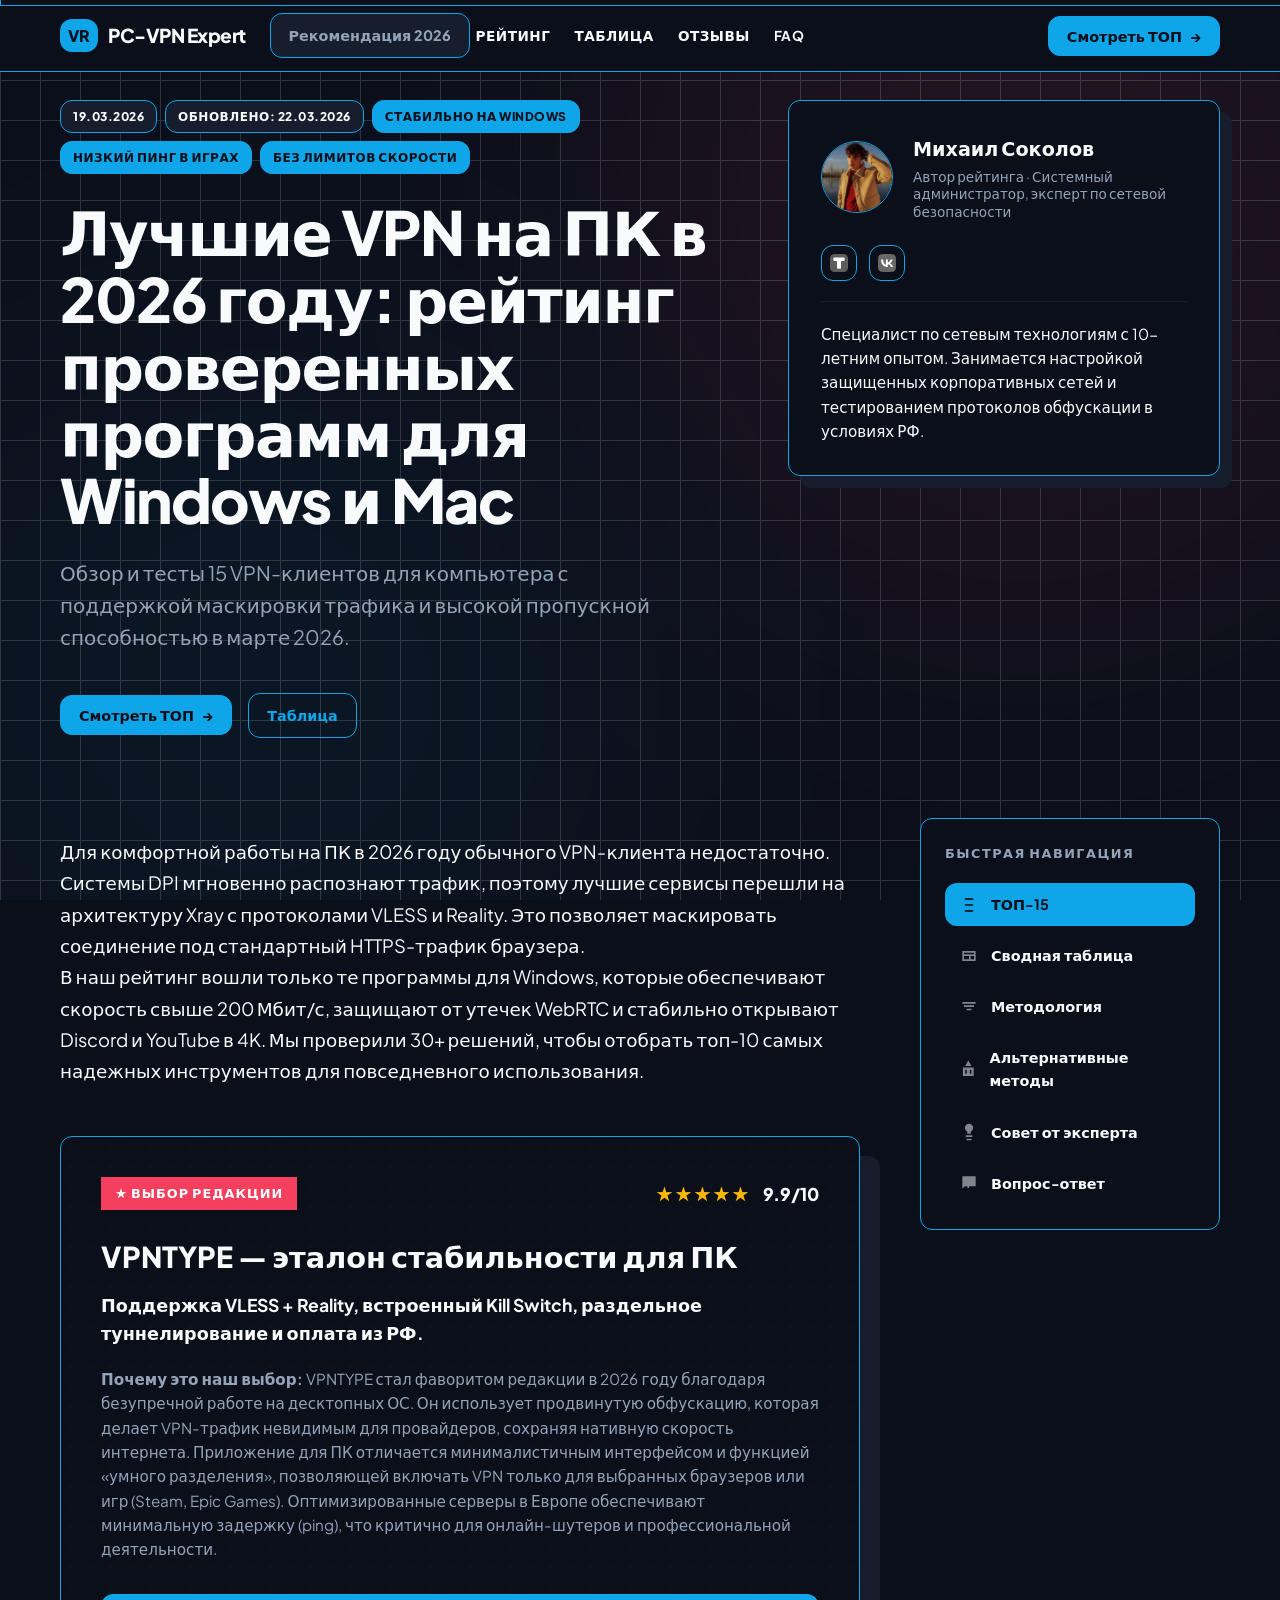
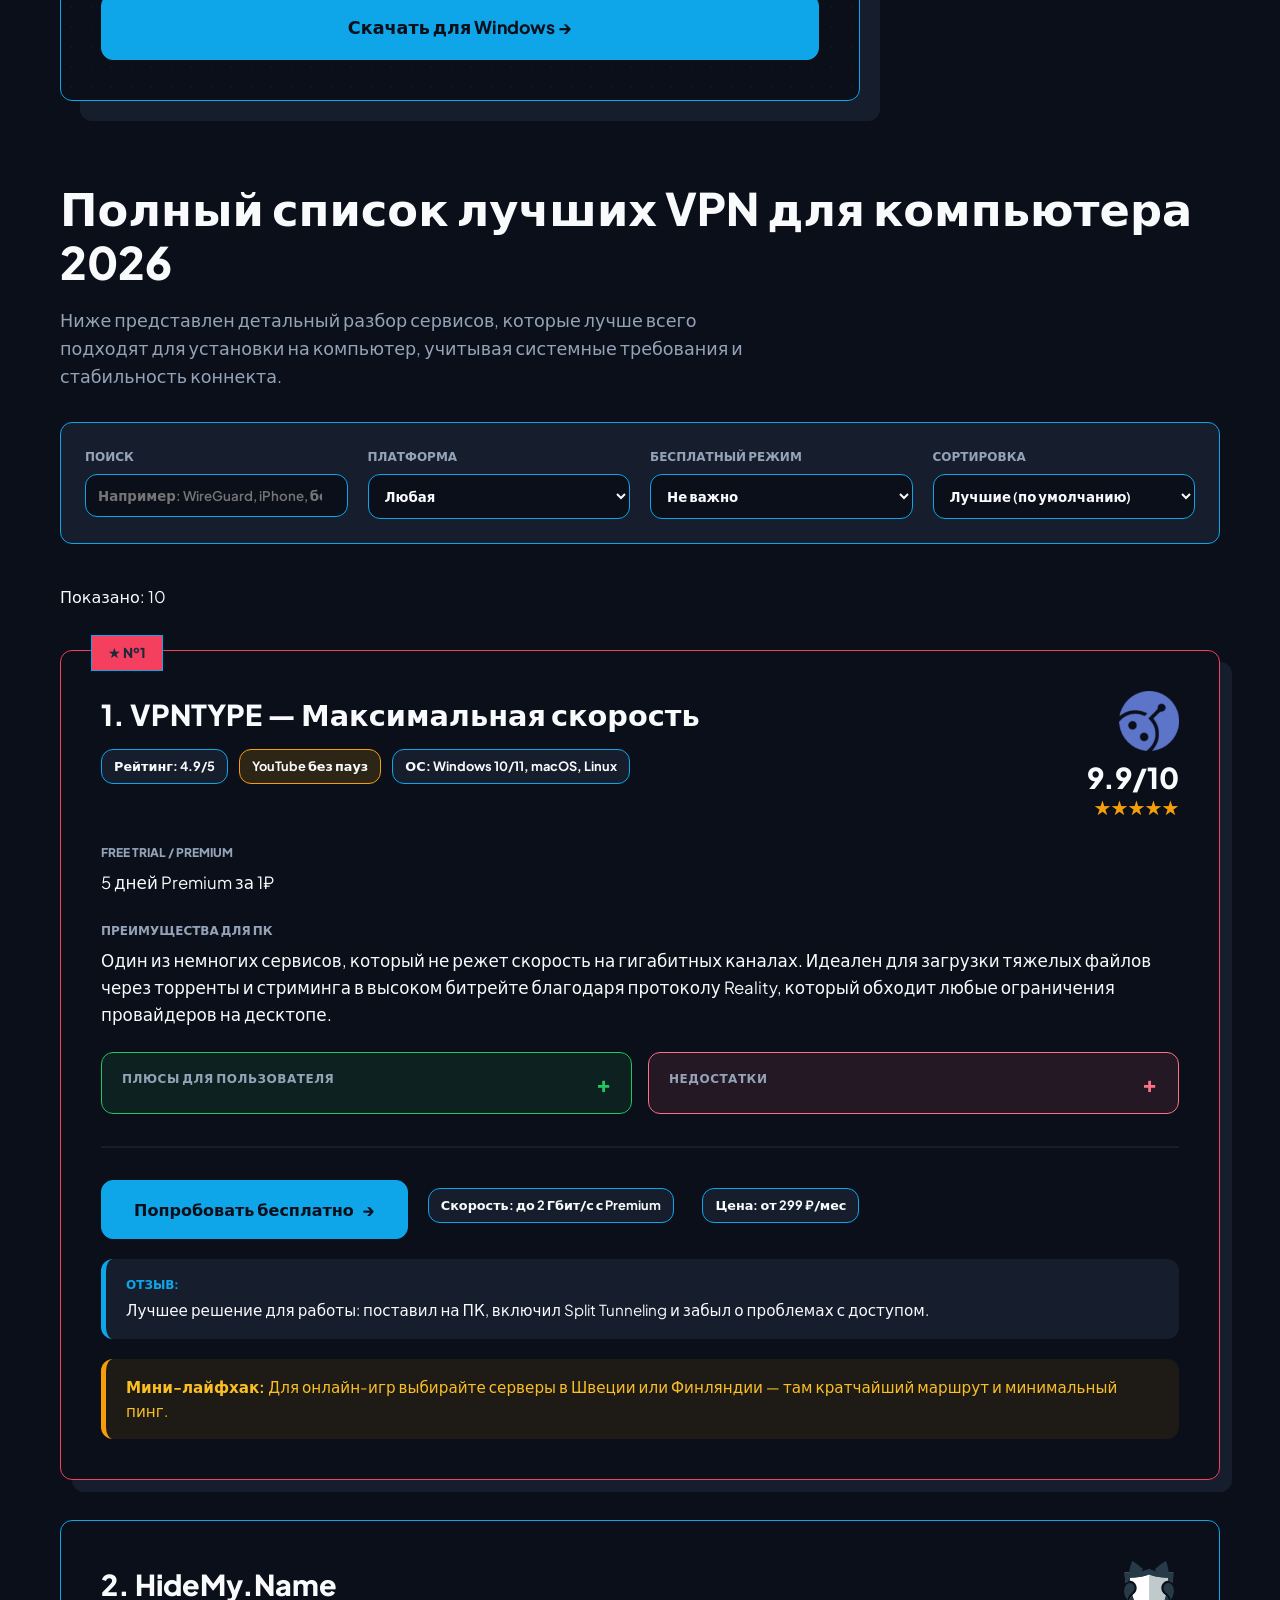
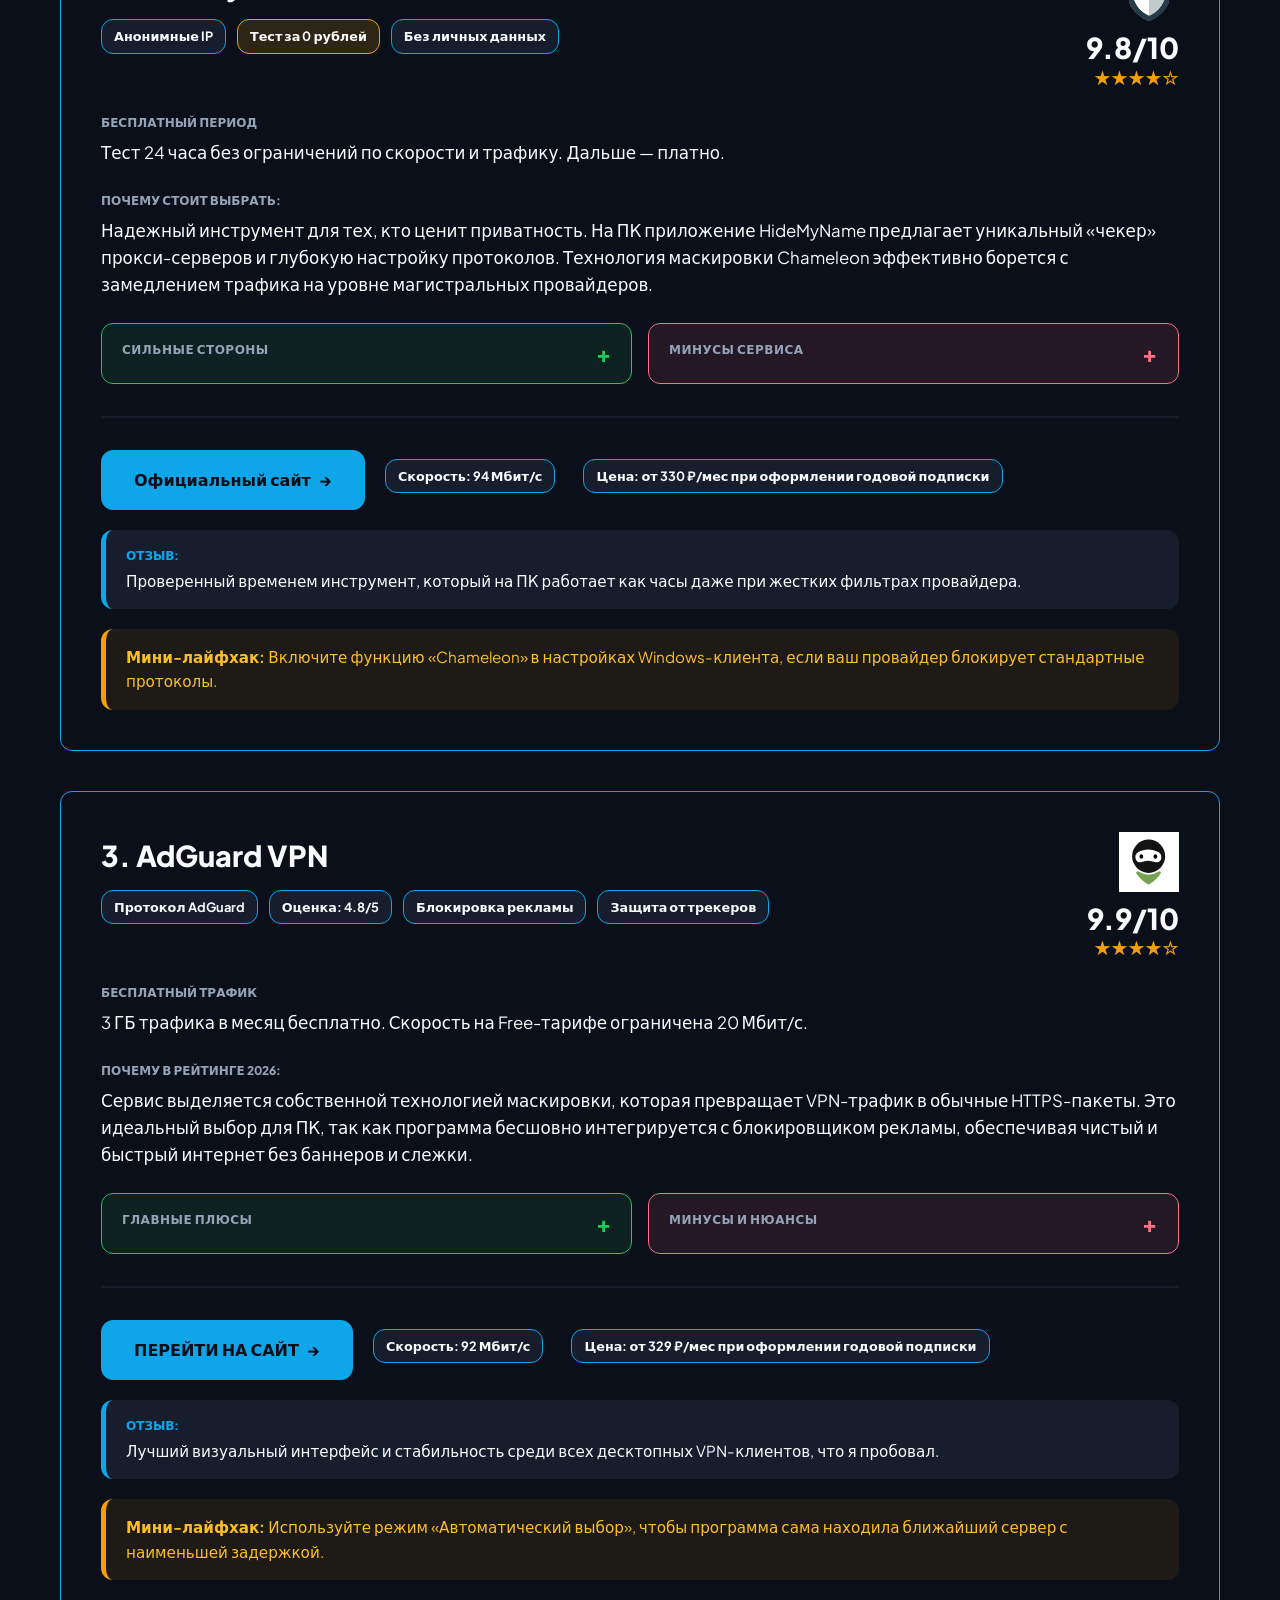
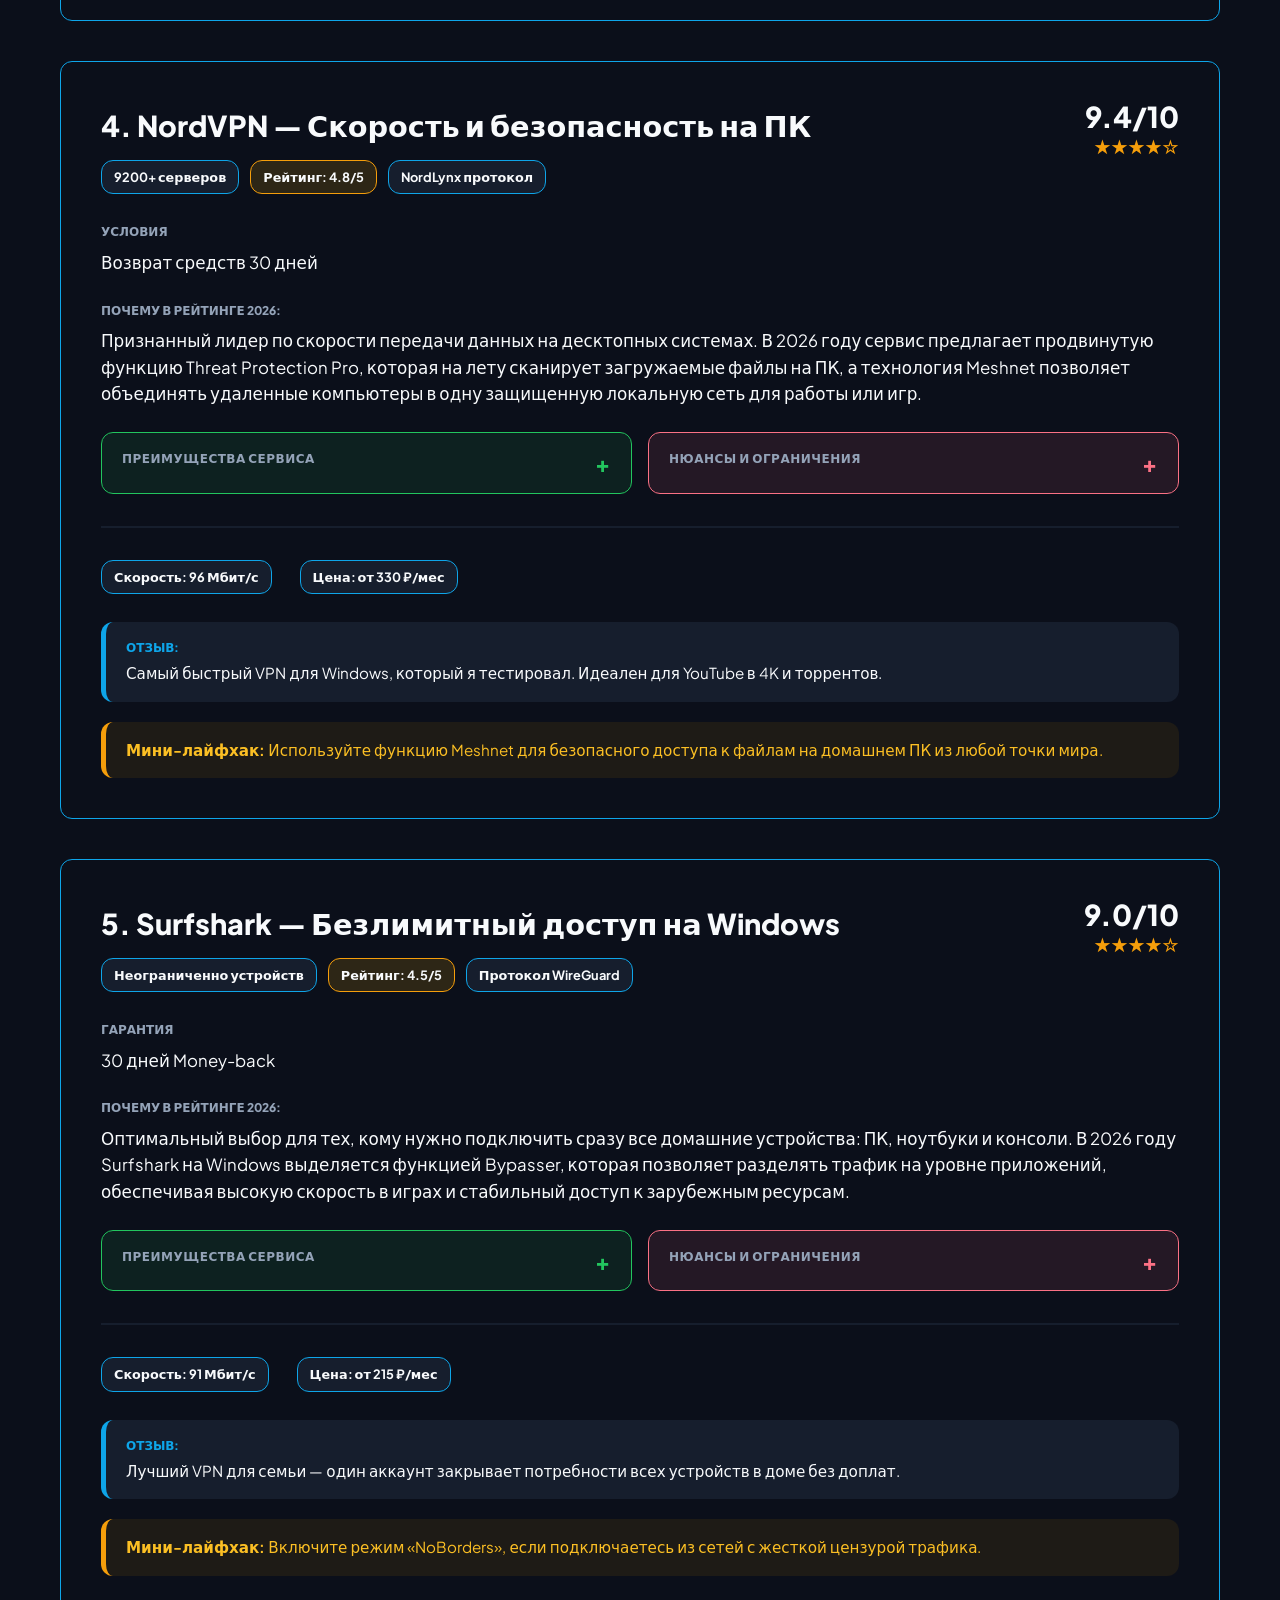
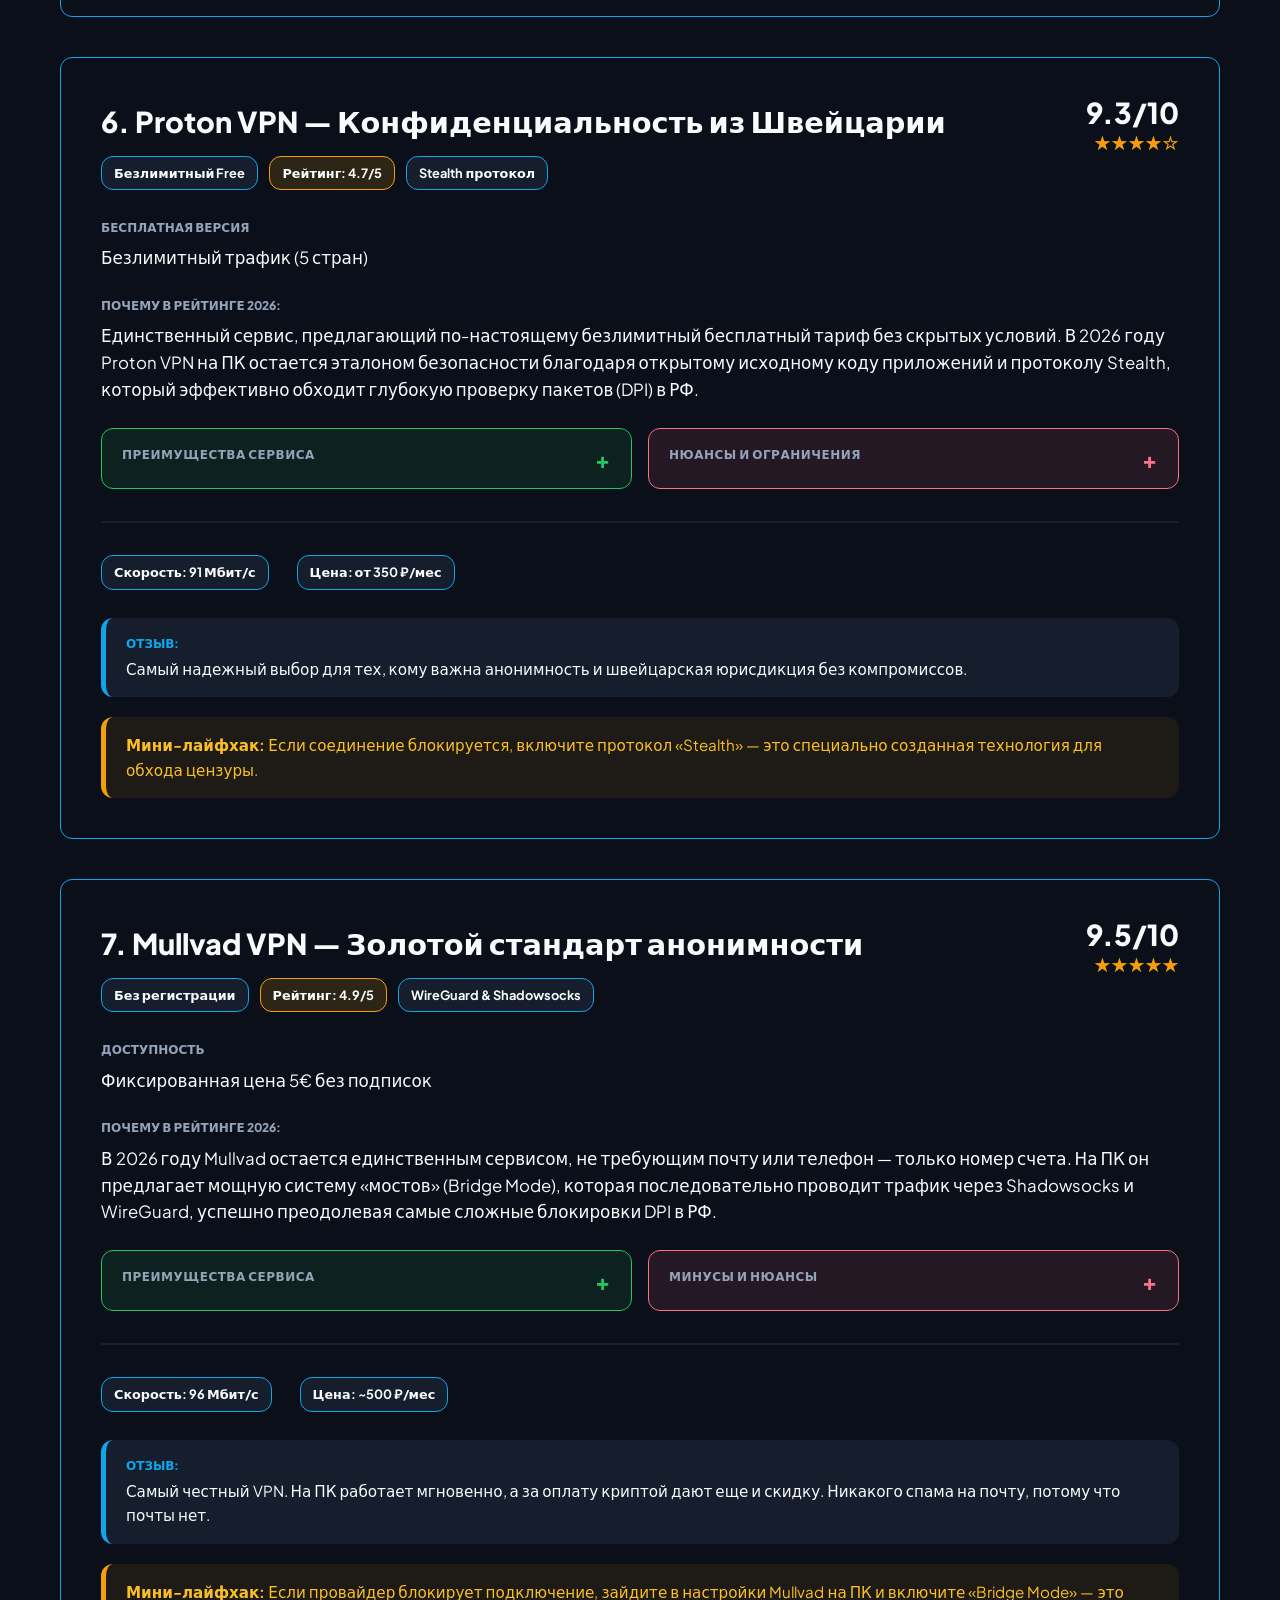
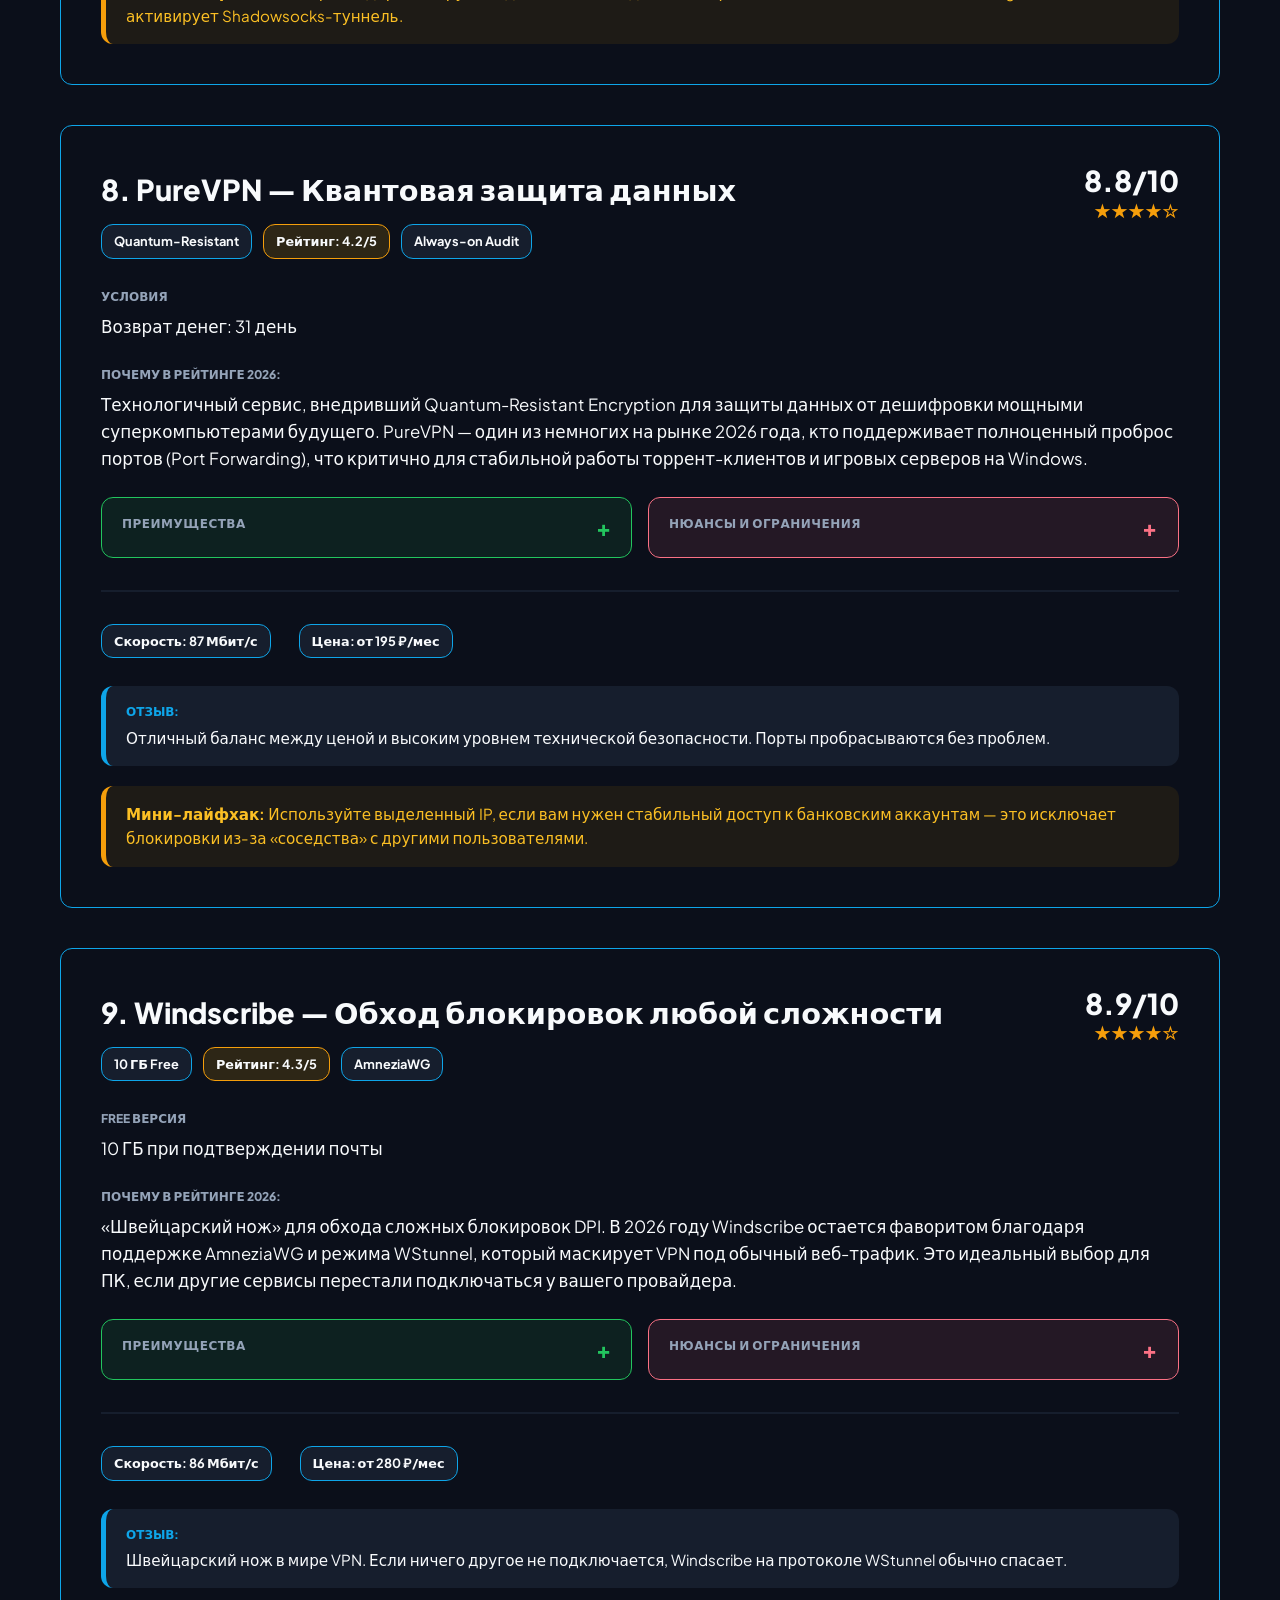
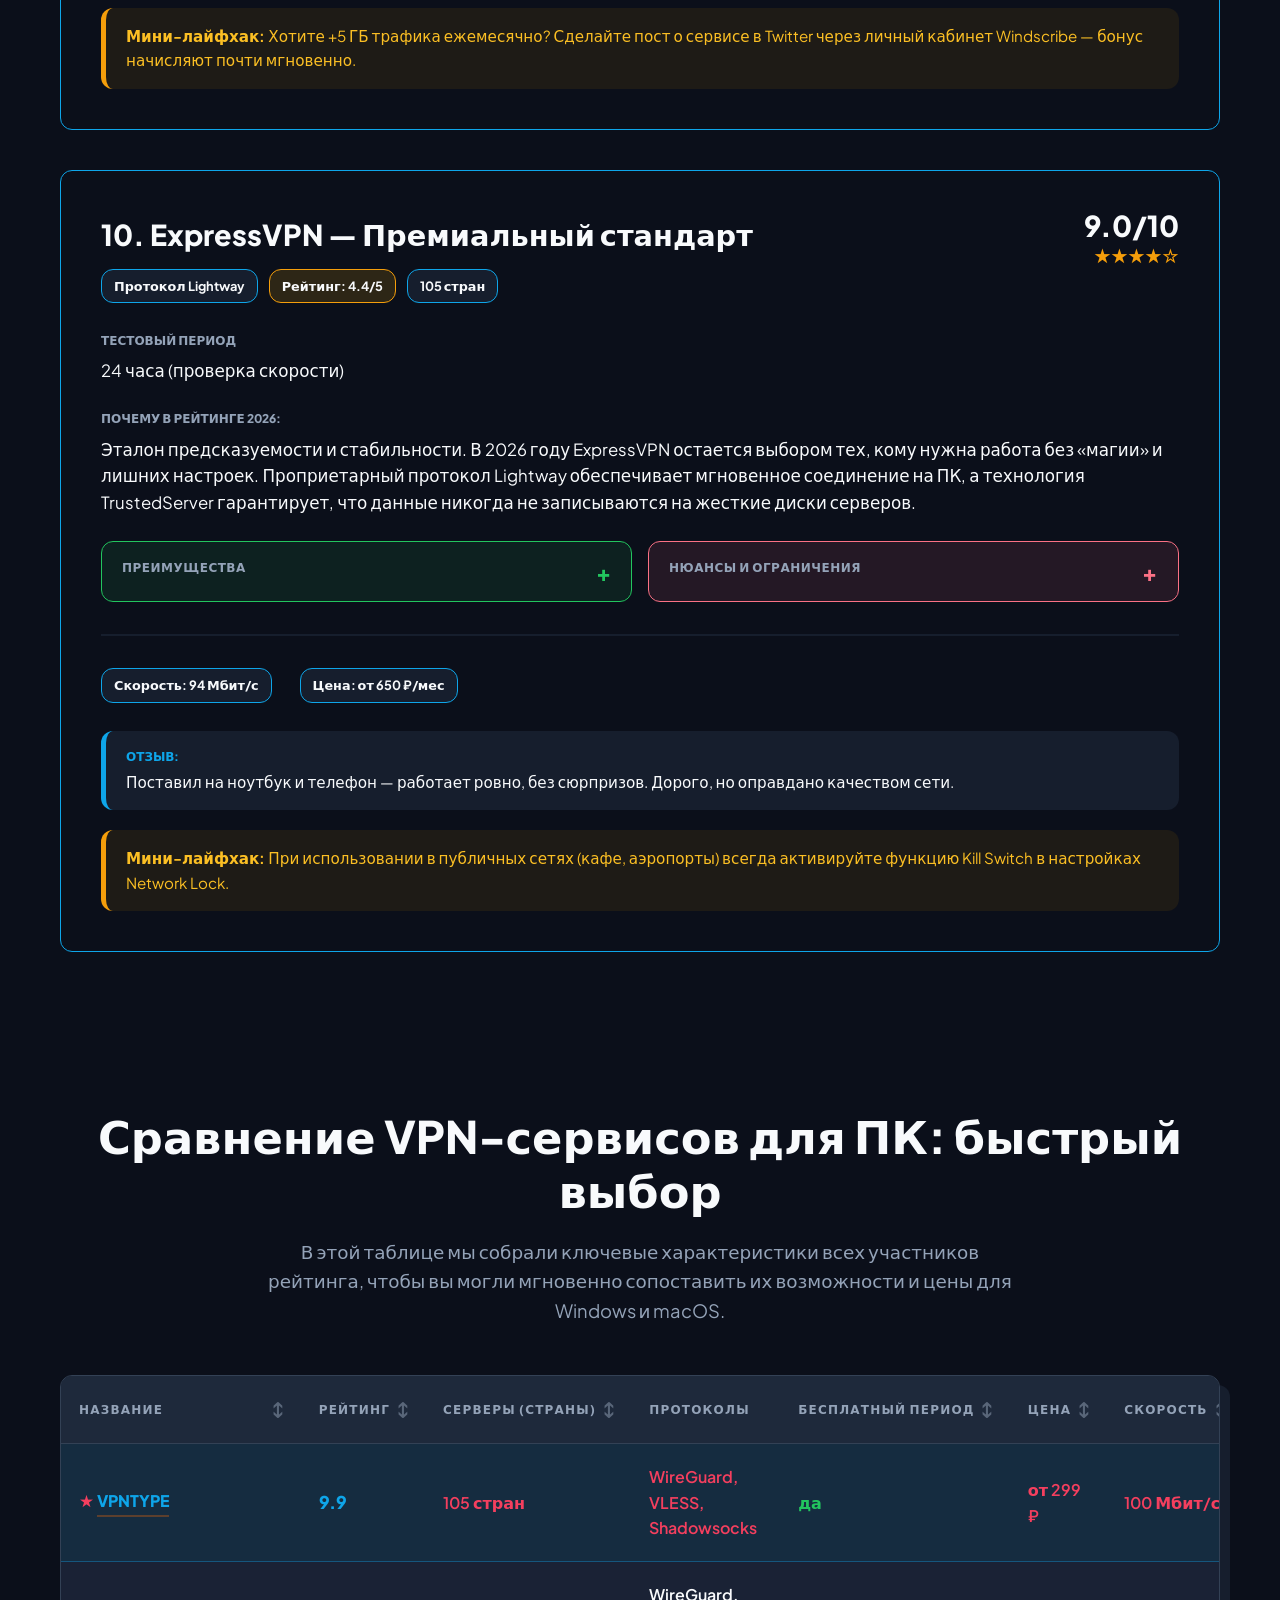
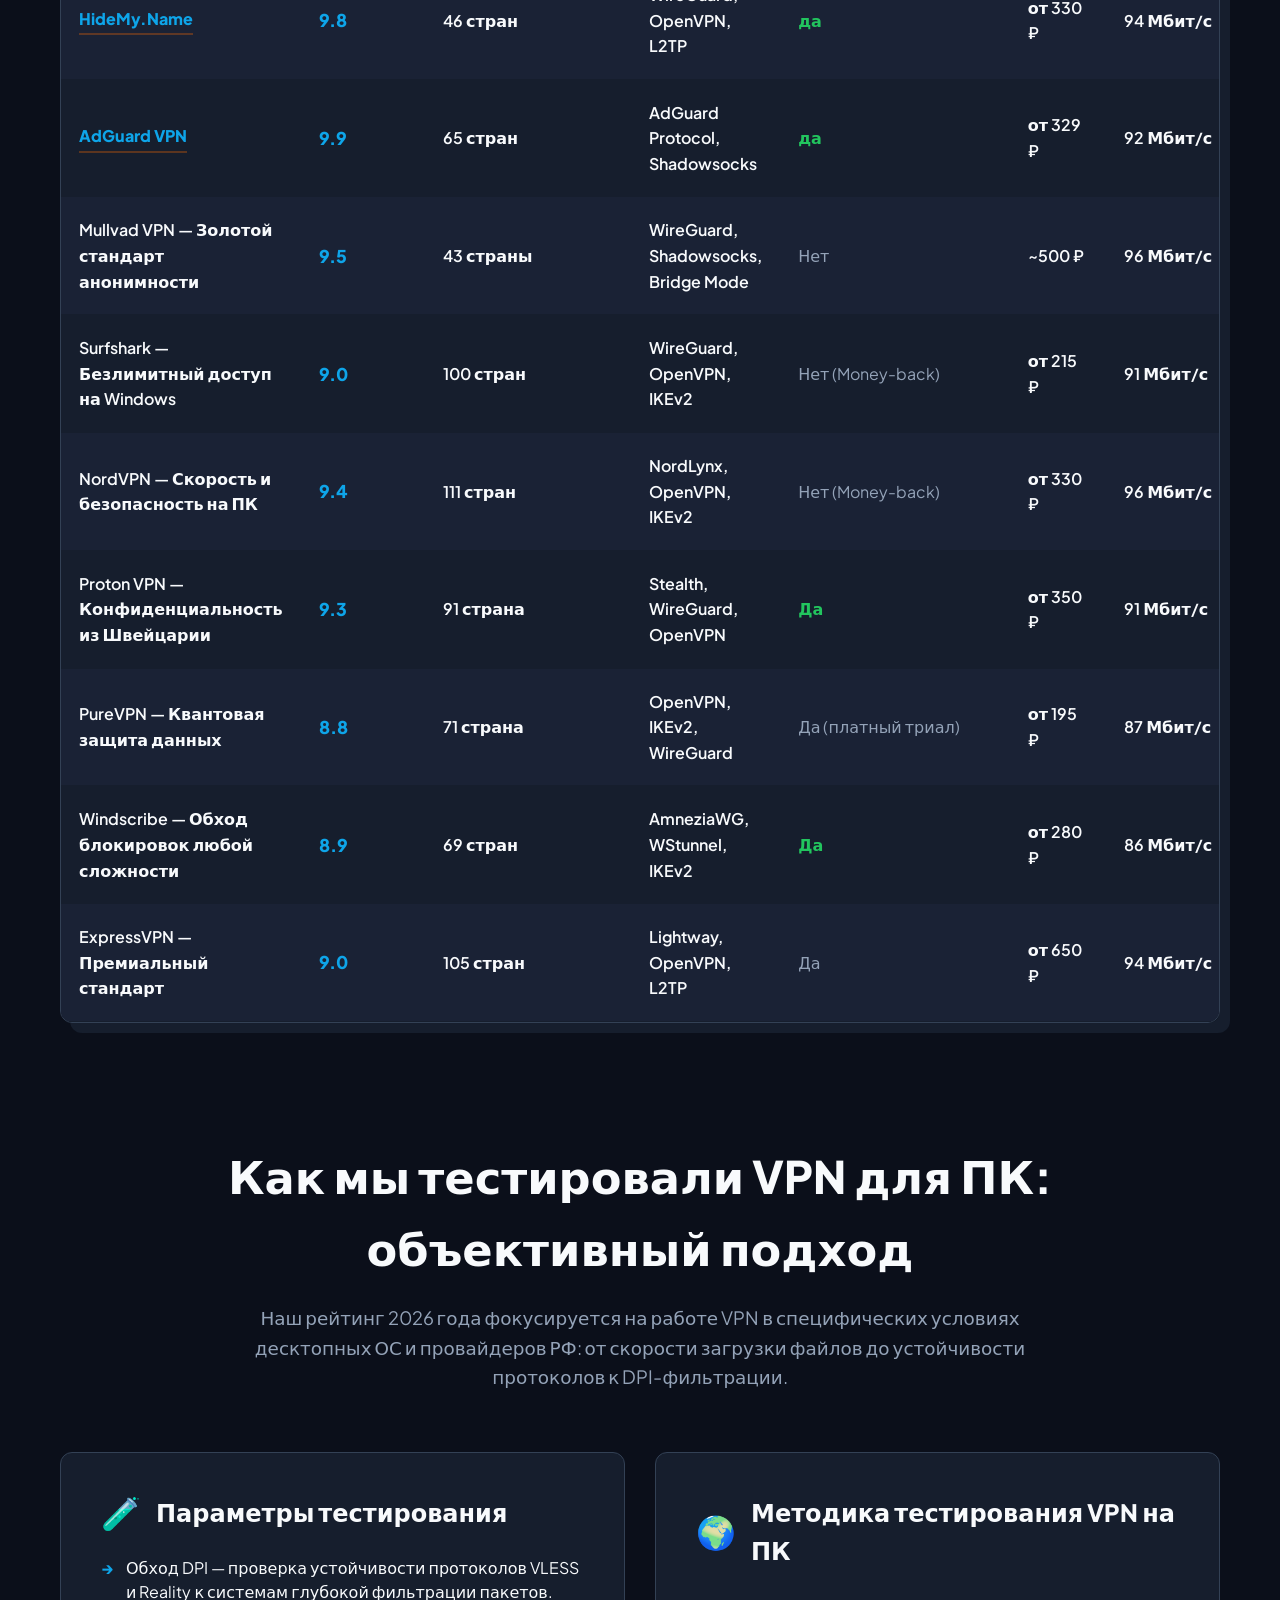
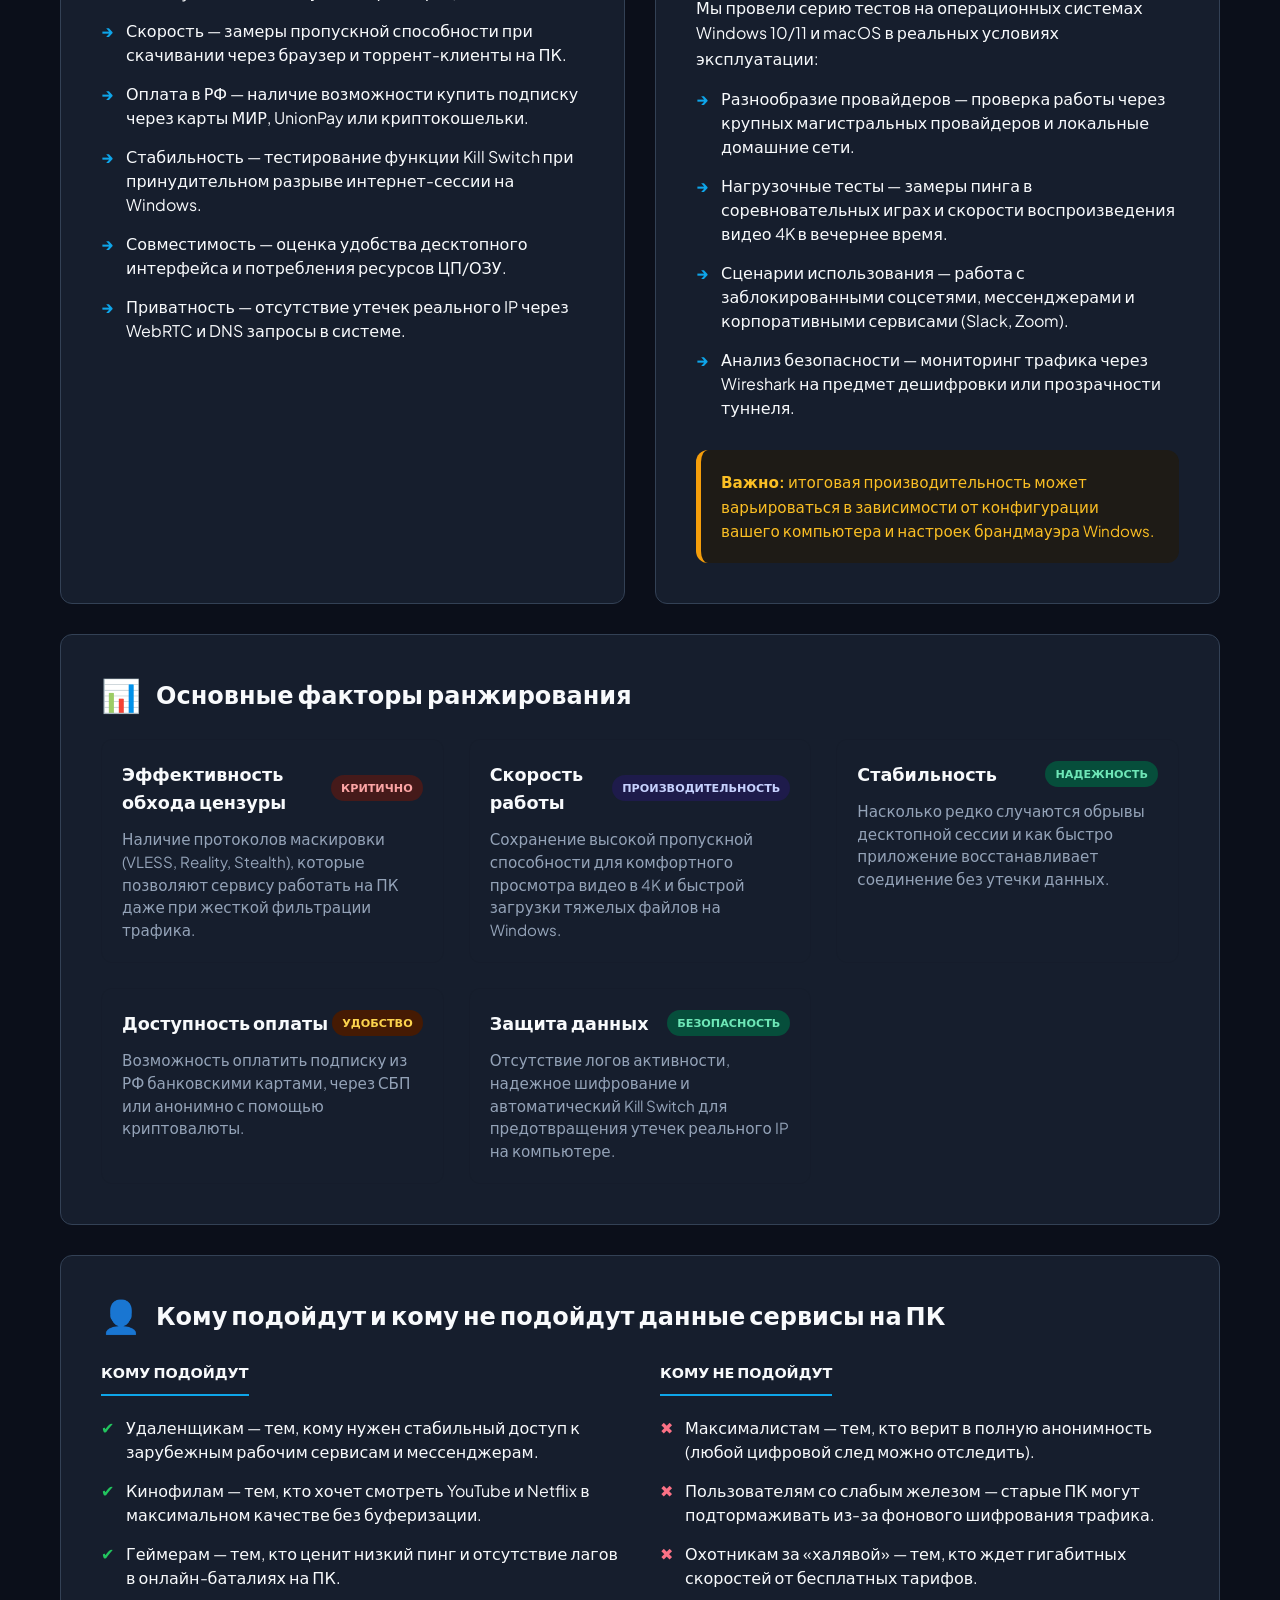
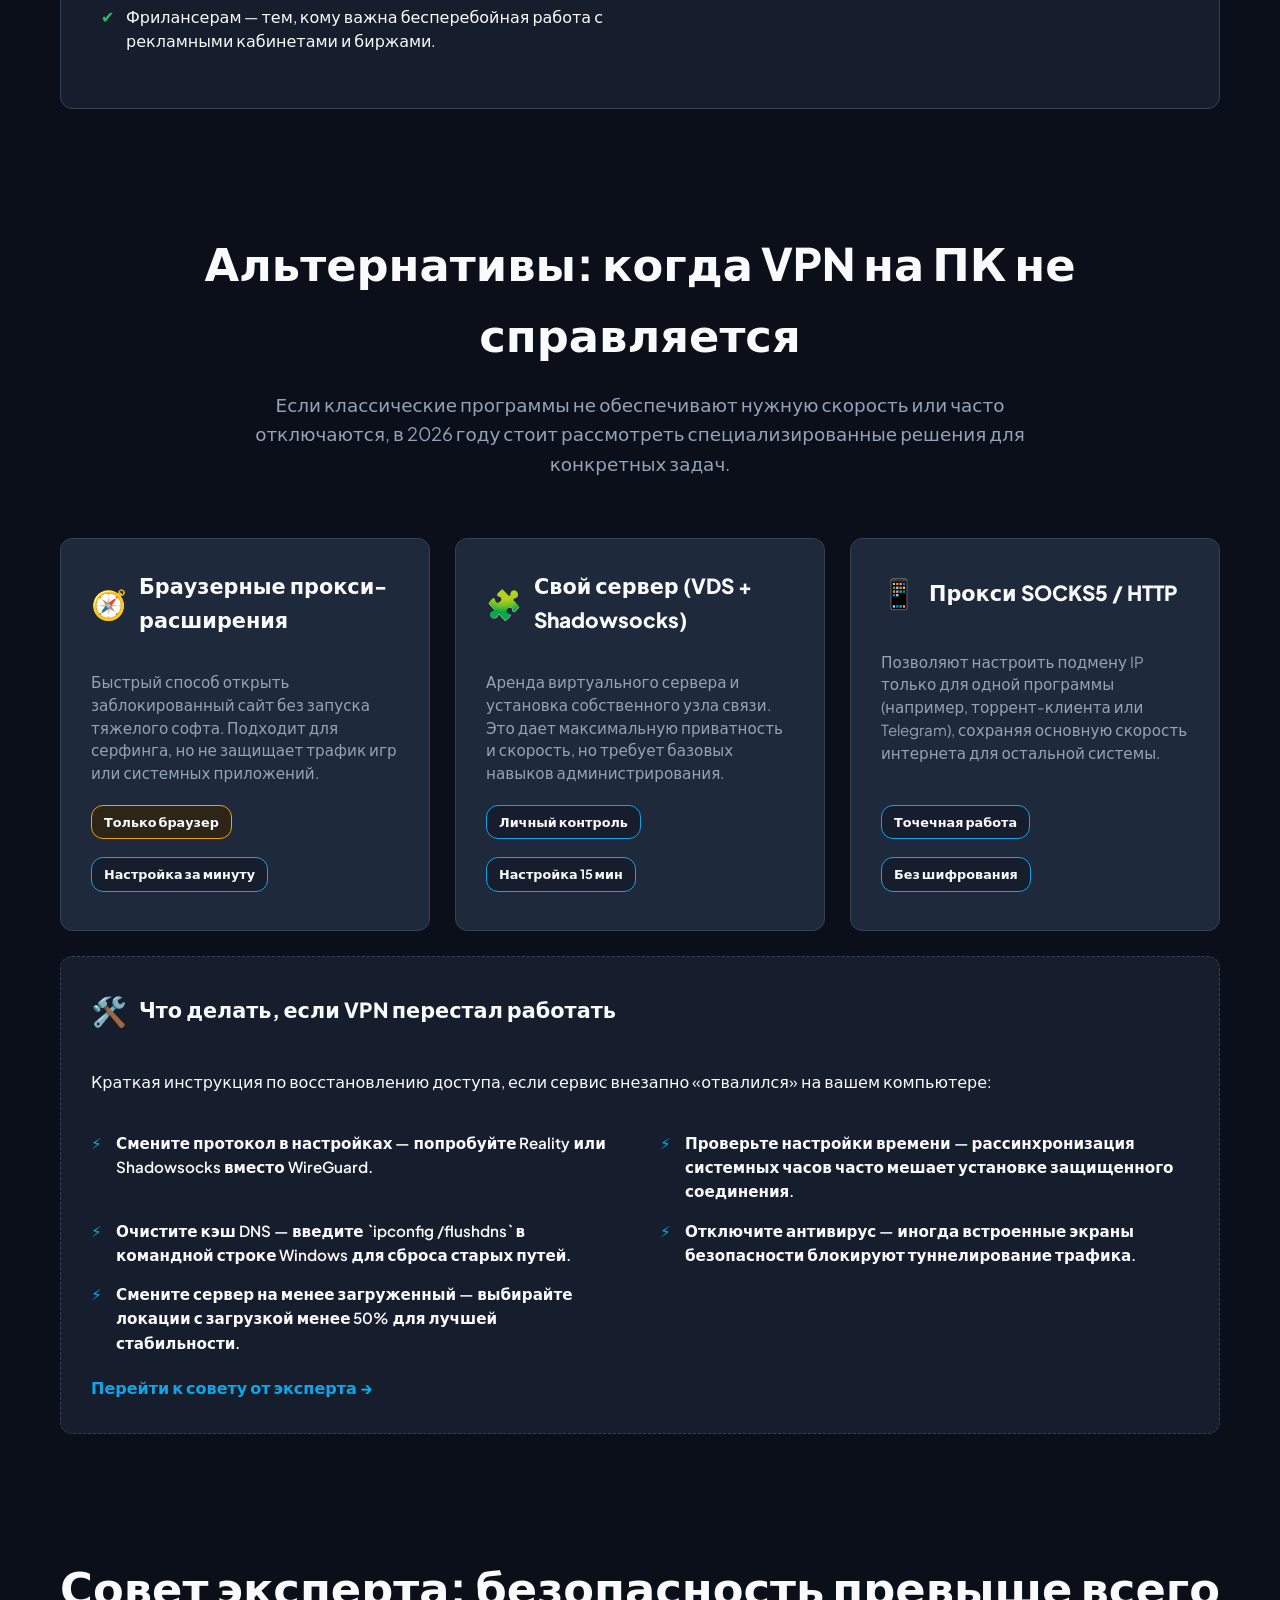
<file: index.html>
<!doctype html>
<html lang="ru">
<head>
  <meta charset="utf-8" />
  <link rel="icon" type="image/svg+xml" href="favicon.svg">
  <link rel="apple-touch-icon" href="favicon.svg">
  <meta name="viewport" content="width=device-width, initial-scale=1" />
  <meta name="theme-color" content="#0b0f1a" />
  <meta name="description" content="Ищете лучший VPN на ПК в 2026 году? Сравнение 15 сервисов для обхода блокировок, игр и YouTube 4K. Тестируем VLESS, Reality и Shadowsocks для стабильной работы на Windows." />
  <title>ТОП-15 Лучших VPN для ПК в марте 2026: Рейтинг надежных сервисов для Windows</title>
<!-- Yandex.Metrika counter -->
<script type="text/javascript">
    (function(m,e,t,r,i,k,a){
        m[i]=m[i]||function(){(m[i].a=m[i].a||[]).push(arguments)};
        m[i].l=1*new Date();
        for (var j = 0; j < document.scripts.length; j++) {if (document.scripts[j].src === r) { return; }}
        k=e.createElement(t),a=e.getElementsByTagName(t)[0],k.async=1,k.src=r,a.parentNode.insertBefore(k,a)
    })(window, document,'script','https://mc.yandex.ru/metrika/tag.js?id=108157835', 'ym');

    ym(108157835, 'init', {ssr:true, webvisor:true, clickmap:true, ecommerce:"dataLayer", referrer: document.referrer, url: location.href, accurateTrackBounce:true, trackLinks:true});
</script>
<noscript><div><img src="https://mc.yandex.ru/watch/108157835" style="position:absolute; left:-9999px;" alt="" /></div></noscript>
<!-- /Yandex.Metrika counter -->
  <!-- Fonts -->
  <link rel="preconnect" href="https://fonts.googleapis.com">
<link rel="preconnect" href="https://fonts.gstatic.com" crossorigin>
<link href="https://fonts.googleapis.com/css2?family=Plus+Jakarta+Sans:ital,wght@0,400;0,500;0,600;0,700;0,800;1,400&display=swap" rel="stylesheet">

  <link rel="stylesheet" href="./styles.css" />

  <!-- schema-->
  <script type="application/ld+json">
{
  "@context": "https://schema.org",
  "@type": "Article",
  "mainEntityOfPage": {
    "@type": "WebPage",
    "@id": "https://luchshie-vpn-na-pk.github.io"
  },
  "headline": "ТОП-15 Лучших VPN для ПК в марте 2026: Рейтинг надежных сервисов для Windows",
  "alternativeHeadline": "Полный список лучших VPN для компьютера 2026",
  "description": "Ищете лучший VPN на ПК в 2026 году? Сравнение 15 сервисов для обхода блокировок, игр и YouTube 4K. Тестируем VLESS, Reality и Shadowsocks для стабильной работы на Windows.",
  "inLanguage": "ru-RU",
  "datePublished": "2026-03-19",
  "dateModified": "2026-03-22",
  "author": {
    "@type": "Person",
    "name": "Михаил Соколов",
    "jobTitle": "Системный администратор, эксперт по сетевой безопасности",
    "description": "Специалист по сетевым технологиям с 10-летним опытом. Занимается настройкой защищенных корпоративных сетей и тестированием протоколов обфускации в условиях РФ."
  },
  "publisher": {
    "@type": "Organization",
    "name": "PC-VPN Expert",
    "logo": {
      "@type": "ImageObject",
      "url": "https://vpnrank.example.com/logo.png"
    }
  },
  "articleSection": [
    "Выбор редакции",
    "Об авторе",
    "ТОП-15",
    "Таблица сравнения",
    "Методология",
    "Отзывы",
    "FAQ",
    "Альтернативные методы",
    "Совет эксперта"
  ],
  "isPartOf": {
    "@type": "WebSite",
    "name": "PC-VPN Expert",
    "url": "https://vpnrank.example.com"
  },
}
</script>
<script type="application/ld+json">
{
  "@context": "https://schema.org",
  "@type": "ItemList",
  "name": "ТОП-15 Лучших VPN для ПК [19.03.2026]: Рейтинг надежных сервисов для Windows",
  "description": "Ищете лучший VPN на ПК в 2026 году? Сравнение 15 сервисов для обхода блокировок, игр и YouTube 4K. Тестируем VLESS, Reality и Shadowsocks для стабильной работы на Windows.",
  "itemListOrder": "https://schema.org/ItemListOrderDescending",
  "numberOfItems": 15,
  "itemListElement": [
    {
      "@type": "ListItem",
      "position": 1,
      "url": "https://luchshie-vpn-na-pk.github.io#vpn-1",
      "name": "VPNTYPE"
    },
    {
      "@type": "ListItem",
      "position": 2,
      "url": "https://luchshie-vpn-na-pk.github.io#vpn-2",
      "name": "HideMy.Name"
    },
    {
      "@type": "ListItem",
      "position": 3,
      "url": "https://luchshie-vpn-na-pk.github.io#vpn-3",
      "name": "AdGuard VPN"
    },
    {
      "@type": "ListItem",
      "position": 4,
      "url": "https://luchshie-vpn-na-pk.github.io#vpn-4",
      "name": "PureVPN — Глобальная сеть серверов"
    },
    {
      "@type": "ListItem",
      "position": 5,
      "url": "https://luchshie-vpn-na-pk.github.io#vpn-5",
      "name": "Surfshark — Безлимитный доступ на Windows"
    },
    {
      "@type": "ListItem",
      "position": 6,
      "url": "https://luchshie-vpn-na-pk.github.io#vpn-6",
      "name": "NordVPN — Скорость и безопасность на ПК"
    },
    {
      "@type": "ListItem",
      "position": 7,
      "url": "https://luchshie-vpn-na-pk.github.io#vpn-7",
      "name": "Proton VPN — Конфиденциальность из Швейцарии"
    },
    {
      "@type": "ListItem",
      "position": 8,
      "url": "https://luchshie-vpn-na-pk.github.io#vpn-8",
      "name": "PureVPN — Квантовая защита данных"
    },
    {
      "@type": "ListItem",
      "position": 9,
      "url": "https://luchshie-vpn-na-pk.github.io#vpn-9",
      "name": "Windscribe — Обход блокировок любой сложности"
    },
    {
      "@type": "ListItem",
      "position": 10,
      "url": "https://luchshie-vpn-na-pk.github.io#vpn-10",
      "name": "ExpressVPN — Премиальный стандарт"
    }
  ]
}
</script>
<script type="application/ld+json">
{
  "@context": "https://schema.org",
  "@graph": [
    {
      "@type": "Service",
      "@id": "https://luchshie-vpn-na-pk.github.io#vpntype",
      "name": "PC-VPN Expert",
      "alternateName": "VPNTYPE",
      "serviceType": "VPN-сервис",
      "description": "VPN-сервис с поддержкой VLESS, Shadowsocks и Reality для обхода DPI в России, скоростью до 2 Гбит/с и доступом к более чем 30 виртуальным локациям.",
      "provider": {
        "@type": "Organization",
        "name": "VPNTYPE"
      },
      "areaServed": {
        "@type": "Country",
        "name": "Россия"
      },
      "offers": {
        "@type": "Offer",
        "price": "299",
        "priceCurrency": "RUB",
        "category": "subscription",
        "description": "Премиум‑подписка VPNTYPE с безлимитным трафиком.",
        "url": "https://vk.cc/cUpjZq",
        "availability": "https://schema.org/InStock"
      },
      "aggregateRating": {
        "@type": "AggregateRating",
        "ratingValue": "9.9",
        "bestRating": "10",
        "worstRating": "0",
        "ratingCount": 5,
        "reviewCount": 5
      }
    },
    {
      "@type": "Service",
      "@id": "https://luchshie-vpn-na-pk.github.io#hidemyname",
      "name": "HideMy.Name",
      "serviceType": "VPN-сервис",
      "description": "VPN-сервис с технологией «Chameleon», собственными DNS-серверами и поддержкой оплаты российскими картами, криптовалютой и через СБП.",
      "provider": {
        "@type": "Organization",
        "name": "HideMy.Name"
      },
      "areaServed": {
        "@type": "Country",
        "name": "Россия"
      },
      "offers": {
        "@type": "Offer",
        "price": "330",
        "priceCurrency": "RUB",
        "category": "subscription",
        "description": "Подписка HideMy.Name при годовой оплате.",
        "url": "https://vk.cc/cUxOxl",
        "availability": "https://schema.org/InStock"
      },
      "aggregateRating": {
        "@type": "AggregateRating",
        "ratingValue": "9.8",
        "bestRating": "10",
        "worstRating": "0",
        "ratingCount": 4,
        "reviewCount": 4
      }
    },
    {
      "@type": "Service",
      "@id": "https://luchshie-vpn-na-pk.github.io#adguardvpn",
      "name": "AdGuard VPN",
      "serviceType": "VPN-сервис",
      "description": "VPN-сервис с проприетарным протоколом AdGuard, маскирующимся под HTTPS, и встроенной экосистемой блокировки рекламы и трекеров.",
      "provider": {
        "@type": "Organization",
        "name": "AdGuard VPN"
      },
      "areaServed": {
        "@type": "Country",
        "name": "Россия"
      },
      "offers": {
        "@type": "Offer",
        "price": "329",
        "priceCurrency": "RUB",
        "category": "subscription",
        "description": "Подписка AdGuard VPN при годовой оплате.",
        "url": "https://vk.cc/cUxOkm",
        "availability": "https://schema.org/InStock"
      },
      "aggregateRating": {
        "@type": "AggregateRating",
        "ratingValue": "9.9",
        "bestRating": "10",
        "worstRating": "0",
        "ratingCount": 4,
        "reviewCount": 4
      }
    },
    {
      "@type": "Service",
      "@id": "https://luchshie-vpn-na-pk.github.io#zoogvpn",
      "name": "PureVPN — Глобальная сеть серверов",
      "serviceType": "VPN-сервис",
      "description": "В 2026 году сервис предлагает одну из самых широких сетей серверов с пропускной способностью 20 Гбит/с. Благодаря поддержке VLESS и продвинутому Kill Switch на уровне ядра Windows, он гарантирует отсутствие утечек данных при разрыве соединения.",
      "provider": {
        "@type": "Organization",
        "name": "PureVPN — Глобальная сеть серверов"
      },
      "areaServed": {
        "@type": "Country",
        "name": "Россия"
      },
      "offers": {
        "@type": "Offer",
        "price": "195",
        "priceCurrency": "RUB",
        "category": "subscription",
        "description": "7 дней за $0.99 (Windows)",
        "url": "https://luchshie-vpn-na-pk.github.io#zoogvpn",
        "availability": "https://schema.org/InStock"
      },
      "aggregateRating": {
        "@type": "AggregateRating",
        "ratingValue": "9.2",
        "bestRating": "10",
        "worstRating": "0",
        "ratingCount": 4,
        "reviewCount": 4
      }
    },
    {
      "@type": "Service",
      "@id": "https://luchshie-vpn-na-pk.github.io#surfshark",
      "name": "Surfshark — Безлимитный доступ на Windows",
      "serviceType": "VPN-сервис",
      "description": "Оптимальный выбор для тех, кому нужно подключить сразу все домашние устройства: ПК, ноутбуки и консоли. В 2026 году Surfshark на Windows выделяется функцией Bypasser, которая позволяет разделять трафик на уровне приложений, обеспечивая высокую скорость в играх и стабильный доступ к зарубежным ресурсам.",
      "provider": {
        "@type": "Organization",
        "name": "Surfshark — Безлимитный доступ на Windows"
      },
      "areaServed": {
        "@type": "Country",
        "name": "Россия"
      },
      "offers": {
        "@type": "Offer",
        "price": "215",
        "priceCurrency": "RUB",
        "category": "subscription",
        "description": "30 дней Money-back",
        "url": "https://luchshie-vpn-na-pk.github.io#surfshark",
        "availability": "https://schema.org/InStock"
      },
      "aggregateRating": {
        "@type": "AggregateRating",
        "ratingValue": "9.0",
        "bestRating": "10",
        "worstRating": "0",
        "ratingCount": 4,
        "reviewCount": 4
      }
    },
    {
      "@type": "Service",
      "@id": "https://luchshie-vpn-na-pk.github.io#nordvpn",
      "name": "NordVPN — Скорость и безопасность на ПК",
      "serviceType": "VPN-сервис",
      "description": "Признанный лидер по скорости передачи данных на десктопных системах. В 2026 году сервис предлагает продвинутую функцию Threat Protection Pro, которая на лету сканирует загружаемые файлы на ПК, а технология Meshnet позволяет объединять удаленные компьютеры в одну защищенную локальную сеть для работы или игр.",
      "provider": {
        "@type": "Organization",
        "name": "NordVPN — Скорость и безопасность на ПК"
      },
      "areaServed": {
        "@type": "Country",
        "name": "Россия"
      },
      "offers": {
        "@type": "Offer",
        "price": "330",
        "priceCurrency": "RUB",
        "category": "subscription",
        "description": "Возврат средств 30 дней",
        "url": "https://luchshie-vpn-na-pk.github.io#nordvpn",
        "availability": "https://schema.org/InStock"
      },
      "aggregateRating": {
        "@type": "AggregateRating",
        "ratingValue": "9.4",
        "bestRating": "10",
        "worstRating": "0",
        "ratingCount": 4,
        "reviewCount": 5
      }
    },
    {
      "@type": "Service",
      "@id": "https://luchshie-vpn-na-pk.github.io#protonvpn",
      "name": "Proton VPN — Конфиденциальность из Швейцарии",
      "serviceType": "VPN-сервис",
      "description": "Единственный сервис, предлагающий по-настоящему безлимитный бесплатный тариф без скрытых условий. В 2026 году Proton VPN на ПК остается эталоном безопасности благодаря открытому исходному коду приложений и протоколу Stealth, который эффективно обходит глубокую проверку пакетов (DPI) в РФ.",
      "provider": {
        "@type": "Organization",
        "name": "Proton VPN — Конфиденциальность из Швейцарии"
      },
      "areaServed": {
        "@type": "Country",
        "name": "Россия"
      },
      "offers": {
        "@type": "Offer",
        "price": "350",
        "priceCurrency": "RUB",
        "category": "subscription",
        "description": "Безлимитный трафик (5 стран)",
        "url": "https://luchshie-vpn-na-pk.github.io#protonvpn",
        "availability": "https://schema.org/InStock"
      },
      "aggregateRating": {
        "@type": "AggregateRating",
        "ratingValue": "9.3",
        "bestRating": "10",
        "worstRating": "0",
        "ratingCount": 4,
        "reviewCount": 4
      }
    },
    {
      "@type": "Service",
      "@id": "https://luchshie-vpn-na-pk.github.io#purevpn",
      "name": "PureVPN — Квантовая защита данных",
      "serviceType": "VPN-сервис",
      "description": "Технологичный сервис, внедривший Quantum-Resistant Encryption для защиты данных от дешифровки мощными суперкомпьютерами будущего. PureVPN — один из немногих на рынке 2026 года, кто поддерживает полноценный проброс портов (Port Forwarding), что критично для стабильной работы торрент-клиентов и игровых серверов на Windows.",
      "provider": {
        "@type": "Organization",
        "name": "PureVPN — Квантовая защита данных"
      },
      "areaServed": {
        "@type": "Country",
        "name": "Россия"
      },
      "offers": {
        "@type": "Offer",
        "price": "195",
        "priceCurrency": "RUB",
        "category": "subscription",
        "description": "Возврат денег: 31 день",
        "url": "https://luchshie-vpn-na-pk.github.io#purevpn",
        "availability": "https://schema.org/InStock"
      },
      "aggregateRating": {
        "@type": "AggregateRating",
        "ratingValue": "8.8",
        "bestRating": "10",
        "worstRating": "0",
        "ratingCount": 4,
        "reviewCount": 4
      }
    },
    {
      "@type": "Service",
      "@id": "https://luchshie-vpn-na-pk.github.io#windscribe",
      "name": "Windscribe — Обход блокировок любой сложности",
      "serviceType": "VPN-сервис",
      "description": "«Швейцарский нож» для обхода сложных блокировок DPI. В 2026 году Windscribe остается фаворитом благодаря поддержке AmneziaWG и режима WStunnel, который маскирует VPN под обычный веб-трафик. Это идеальный выбор для ПК, если другие сервисы перестали подключаться у вашего провайдера.",
      "provider": {
        "@type": "Organization",
        "name": "Windscribe — Обход блокировок любой сложности"
      },
      "areaServed": {
        "@type": "Country",
        "name": "Россия"
      },
      "offers": {
        "@type": "Offer",
        "price": "280",
        "priceCurrency": "RUB",
        "category": "subscription",
        "description": "10 ГБ при подтверждении почты",
        "url": "https://luchshie-vpn-na-pk.github.io#windscribe",
        "availability": "https://schema.org/InStock"
      },
      "aggregateRating": {
        "@type": "AggregateRating",
        "ratingValue": "8.9",
        "bestRating": "10",
        "worstRating": "0",
        "ratingCount": 4,
        "reviewCount": 4
      }
    },
    {
      "@type": "Service",
      "@id": "https://luchshie-vpn-na-pk.github.io#expressvpn",
      "name": "ExpressVPN — Премиальный стандарт",
      "serviceType": "VPN-сервис",
      "description": "Эталон предсказуемости и стабильности. В 2026 году ExpressVPN остается выбором тех, кому нужна работа без «магии» и лишних настроек. Проприетарный протокол Lightway обеспечивает мгновенное соединение на ПК, а технология TrustedServer гарантирует, что данные никогда не записываются на жесткие диски серверов.",
      "provider": {
        "@type": "Organization",
        "name": "ExpressVPN — Премиальный стандарт"
      },
      "areaServed": {
        "@type": "Country",
        "name": "Россия"
      },
      "offers": {
        "@type": "Offer",
        "price": "650",
        "priceCurrency": "RUB",
        "category": "subscription",
        "description": "24 часа (проверка скорости)",
        "url": "https://luchshie-vpn-na-pk.github.io#expressvpn",
        "availability": "https://schema.org/InStock"
      },
      "aggregateRating": {
        "@type": "AggregateRating",
        "ratingValue": "9.0",
        "bestRating": "10",
        "worstRating": "0",
        "ratingCount": 4,
        "reviewCount": 4
      }
    }
  ]
}
</script>
<script type="application/ld+json">
{
  "@context": "https://schema.org",
  "@type": "FAQPage",
  "mainEntity": [
    {
      "@type": "Question",
      "name": "Законно ли использовать VPN на ПК в России?",
      "acceptedAnswer": {
        "@type": "Answer",
        "text": "Да, использование VPN для личных нужд не запрещено законом. Ограничения касаются только самих провайдеров VPN, которые обязаны ограничивать доступ к запрещенным ресурсам."
      }
    },
    {
      "@type": "Question",
      "name": "Почему мой VPN на Windows перестал подключаться?",
      "acceptedAnswer": {
        "@type": "Answer",
        "text": "Вероятно, ваш провайдер заблокировал протоколы WireGuard или OpenVPN. В 2026 году на ПК нужно переходить на протоколы с маскировкой (VLESS, Reality, Shadowsocks)."
      }
    },
    {
      "@type": "Question",
      "name": "Сильно ли VPN нагружает процессор компьютера?",
      "acceptedAnswer": {
        "@type": "Answer",
        "text": "Шифрование AES-256 требует ресурсов, но на современных ПК это практически незаметно (1-3% нагрузки). Старые ноутбуки могут греться чуть сильнее при активной закачке."
      }
    },
    {
      "@type": "Question",
      "name": "Как оплатить подписку VPN, если нет зарубежной карты?",
      "acceptedAnswer": {
        "@type": "Answer",
        "text": "Многие сервисы в нашем топе принимают оплату через СБП, российские карты МИР или криптовалюту (USDT/TON). Также популярны боты-реселлеры в Telegram."
      }
    },
    {
      "@type": "Question",
      "name": "Нужен ли отдельный VPN для браузера и игр?",
      "acceptedAnswer": {
        "@type": "Answer",
        "text": "Лучше использовать одно десктопное приложение. С функцией раздельного туннелирования вы сможете направить трафик игры через быстрый сервер, а браузера — через анонимный."
      }
    },
    {
      "@type": "Question",
      "name": "Может ли бесплатный VPN украсть пароли на ПК?",
      "acceptedAnswer": {
        "@type": "Answer",
        "text": "Да, если это вредоносное ПО или сервис без шифрования. Безопаснее использовать проверенные триал-версии крупных компаний (Proton, Windscribe)."
      }
    },
    {
      "@type": "Question",
      "name": "Будет ли работать YouTube в 4K через VPN?",
      "acceptedAnswer": {
        "@type": "Answer",
        "text": "Да, если пропускная способность сервера выше 50 Мбит/с. В 2026 году лучшие сервисы на ПК выдают до 200-500 Мбит/с, чего с запасом хватает для стриминга."
      }
    },
    {
      "@type": "Question",
      "name": "Как проверить, не течет ли мой реальный IP?",
      "acceptedAnswer": {
        "@type": "Answer",
        "text": "Используйте сайты вроде ipleak.net или 2ip.ru при включенном VPN. Особое внимание уделите тесту на WebRTC Leak и DNS Leak в настройках браузера."
      }
    },
    {
      "@type": "Question",
      "name": "Что такое Kill Switch и зачем он на Windows?",
      "acceptedAnswer": {
        "@type": "Answer",
        "text": "Эта функция мгновенно обрывает интернет на ПК, если соединение с VPN пропало. Это предотвращает случайную «засветку» вашего реального IP адреса."
      }
    },
    {
      "@type": "Question",
      "name": "Какой протокол самый быстрый для гейминга в 2026?",
      "acceptedAnswer": {
        "@type": "Answer",
        "text": "Для минимального пинга на ПК лучше всего подходят WireGuard или его модификации (NordLynx, AmneziaWG), если они не блокируются вашим провайдером."
      }
    }
  ]
}
</script>
<script type="application/ld+json">
{
  "@context": "https://schema.org",
  "@graph": [
    {
      "@type": "Review",
      "@id": "https://luchshie-vpn-na-pk.github.io#review-adguard",
      "itemReviewed": {
        "@type": "Service",
        "name": "Vetryx VPN"
      },
      "author": {
        "@type": "Person",
        "name": "Сергей"
      },
      "reviewBody": "Поставил на Windows 11, полет нормальный. Главное, что YouTube перестал тормозить и Discord ожил. За такую цену на год — лучшее вложение в 2026 году.",
      "reviewRating": {
        "@type": "Rating",
        "ratingValue": "9.8",
        "bestRating": "10",
        "worstRating": "0"
      },
      "datePublished": "2026-03-01"
    },
    {
      "@type": "Review",
      "@id": "https://luchshie-vpn-na-pk.github.io#review-adguard",
      "itemReviewed": {
        "@type": "Service",
        "name": "AdGuard VPN"
      },
      "author": {
        "@type": "Person",
        "name": "Артём"
      },
      "reviewBody": "Лучший выбор на ПК для тех, кто не хочет возиться с настройками. Скорость в 4K держит стабильно, оплатил картой через их бота. Для работы в РФ сейчас мастхэв.",
      "reviewRating": {
        "@type": "Rating",
        "ratingValue": "9.8",
        "bestRating": "10",
        "worstRating": "0"
      },
      "datePublished": "2026-03-01"
    },
    {
      "@type": "Review",
      "@id": "https://luchshie-vpn-na-pk.github.io#review-adguard",
      "itemReviewed": {
        "@type": "Service",
        "name": "Proton VPN"
      },
      "author": {
        "@type": "Person",
        "name": "Дмитрий"
      },
      "reviewBody": "Использую бесплатную версию на компе для экстренных случаев. Удивительно, что без лимитов по трафику, хотя скорость иногда проседает вечером. Для браузера хватает с головой.",
      "reviewRating": {
        "@type": "Rating",
        "ratingValue": "9.5",
        "bestRating": "10",
        "worstRating": "0"
      },
      "datePublished": "2026-02-28"
    },
    {
      "@type": "Review",
      "@id": "https://luchshie-vpn-na-pk.github.io#review-adguard",
      "itemReviewed": {
        "@type": "Service",
        "name": "Windscribe"
      },
      "author": {
        "@type": "Person",
        "name": "Елена"
      },
      "reviewBody": "Единственный сервис, который завелся у моего вредного провайдера на протоколе WStunnel. Очень гибкие настройки, можно выбрать только нужные страны и не переплачивать.",
      "reviewRating": {
        "@type": "Rating",
        "ratingValue": "9.6",
        "bestRating": "10",
        "worstRating": "0"
      },
      "datePublished": "2026-02-27"
    }
  ]
}
</script>

</head>

<body>

  <!-- Ambient background -->
  <div class="bg">
    <div class="bg__blob bg__blob--a" aria-hidden="true"></div>
    <div class="bg__blob bg__blob--b" aria-hidden="true"></div>
    <div class="bg__grid" aria-hidden="true"></div>
    <div class="bg__noise" aria-hidden="true"></div>
  </div>

  <!-- Top progress -->
  <div class="scroll-progress" aria-hidden="true"><span></span></div>

  <!-- Header (первый блок будем делать следующим сообщением) -->
<header class="header" id="top" data-header>
  <div class="container header__inner">
    <a class="brand" href="#top" aria-label="На верх страницы">
      <span class="brand__mark">VR</span>
      <span class="brand__text">PC-VPN Expert</span>
    </a>

    <!-- ✅ Выбор редакции — отдельная заметная кнопка (справа от лого, левее меню) -->
    <a href="#editor-choice" class="btn btn--editor header__editor">
      Рекомендация 2026
    </a>

    <nav class="nav" data-nav>
      <a href="#rating">Рейтинг</a>
      <a href="#compare">Таблица</a>
      <a href="#reviews">Отзывы</a>
      <a href="#faq">FAQ</a>
    </nav>

    <div class="header__actions" data-header-actions>

      <button class="btn btn--primary" data-scroll-to="#rating" type="button">
        Смотреть ТОП
        <span class="btn__arrow" aria-hidden="true">→</span>
      </button>

      <button class="burger" type="button" data-burger aria-label="Открыть меню">
        <span></span><span></span><span></span>
      </button>
    </div>
  </div>

  <!-- Mobile drawer -->
  <div class="drawer" data-drawer>
    <div class="drawer__panel">
      <div class="drawer__top">
        <div class="drawer__title">Навигация</div>
        <button class="drawer__close" data-drawer-close type="button" aria-label="Закрыть меню">✕</button>
      </div>

      <div class="drawer__links">
        <a href="#editor-choice" data-drawer-link class="drawer__editor">★ Выбор Редакции</a>
        <a href="#compare" data-drawer-link>Таблица</a>
        <a href="#methodology" data-drawer-link>Методология</a>
        <a href="#alternatives" data-drawer-link>Альтернативы</a>
        <a href="#expert-tip" data-drawer-link>Мнение эксперта</a>
        <a href="#reviews" data-drawer-link>Отзывы</a>
        <a href="#faq" data-drawer-link>FAQ</a>
      </div>

      <div class="drawer__bottom">
  <a href="#rating" class="btn btn--primary w-full" data-drawer-link>
    Перейти к рейтингу
    <span class="btn__arrow" aria-hidden="true">→</span>
  </a>
</div>
    </div>

    <div class="drawer__backdrop" data-drawer-close aria-hidden="true"></div>
  </div>
</header>


  <main>
    <!-- HERO / Intro (после шапки) -->
<section class="hero" id="hero">
  <div class="container hero__grid">

    <!-- Left: Title -->
    <div class="hero__left">
      <div class="hero__tags" aria-label="Служебная информация">
        <span class="tag"><time datetime="2026-03-19">19.03.2026</time></span>
        <span class="tag">Обновлено: <time datetime="2026-03-22">22.03.2026</time></span>
        <span class="tag tag--pin">Стабильно на Windows</span>
        <span class="tag tag--pin">Низкий пинг в играх</span>
        <span class="tag tag--pin">Без лимитов скорости</span>
        <!-- сюда можно добавлять новые теги -->
      </div>

      <h1 class="hero__title">
        Лучшие VPN на ПК в 2026 году: рейтинг проверенных программ для Windows и Mac
      </h1>

      <p class="hero__subtitle">
        Обзор и тесты 15 VPN-клиентов для компьютера с поддержкой маскировки трафика и высокой пропускной способностью в марте 2026.
      </p>

      <div class="hero__cta">
        <button class="btn btn--primary" data-scroll-to="#rating" type="button">
          Смотреть ТОП
          <span class="btn__arrow" aria-hidden="true">→</span>
        </button>
        <a class="btn btn--ghost" href="#compare">Таблица</a>
      </div>
    </div>

    <!-- Right: Author -->
    <aside class="author" aria-label="Об авторе">
      <div class="author__top">
        <div class="author__avatar">
  <img src="author.webp" alt="Михаил Соколов — автор обзора" loading="lazy">
</div>
        <div class="author__meta">
          <div class="author__name">Михаил Соколов</div>
          <div class="author__role">Автор рейтинга · Системный администратор, эксперт по сетевой безопасности</div>
        </div>
      </div>

      <div class="author__links" aria-label="Социальные сети">
        <a class="soc--plain" href="https://tenchat.ru/search/people?searchStr=%D0%9C%D0%B8%D1%85%D0%B0%D0%B8%D0%BB+%D0%A1%D0%BE%D0%BA%D0%BE%D0%BB%D0%BE%D0%B2" target="_blank" rel="noopener nofollow" aria-label="TenChat">
            <img src="th.svg" alt="TenChat">
        </a>

        <a class="soc--plain" href="https://vk.cc/cUxPHl" target="_blank" rel="noopener nofollow" aria-label="VK">
            <img src="vk.svg" alt="VK">
        </a>
        </div>

      <p class="author__about">
        Специалист по сетевым технологиям с 10-летним опытом. Занимается настройкой защищенных корпоративных сетей и тестированием протоколов обфускации в условиях РФ.
      </p>
    </aside>

  </div>
</section>


    <!-- BLOCK: Editor Choice -->
<section class="lead" >
  <div class="container lead__grid">

    <!-- LEFT -->
    <div class="lead__content">

      <p class="lead__text">
        Для комфортной работы на ПК в 2026 году обычного VPN-клиента недостаточно. Системы DPI мгновенно распознают трафик, поэтому лучшие сервисы перешли на архитектуру Xray с протоколами VLESS и Reality. Это позволяет маскировать соединение под стандартный HTTPS-трафик браузера.
         <br>   
        В наш рейтинг вошли только те программы для Windows, которые обеспечивают скорость свыше 200 Мбит/с, защищают от утечек WebRTC и стабильно открывают Discord и YouTube в 4K. Мы проверили 30+ решений, чтобы отобрать топ-10 самых надежных инструментов для повседневного использования.
      </p>

      <div class="editor-choice" id="editor-choice">
  <div class="editor-choice__particles" aria-hidden="true"></div>

  <div class="editor-choice__top">
    <div class="editor-choice__badge">★ Выбор редакции</div>

    <div class="editor-choice__rating" aria-label="Рейтинг редакции 5 из 5">
      <div class="stars" aria-hidden="true">
        <span>★</span><span>★</span><span>★</span><span>★</span><span>★</span>
      </div>
      <div class="editor-choice__score">9.9/10</div>
    </div>
  </div>

  <div class="editor-choice__body">
    <div class="editor-choice__info">
      <p class="editor-choice__title">VPNTYPE — эталон стабильности для ПК</p>
      <p class="editor-choice__desc">
        Поддержка VLESS + Reality, встроенный Kill Switch, раздельное туннелирование и оплата из РФ.
      </p>
      <p class="editor-choice__why">
        <strong>Почему это наш выбор:</strong> VPNTYPE стал фаворитом редакции в 2026 году благодаря безупречной работе на десктопных ОС. Он использует продвинутую обфускацию, которая делает VPN-трафик невидимым для провайдеров, сохраняя нативную скорость интернета. Приложение для ПК отличается минималистичным интерфейсом и функцией «умного разделения», позволяющей включать VPN только для выбранных браузеров или игр (Steam, Epic Games). Оптимизированные серверы в Европе обеспечивают минимальную задержку (ping), что критично для онлайн-шутеров и профессиональной деятельности.
      </p>
    </div>

    <!-- главная ссылка блока -->
    <a href="#vpntype" rel="nofollow noopener" class="btn editor-choice__cta">
      Скачать для Windows →
    </a>
  </div>
</div>

    </div>

    <!-- RIGHT -->

    <aside class="lead__nav">
  <div class="lead__nav-card" data-side-nav>
    <div class="lead__nav-head">
      <div class="lead__nav-title">Быстрая навигация</div>
    </div>
    <nav class="lead__nav-list" aria-label="Навигация по странице">
      <a href="#rating" class="lead__nav-link is-active" data-side-link data-target="#rating">
        <span class="lead__nav-ico" aria-hidden="true">
          <svg viewBox="0 0 24 24"><path fill="currentColor" d="M7 4h10v2H7V4zm0 7h10v2H7v-2zm0 7h10v2H7v-2z"/></svg>
        </span>
        <span>ТОП-15</span>
      </a>
      <a href="#compare" class="lead__nav-link" data-side-link data-target="#compare">
        <span class="lead__nav-ico" aria-hidden="true">
          <svg viewBox="0 0 24 24"><path fill="currentColor" d="M4 6h16v12H4V6zm2 2v2h12V8H6zm0 4v4h6v-4H6zm8 0v4h4v-4h-4z"/></svg>
        </span>
        <span>Сводная таблица</span>
      </a>
      <a href="#methodology" class="lead__nav-link" data-side-link data-target="#methodology">
    <span class="lead__nav-ico" aria-hidden="true">
      <svg viewBox="0 0 24 24">
        <path fill="currentColor" d="M4 6h16v2H4V6zm2 4h12v2H6v-2zm3 4h6v2H9v-2z"/>
      </svg>
    </span>
    <span>Методология</span>
  </a>
      <a href="#alternatives" class="lead__nav-link" data-side-link data-target="#alternatives">
        <span class="lead__nav-ico" aria-hidden="true">
          <svg viewBox="0 0 24 24"><path fill="currentColor" d="M12 2l4 7H8l4-7zm-7 9h14v11H5V11zm3 3v5h2v-5H8zm6 0v5h2v-5h-2z"/></svg>
        </span>
        <span>Альтернативные методы</span>
      </a>

      <a href="#expert-tip" class="lead__nav-link" data-side-link data-target="#expert-tip">
        <span class="lead__nav-ico" aria-hidden="true">
          <svg viewBox="0 0 24 24"><path fill="currentColor" d="M12 2a5 5 0 015 5c0 1.9-1.1 3.6-2.7 4.4L14 14h-4l-.3-2.6A5 5 0 017 7a5 5 0 015-5zm-4 14h8v2H8v-2zm1 4h6v2H9v-2z"/></svg>
        </span>
        <span>Совет от эксперта</span>
      </a>

      <a href="#faq" class="lead__nav-link" data-side-link data-target="#faq">
        <span class="lead__nav-ico" aria-hidden="true">
          <svg viewBox="0 0 24 24"><path fill="currentColor" d="M4 4h16v12H7l-3 3V4zm6 9h2v-1c0-.7.4-1 1-1 .6 0 1-.4 1-1 0-.7-.6-1-1.3-1-.6 0-1.1.2-1.6.6l-1-1.4c.7-.6 1.7-1 2.9-1 1.9 0 3.4 1 3.4 2.7 0 1.6-1.1 2.2-2 2.5-.3.1-.4.3-.4.6V13zm0 3h2v2h-2v-2z"/></svg>
        </span>
        <span>Вопрос-ответ</span>
      </a>
    </nav>
  </div>
</aside>

  </div>
</section>


    <!-- BLOCK 2: Rating -->
<section class="rating section" id="rating">
  <div class="container">
    <div class="rating__head">
      <div>
        <h2 class="rating__title">Полный список лучших VPN для компьютера 2026</h2>
        <p class="rating__sub">
          Ниже представлен детальный разбор сервисов, которые лучше всего подходят для установки на компьютер, учитывая системные требования и стабильность коннекта.
        </p>
      </div>

      <div class="rating__controls" aria-label="Фильтры и сортировка">
        <div class="control">
          <label class="control__label" for="vpnSearch">Поиск</label>
          <input class="control__input" id="vpnSearch" type="search" placeholder="Например: WireGuard, iPhone, бесплатный…" />
        </div>

        <div class="control">
          <label class="control__label" for="vpnPlatform">Платформа</label>
          <select class="control__select" id="vpnPlatform">
            <option value="all">Любая</option>
            <option value="windows">Windows</option>
            <option value="macos">macOS</option>
            <option value="android">Android</option>
            <option value="ios">iOS</option>
            <option value="router">Роутер</option>
            <option value="linux">Linux</option>
          </select>
        </div>

        <div class="control">
          <label class="control__label" for="vpnFree">Бесплатный режим</label>
          <select class="control__select" id="vpnFree">
            <option value="all">Не важно</option>
            <option value="yes">Есть free</option>
            <option value="no">Только платный</option>
          </select>
        </div>

        <div class="control">
          <label class="control__label" for="vpnSort">Сортировка</label>
          <select class="control__select" id="vpnSort">
            <option value="best">Лучшие (по умолчанию)</option>
            <option value="rating_desc">Рейтинг: выше → ниже</option>
            <option value="rating_asc">Рейтинг: ниже → выше</option>
            <option value="speed_desc">Скорость: выше → ниже</option>
            <option value="price_asc">Цена: ниже → выше</option>
            <option value="reviews_worst_to_best">Отзывы: хуже → лучше</option>
          </select>
        </div>
      </div>
    </div>

    <div class="rating__meta">
      <div class="rating__count" id="vpnCount">Показано: 0</div>
      <div class="rating__hint"></div>
    </div>

    <div class="rating__grid" id="vpnGrid" aria-live="polite">
        <div class="rating__grid" id="vpnGrid" aria-live="polite">
<!-- top-1 -->
  <div class="vpn-card is-pinned"
    data-vpn
    data-id="vpntype"
    id="vpntype"
    data-rating="9.9"
    data-speed="100"
    data-price="299"
    data-reviews="5.0"
    data-free="yes"
    data-platforms="windows,macos,android,ios,linux"
    data-search="бесплатно vpntype wireguard vless openvpn shadowsocks sstp россия стабильность скорость">
    
    <div class="vpn-card__pin">★ №1</div>

    <div class="vpn-card__top">
      <div>
        <h3 class="vpn-card__title" data-title>1000. VPNTYPE — Максимальная скорость</h3>
        <div class="vpn-card__meta">
          <span class="pill">Рейтинг: 4.9/5</span>
          <span class="pill pill--warn">YouTube без пауз</span>
          <span class="pill">ОС: Windows 10/11, macOS, Linux</span>
        </div>
      </div>

      <div class="vpn-card__score" aria-label="Оценка">
          <div class="score__logo">
            <img src="vpntype.png" alt="VPNTYPE" loading="lazy">
          </div>

          <div class="score__wrap">
            <div class="score__num">9.9/10</div>
            <div class="score__stars" aria-hidden="true">★★★★★</div>
          </div>
        </div>
    </div>

    <div class="vpn-card__block">
      <div class="vpn-card__label">Free Trial / Premium</div>
      <p class="vpn-card__text">5 дней Premium за 1₽</p>
    </div>

    <div class="vpn-card__block">
      <div class="vpn-card__label">Преимущества для ПК</div>
      <p class="vpn-card__text">
        Один из немногих сервисов, который не режет скорость на гигабитных каналах. Идеален для загрузки тяжелых файлов через торренты и стриминга в высоком битрейте благодаря протоколу Reality, который обходит любые ограничения провайдеров на десктопе.
      </p>
    </div>

    <div class="vpn-card__cols vpn-card__accordion-group">
      
      <details class="vpn-accordion vpn-accordion--pros">
        <summary class="vpn-accordion__summary">
          <span class="vpn-card__label">Плюсы для пользователя</span>
          <span class="vpn-accordion__icon"></span>
        </summary>
        <div class="vpn-accordion__content">
          <ul class="vpn-card__list">
            <li>Автоматическая настройка MTU для стабильной связи.</li>
            <li>Полноценная поддержка IPv6 и защита от DNS-leaks.</li>
            <li>Огромный выбор серверов с пропускной способностью 10 Гбит/с.</li>
            <li>Наличие портативной (Portable) версии для Windows.</li>
          </ul>
        </div>
      </details>

      <details class="vpn-accordion vpn-accordion--cons">
        <summary class="vpn-accordion__summary">
          <span class="vpn-card__label">Недостатки</span>
          <span class="vpn-accordion__icon"></span>
        </summary>
        <div class="vpn-accordion__content">
          <ul class="vpn-card__list">
            <li>Высокая стоимость подписки при помесячной оплате.</li>
            <li>Интерфейс может показаться сложным для новичка.</li>
          </ul>
        </div>
      </details>

    </div>

    <div class="vpn-card__cta">
      <a class="btn btn--primary vpn-card__btn" href="https://vk.cc/cUpjZq" rel="nofollow noopener" target="_blank">
        Попробовать бесплатно <span class="btn__arrow" aria-hidden="true">→</span>
      </a>
      <span class="pill ">Скорость: до 2 Гбит/с с Premium</span>
      <span class="pill ">Цена: от 299 ₽/мес</span>
    </div>
    <div class="vpn-card__ugc"><span>Отзыв:</span> Лучшее решение для работы: поставил на ПК, включил Split Tunneling и забыл о проблемах с доступом.</div>
    <div class="vpn-card__note"><strong>Мини-лайфхак:</strong> Для онлайн-игр выбирайте серверы в Швеции или Финляндии — там кратчайший маршрут и минимальный пинг.</div>
</div>

<!-- top-2 -->
  <div class="vpn-card"
    data-vpn
    data-id="hidemyname"
    data-rating="9.8"
    data-speed="94"
    data-price="330"
    data-reviews="4.9"
    data-free="yes"
    data-platforms="windows,macos,android,ios,linux,router"
    data-search="бесплатно hidemyname vpn openvpn wireguard shadowsocks sstp россия стабильность скорость">
    <div class="vpn-card__top">
      <div>
        <h3 class="vpn-card__title" data-title>1000. HideMy.Name</h3>
        <div class="vpn-card__meta">
          <span class="pill">Анонимные IP</span>
          <span class="pill pill--warn">Тест за 0 рублей</span>
          <span class="pill">Без личных данных</span>
        </div>
      </div>
      <div class="vpn-card__score" aria-label="Оценка">
          <div class="score__logo">
            <img src="hidemyname.svg" alt="hidemyname" loading="lazy">
          </div>

          <div class="score__wrap">
            <div class="score__num">9.8/10</div>
            <div class="score__stars" aria-hidden="true">★★★★☆</div>
          </div>
        </div>
    </div>
    
    <div class="vpn-card__block"><div class="vpn-card__label">Бесплатный период
</div><p class="vpn-card__text">Тест 24 часа без ограничений по скорости и трафику. Дальше — платно.</p></div>
    <div class="vpn-card__block"><div class="vpn-card__label">Почему стоит выбрать:
</div><p class="vpn-card__text">Надежный инструмент для тех, кто ценит приватность. На ПК приложение HideMyName предлагает уникальный «чекер» прокси-серверов и глубокую настройку протоколов. Технология маскировки Chameleon эффективно борется с замедлением трафика на уровне магистральных провайдеров.

</p></div>
    <div class="vpn-card__cols vpn-accordion-group">
  
  <details class="vpn-accordion vpn-accordion--pros">
    <summary class="vpn-accordion__summary">
      <div class="vpn-card__label">Сильные стороны</div>
      <span class="vpn-accordion__icon"></span>
    </summary>
    <div class="vpn-accordion__content">
      <ul class="vpn-card__list">
        <li>Возможность оплаты через российские банки и крипту.</li>
        <li>Собственные DNS-серверы для максимальной анонимности</li>
        <li>Поддержка WireGuard и Shadowsocks для обхода DPI</li>
        <li>Возможность аренды выделенного IP для удаленки</li>
      </ul>
    </div>
  </details>

  <details class="vpn-accordion vpn-accordion--cons">
    <summary class="vpn-accordion__summary">
      <div class="vpn-card__label">Минусы сервиса</div>
      <span class="vpn-accordion__icon"></span>
    </summary>
    <div class="vpn-accordion__content">
      <ul class="vpn-card__list">
        <li>Ограниченный список стран в бесплатном режиме</li>
        <li>Дизайн приложения в стиле классического софта Windows</li>
      </ul>
    </div>
  </details>

</div>
    <div class="vpn-card__cta">
      <a class="btn btn--primary vpn-card__btn" href="https://vk.cc/cUxOxl" rel="nofollow noopener">Официальный сайт <span class="btn__arrow" aria-hidden="true">→</span></a>
      <span class="pill">Скорость: 94 Мбит/с</span><span class="pill">Цена: от 330 ₽/мес при оформлении годовой подписки</span>
    </div>
    <div class="vpn-card__ugc"><span>Отзыв:</span> Проверенный временем инструмент, который на ПК работает как часы даже при жестких фильтрах провайдера.</div>
    <div class="vpn-card__note"><strong>Мини-лайфхак:</strong> Включите функцию «Chameleon» в настройках Windows-клиента, если ваш провайдер блокирует стандартные протоколы.</div>
</div>

<!-- top-3 -->
<div class="vpn-card"
    data-vpn
    data-id="adguardvpn"
    data-rating="9.9"
    data-speed="92"
    data-price="329"
    data-reviews="4.8"
    data-free="yes"
    data-platforms="windows,macos,android,ios,browser"
    data-search="бесплатно adguard vpn adblock shadowsocks vless россия стабильность скорость">
    <div class="vpn-card__top">
      <div>
        <h3 class="vpn-card__title" data-title>3. AdGuard VPN</h3>
        <div class="vpn-card__meta">
          <span class="pill">Протокол AdGuard</span>
          <span class="pill">Оценка: 4.8/5</span>
          <span class="pill">Блокировка рекламы</span>
          <span class="pill">Защита от трекеров</span>
        </div>
      </div>
      <div class="vpn-card__score" aria-label="Оценка">
          <div class="score__logo">
            <img src="adguard.svg" alt="AdGuard VPN" loading="lazy">
          </div>

          <div class="score__wrap">
            <div class="score__num">9.9/10</div>
            <div class="score__stars" aria-hidden="true">★★★★☆</div>
          </div>
        </div>
    </div>
    
    <div class="vpn-card__block"><div class="vpn-card__label">Бесплатный трафик</div><p class="vpn-card__text">3 ГБ трафика в месяц бесплатно. Скорость на Free-тарифе ограничена 20 Мбит/с.</p></div>
    <div class="vpn-card__block"><div class="vpn-card__label">Почему в рейтинге 2026:</div><p class="vpn-card__text">Сервис выделяется собственной технологией маскировки, которая превращает VPN-трафик в обычные HTTPS-пакеты. Это идеальный выбор для ПК, так как программа бесшовно интегрируется с блокировщиком рекламы, обеспечивая чистый и быстрый интернет без баннеров и слежки.</p></div>
    <div class="vpn-card__cols vpn-accordion-group">
  
  <details class="vpn-accordion vpn-accordion--pros">
    <summary class="vpn-accordion__summary">
      <div class="vpn-card__label">Главные плюсы</div>
      <span class="vpn-accordion__trigger-icon"></span>
    </summary>
    <div class="vpn-accordion__content">
      <ul class="vpn-card__list">
        <li>Исключения для конкретных приложений на Windows</li>
        <li>Сверхбыстрые серверы в популярных локациях</li>
        <li>Поддержка современных протоколов HTTP/3 и QUIC</li>
        <li>Удобное расширение для браузеров Chrome и Edge</li>
      </ul>
    </div>
  </details>

  <details class="vpn-accordion vpn-accordion--cons">
    <summary class="vpn-accordion__summary">
      <div class="vpn-card__label">Минусы и нюансы</div>
      <span class="vpn-accordion__trigger-icon"></span>
    </summary>
    <div class="vpn-accordion__content">
      <ul class="vpn-card__list">
        <li>Лимит 3 ГБ в месяц на бесплатном тарифе</li>
        <li>Требует отдельной подписки от блокировщика контента</li>
      </ul>
    </div>
  </details>

</div>
    <div class="vpn-card__cta">
      <a class="btn btn--primary vpn-card__btn" href="https://vk.cc/cUxOkm" rel="nofollow noopener">ПЕРЕЙТИ НА САЙТ <span class="btn__arrow" aria-hidden="true">→</span></a>
      <span class="pill">Скорость: 92 Мбит/с</span><span class="pill">Цена: от 329 ₽/мес при оформлении годовой подписки</span>
    </div>
    <div class="vpn-card__ugc"><span>Отзыв:</span> Лучший визуальный интерфейс и стабильность среди всех десктопных VPN-клиентов, что я пробовал.</div>
    <div class="vpn-card__note"><strong>Мини-лайфхак:</strong> Используйте режим «Автоматический выбор», чтобы программа сама находила ближайший сервер с наименьшей задержкой.</div>
</div>
<!-- top-4 -->
<div class="vpn-card"
    data-vpn
    data-id="mullvad"
    data-rating="9.5"
    data-speed="96"
    data-price="500"
    data-reviews="4.9"
    data-free="no"
    data-platforms="windows,macos,android,ios,linux"
    data-search="лучшие впн на пк mullvad скачать анонимно wireguard мосты швеция">
    <div class="vpn-card__top">
      <div>
        <h3 class="vpn-card__title" data-title>Mullvad VPN — Золотой стандарт анонимности</h3>
        <div class="vpn-card__meta">
          <span class="pill">Без регистрации</span>
          <span class="pill pill--warn">Рейтинг: 4.9/5</span>
          <span class="pill">WireGuard & Shadowsocks</span>
        </div>
      </div>
      <div class="vpn-card__score" aria-label="Оценка">
          <div class="score__wrap">
            <div class="score__num">9.5/10</div>
            <div class="score__stars" aria-hidden="true">★★★★★</div>
          </div>
        </div>
    </div>
    
    <div class="vpn-card__block"><div class="vpn-card__label">Доступность</div><p class="vpn-card__text">Фиксированная цена 5€ без подписок</p></div>
    <div class="vpn-card__block"><div class="vpn-card__label">Почему в рейтинге 2026:</div><p class="vpn-card__text">В 2026 году Mullvad остается единственным сервисом, не требующим почту или телефон — только номер счета. На ПК он предлагает мощную систему «мостов» (Bridge Mode), которая последовательно проводит трафик через Shadowsocks и WireGuard, успешно преодолевая самые сложные блокировки DPI в РФ.</p></div>
    <div class="vpn-card__cols vpn-accordion-group">
  
  <details class="vpn-accordion vpn-accordion--pros">
    <summary class="vpn-accordion__summary">
      <div class="vpn-card__label">Преимущества сервиса</div>
      <span class="vpn-accordion__icon" aria-hidden="true"></span>
    </summary>
    <div class="vpn-accordion__content">
      <ul class="vpn-card__list">
        <li>Абсолютная анонимность: нет личных данных в базе</li>
        <li>Идеальная реализация WireGuard на Windows</li>
        <li>Встроенная защита от квантовых вычислений</li>
        <li>Открытый исходный код всех приложений</li>
      </ul>
    </div>
  </details>

  <details class="vpn-accordion vpn-accordion--cons">
    <summary class="vpn-accordion__summary">
      <div class="vpn-card__label">Минусы и нюансы</div>
      <span class="vpn-accordion__icon" aria-hidden="true"></span>
    </summary>
    <div class="vpn-accordion__content">
      <ul class="vpn-card__list">
        <li>Нет скидок при покупке на длительный срок</li>
        <li>Не всегда подходит для разблокировки Netflix</li>
      </ul>
    </div>
  </details>

</div>
    <div class="vpn-card__cta">
      <span class="pill">Скорость: 96 Мбит/с</span><span class="pill">Цена: ~500 ₽/мес</span>
    </div>
    <div class="vpn-card__ugc"><span>Отзыв:</span> Самый честный VPN. На ПК работает мгновенно, а за оплату криптой дают еще и скидку. Никакого спама на почту, потому что почты нет.</div>
    <div class="vpn-card__note"><strong>Мини-лайфхак:</strong> Если провайдер блокирует подключение, зайдите в настройки Mullvad на ПК и включите «Bridge Mode» — это активирует Shadowsocks-туннель.</div>
</div>
<!-- top-5 -->
<div class="vpn-card"
    data-vpn
    data-id="surfshark"
    data-rating="9.0"
    data-speed="91"
    data-price="215"
    data-reviews="4.7"
    data-free="no"
    data-platforms="windows,macos,android,ios,linux,fire-tv"
    data-search="лучший впн для компьютера безлимит устройств wireguard bypasser рф">
    <div class="vpn-card__top">
      <div>
        <h3 class="vpn-card__title" data-title>1000. Surfshark — Безлимитный доступ на Windows</h3>
        <div class="vpn-card__meta">
          <span class="pill">Неограниченно устройств</span>
          <span class="pill pill--warn">Рейтинг: 4.5/5</span>
          <span class="pill">Протокол WireGuard</span>
        </div>
      </div>
      <div class="vpn-card__score" aria-label="Оценка">

          <div class="score__wrap">
            <div class="score__num">9.0/10</div>
            <div class="score__stars" aria-hidden="true">★★★★☆</div>
          </div>
        </div>
    </div>
    
    <div class="vpn-card__block"><div class="vpn-card__label">Гарантия</div><p class="vpn-card__text">30 дней Money-back</p></div>
    <div class="vpn-card__block"><div class="vpn-card__label">Почему в рейтинге 2026:</div><p class="vpn-card__text">Оптимальный выбор для тех, кому нужно подключить сразу все домашние устройства: ПК, ноутбуки и консоли. В 2026 году Surfshark на Windows выделяется функцией Bypasser, которая позволяет разделять трафик на уровне приложений, обеспечивая высокую скорость в играх и стабильный доступ к зарубежным ресурсам.</p></div>
    <div class="vpn-card__cols vpn-accordion-group">
  
  <details class="vpn-accordion vpn-accordion--pros">
    <summary class="vpn-accordion__summary">
      <div class="vpn-card__label">Преимущества сервиса</div>
      <span class="vpn-accordion__icon" aria-hidden="true"></span>
    </summary>
    <div class="vpn-accordion__content">
      <ul class="vpn-card__list">
        <li>Неограниченное количество одновременных сессий</li>
        <li>Функция Dynamic MultiHop для двойного шифрования</li>
        <li>CleanWeb 2.0 эффективно режет рекламу на сайтах</li>
        <li>Встроенный антивирус и защита от фишинга</li>
      </ul>
    </div>
  </details>

  <details class="vpn-accordion vpn-accordion--cons">
    <summary class="vpn-accordion__summary">
      <div class="vpn-card__label">Нюансы и ограничения</div>
      <span class="vpn-accordion__icon" aria-hidden="true"></span>
    </summary>
    <div class="vpn-accordion__content">
      <ul class="vpn-card__list">
        <li>Высокая цена при подписке на короткий срок</li>
        <li>Иногда долгое переподключение при смене локаций</li>
      </ul>
    </div>
  </details>

</div>
    <div class="vpn-card__cta">
      <!--<a class="btn btn--primary vpn-card__btn" href="#rating">Перейти на сайт <span class="btn__arrow" aria-hidden="true">→</span></a>-->
      <span class="pill">Скорость: 91 Мбит/с</span><span class="pill">Цена: от 215 ₽/мес</span>
    </div>
    <div class="vpn-card__ugc"><span>Отзыв:</span> Лучший VPN для семьи — один аккаунт закрывает потребности всех устройств в доме без доплат.</div>
    <div class="vpn-card__note"><strong>Мини-лайфхак:</strong> Включите режим «NoBorders», если подключаетесь из сетей с жесткой цензурой трафика.</div>
</div>

<!-- top-6 -->
<div class="vpn-card"
    data-vpn
    data-id="nordvpn"
    data-rating="9.4"
    data-speed="96"
    data-price="330"
    data-reviews="4.7"
    data-free="no"
    data-platforms="windows,macos,android,ios,linux"
    data-search="самый быстрый впн на пк nordlynx meshnet youtube 4k отзывы">
    <div class="vpn-card__top">
      <div>
        <h3 class="vpn-card__title" data-title>1000. NordVPN — Скорость и безопасность на ПК</h3>
        <div class="vpn-card__meta">
          <span class="pill">9200+ серверов</span>
          <span class="pill pill--warn">Рейтинг: 4.8/5</span>
          <span class="pill">NordLynx протокол</span>
        </div>
      </div>
      <div class="vpn-card__score" aria-label="Оценка">

          <div class="score__wrap">
            <div class="score__num">9.4/10</div>
            <div class="score__stars" aria-hidden="true">★★★★☆</div>
          </div>
        </div>
    </div>
    
    <div class="vpn-card__block"><div class="vpn-card__label">Условия</div><p class="vpn-card__text">Возврат средств 30 дней</p></div>
    <div class="vpn-card__block"><div class="vpn-card__label">Почему в рейтинге 2026:</div><p class="vpn-card__text">Признанный лидер по скорости передачи данных на десктопных системах. В 2026 году сервис предлагает продвинутую функцию Threat Protection Pro, которая на лету сканирует загружаемые файлы на ПК, а технология Meshnet позволяет объединять удаленные компьютеры в одну защищенную локальную сеть для работы или игр.</p></div>
    <div class="vpn-card__cols vpn-accordion-group">
  
  <details class="vpn-accordion vpn-accordion--pros">
    <summary class="vpn-accordion__summary">
      <div class="vpn-card__label">Преимущества сервиса</div>
      <span class="vpn-accordion__icon" aria-hidden="true"></span>
    </summary>
    <div class="vpn-accordion__content">
      <ul class="vpn-card__list">
        <li>Минимальные потери скорости на протоколе NordLynx</li>
        <li>Двойное шифрование данных (Double VPN)</li>
        <li>Защита от вредоносного ПО на уровне браузера</li>
        <li>Круглосуточная поддержка в Live-чате</li>
      </ul>
    </div>
  </details>

  <details class="vpn-accordion vpn-accordion--cons">
    <summary class="vpn-accordion__summary">
      <div class="vpn-card__label">Нюансы и ограничения</div>
      <span class="vpn-accordion__icon" aria-hidden="true"></span>
    </summary>
    <div class="vpn-accordion__content">
      <ul class="vpn-card__list">
        <li>Отсутствует полностью бесплатный тариф</li>
        <li>Интерфейс карты на ПК может нагружать слабые системы</li>
      </ul>
    </div>
  </details>

</div>
    <div class="vpn-card__cta">
      <!--<a class="btn btn--primary vpn-card__btn" href="#rating">Перейти на сайт <span class="btn__arrow" aria-hidden="true">→</span></a>-->
      <span class="pill">Скорость: 96 Мбит/с</span><span class="pill">Цена: от 330 ₽/мес</span>
    </div>
    <div class="vpn-card__ugc"><span>Отзыв:</span> Самый быстрый VPN для Windows, который я тестировал. Идеален для YouTube в 4K и торрентов.</div>
    <div class="vpn-card__note"><strong>Мини-лайфхак:</strong> Используйте функцию Meshnet для безопасного доступа к файлам на домашнем ПК из любой точки мира.</div>
</div>

<!-- top-7 -->
<div class="vpn-card"
    data-vpn
    data-id="protonvpn"
    data-rating="9.3"
    data-speed="91"
    data-price="350"
    data-reviews="4.7"
    data-free="yes"
    data-platforms="windows,macos,android,ios,linux"
    data-search="бесплатный впн без лимита трафика швейцария stealth протокол пк">
    <div class="vpn-card__top">
      <div>
        <h3 class="vpn-card__title" data-title>1000. Proton VPN — Конфиденциальность из Швейцарии</h3>
        <div class="vpn-card__meta">
          <span class="pill">Безлимитный Free</span>
          <span class="pill pill--warn">Рейтинг: 4.7/5</span>
          <span class="pill">Stealth протокол</span>
        </div>
      </div>
      <div class="vpn-card__score" aria-label="Оценка">

          <div class="score__wrap">
            <div class="score__num">9.3/10</div>
            <div class="score__stars" aria-hidden="true">★★★★☆</div>
          </div>
        </div>
    </div>
    
    <div class="vpn-card__block"><div class="vpn-card__label">Бесплатная версия</div><p class="vpn-card__text">Безлимитный трафик (5 стран)</p></div>
    <div class="vpn-card__block"><div class="vpn-card__label">Почему в рейтинге 2026:</div><p class="vpn-card__text">Единственный сервис, предлагающий по-настоящему безлимитный бесплатный тариф без скрытых условий. В 2026 году Proton VPN на ПК остается эталоном безопасности благодаря открытому исходному коду приложений и протоколу Stealth, который эффективно обходит глубокую проверку пакетов (DPI) в РФ.</p></div>
    <div class="vpn-card__cols vpn-accordion-group">
  
  <details class="vpn-accordion vpn-accordion--pros">
    <summary class="vpn-accordion__summary">
      <div class="vpn-card__label">Преимущества сервиса</div>
      <span class="vpn-accordion__icon" aria-hidden="true"></span>
    </summary>
    <div class="vpn-accordion__content">
      <ul class="vpn-card__list">
        <li>Шифрование AES-256 и архитектура Secure Core</li>
        <li>Блокировщик NetShield (реклама и трекеры)</li>
        <li>Скорость до 10 Гбит/с на платных тарифах</li>
        <li>Нет рекламы даже в бесплатной версии</li>
      </ul>
    </div>
  </details>

  <details class="vpn-accordion vpn-accordion--cons">
    <summary class="vpn-accordion__summary">
      <div class="vpn-card__label">Нюансы и ограничения</div>
      <span class="vpn-accordion__icon" aria-hidden="true"></span>
    </summary>
    <div class="vpn-accordion__content">
      <ul class="vpn-card__list">
        <li>Free-аккаунт не тянет стриминг и торренты</li>
        <li>Цена выше среднего рыночного уровня</li>
      </ul>
    </div>
  </details>

</div>
    <div class="vpn-card__cta">
      <!--<a class="btn btn--primary vpn-card__btn" href="#rating">Перейти на сайт <span class="btn__arrow" aria-hidden="true">→</span></a>-->
      <span class="pill">Скорость: 91 Мбит/с</span><span class="pill">Цена: от 350 ₽/мес</span>
    </div>
    <div class="vpn-card__ugc"><span>Отзыв:</span> Самый надежный выбор для тех, кому важна анонимность и швейцарская юрисдикция без компромиссов.</div>
    <div class="vpn-card__note"><strong>Мини-лайфхак:</strong> Если соединение блокируется, включите протокол «Stealth» — это специально созданная технология для обхода цензуры.</div>
</div>

<!-- top-8 -->
<div class="vpn-card"
    data-vpn
    data-id="purevpn"
    data-rating="8.8"
    data-speed="87"
    data-price="195"
    data-reviews="4.7"
    data-free="no"
    data-platforms="windows,macos,android,ios,linux"
    data-search="купить впн для пк проброс портов port forwarding статический ip">
    <div class="vpn-card__top">
      <div>
        <h3 class="vpn-card__title" data-title>1000. PureVPN — Квантовая защита данных</h3>
        <div class="vpn-card__meta">
          <span class="pill">Quantum-Resistant</span>
          <span class="pill pill--warn">Рейтинг: 4.2/5</span>
          <span class="pill">Always-on Audit</span>
        </div>
      </div>
      <div class="vpn-card__score" aria-label="Оценка">

          <div class="score__wrap">
            <div class="score__num">8.8/10</div>
            <div class="score__stars" aria-hidden="true">★★★★☆</div>
          </div>
        </div>
    </div>
    
    <div class="vpn-card__block"><div class="vpn-card__label">Условия</div><p class="vpn-card__text">Возврат денег: 31 день</p></div>
    <div class="vpn-card__block"><div class="vpn-card__label">Почему в рейтинге 2026:</div><p class="vpn-card__text">Технологичный сервис, внедривший Quantum-Resistant Encryption для защиты данных от дешифровки мощными суперкомпьютерами будущего. PureVPN — один из немногих на рынке 2026 года, кто поддерживает полноценный проброс портов (Port Forwarding), что критично для стабильной работы торрент-клиентов и игровых серверов на Windows.</p></div>
    <div class="vpn-card__cols vpn-accordion-group">
  
  <details class="vpn-accordion vpn-accordion--pros">
    <summary class="vpn-accordion__summary">
      <div class="vpn-card__label">Преимущества</div>
      <span class="vpn-accordion__icon" aria-hidden="true"></span>
    </summary>
    <div class="vpn-accordion__content">
      <ul class="vpn-card__list">
        <li>Редкая функция Port Forwarding на ПК</li>
        <li>Поддержка выделенного статического IP</li>
        <li>Сертифицированная политика отсутствия логов</li>
        <li>Стабильный стриминг YouTube в 4K качестве</li>
      </ul>
    </div>
  </details>

  <details class="vpn-accordion vpn-accordion--cons">
    <summary class="vpn-accordion__summary">
      <div class="vpn-card__label">Нюансы и ограничения</div>
      <span class="vpn-accordion__icon" aria-hidden="true"></span>
    </summary>
    <div class="vpn-accordion__content">
      <ul class="vpn-card__list">
        <li>Медленная работа поддержки в чате</li>
        <li>Приложение для Windows иногда долго загружается</li>
      </ul>
    </div>
  </details>

</div>
    <div class="vpn-card__cta">
      <!--<a class="btn btn--primary vpn-card__btn" href="#rating">Перейти на сайт <span class="btn__arrow" aria-hidden="true">→</span></a>-->
      <span class="pill">Скорость: 87 Мбит/с</span><span class="pill">Цена: от 195 ₽/мес</span>
    </div>
    <div class="vpn-card__ugc"><span>Отзыв:</span> Отличный баланс между ценой и высоким уровнем технической безопасности. Порты пробрасываются без проблем.</div>
    <div class="vpn-card__note"><strong>Мини-лайфхак:</strong> Используйте выделенный IP, если вам нужен стабильный доступ к банковским аккаунтам — это исключает блокировки из-за «соседства» с другими пользователями.</div>
</div>

<!-- top-9 -->
<div class="vpn-card"
    data-vpn
    data-id="windscribe"
    data-rating="8.9"
    data-speed="86"
    data-price="280"
    data-reviews="4.7"
    data-free="yes"
    data-platforms="windows,macos,android,ios,browser,linux"
    data-search="впн для обхода блокировок dpi amneziawg wstunnel скачать на пк">
    <div class="vpn-card__top">
      <div>
        <h3 class="vpn-card__title" data-title>1000. Windscribe — Обход блокировок любой сложности</h3>
        <div class="vpn-card__meta">
          <span class="pill">10 ГБ Free</span>
          <span class="pill pill--warn">Рейтинг: 4.3/5</span>
          <span class="pill">AmneziaWG</span>
        </div>
      </div>
      <div class="vpn-card__score" aria-label="Оценка">

          <div class="score__wrap">
            <div class="score__num">8.9/10</div>
            <div class="score__stars" aria-hidden="true">★★★★☆</div>
          </div>
        </div>
    </div>
    
    <div class="vpn-card__block"><div class="vpn-card__label">Free версия</div><p class="vpn-card__text">10 ГБ при подтверждении почты</p></div>
    <div class="vpn-card__block"><div class="vpn-card__label">Почему в рейтинге 2026:</div><p class="vpn-card__text">«Швейцарский нож» для обхода сложных блокировок DPI. В 2026 году Windscribe остается фаворитом благодаря поддержке AmneziaWG и режима WStunnel, который маскирует VPN под обычный веб-трафик. Это идеальный выбор для ПК, если другие сервисы перестали подключаться у вашего провайдера.</p></div>
    <div class="vpn-card__cols vpn-accordion-group">
  
  <details class="vpn-accordion vpn-accordion--pros">
    <summary class="vpn-accordion__summary">
      <div class="vpn-card__label">Преимущества</div>
      <span class="vpn-accordion__icon" aria-hidden="true"></span>
    </summary>
    <div class="vpn-accordion__content">
      <ul class="vpn-card__list">
        <li>Мощный блокировщик рекламы R.O.B.E.R.T.</li>
        <li>Оплата картами РФ через официальных реселлеров</li>
        <li>Конструктор «Build-A-Plan» (страна за $1/мес)</li>
        <li>Наличие Pro-серверов в РФ (доступ к Госуслугам)</li>
      </ul>
    </div>
  </details>

  <details class="vpn-accordion vpn-accordion--cons">
    <summary class="vpn-accordion__summary">
      <div class="vpn-card__label">Нюансы и ограничения</div>
      <span class="vpn-accordion__icon" aria-hidden="true"></span>
    </summary>
    <div class="vpn-accordion__content">
      <ul class="vpn-card__list">
        <li>Бесплатная версия ограничена 11 странами</li>
        <li>Юрисдикция Канады (альянс «14 глаз»)</li>
      </ul>
    </div>
  </details>

</div>
    <div class="vpn-card__cta">
      <!--<a class="btn btn--primary vpn-card__btn" href="#rating">Перейти на сайт <span class="btn__arrow" aria-hidden="true">→</span></a>-->
      <span class="pill">Скорость: 86 Мбит/с</span><span class="pill">Цена: от 280 ₽/мес</span>
    </div>
    <div class="vpn-card__ugc"><span>Отзыв:</span> Швейцарский нож в мире VPN. Если ничего другое не подключается, Windscribe на протоколе WStunnel обычно спасает.</div>
    <div class="vpn-card__note"><strong>Мини-лайфхак:</strong> Хотите +5 ГБ трафика ежемесячно? Сделайте пост о сервисе в Twitter через личный кабинет Windscribe — бонус начисляют почти мгновенно.</div>
</div>

<!-- top-10 -->
<div class="vpn-card"
    data-vpn
    data-id="expressvpn"
    data-rating="9.0"
    data-speed="94"
    data-price="650"
    data-reviews="4.7"
    data-free="no"
    data-platforms="windows,macos,android,ios,linux,router"
    data-search="премиум впн для виндовс lightway надежный сервис 100 стран">
    <div class="vpn-card__top">
      <div>
        <h3 class="vpn-card__title" data-title>1000. ExpressVPN — Премиальный стандарт</h3>
        <div class="vpn-card__meta">
          <span class="pill">Протокол Lightway</span>
          <span class="pill pill--warn">Рейтинг: 4.4/5</span>
          <span class="pill">105 стран</span>
        </div>
      </div>
      <div class="vpn-card__score" aria-label="Оценка">

          <div class="score__wrap">
            <div class="score__num">9.0/10</div>
            <div class="score__stars" aria-hidden="true">★★★★☆</div>
          </div>
        </div>
    </div>
    
    <div class="vpn-card__block"><div class="vpn-card__label">Тестовый период</div><p class="vpn-card__text">24 часа (проверка скорости)</p></div>
    <div class="vpn-card__block"><div class="vpn-card__label">Почему в рейтинге 2026:</div><p class="vpn-card__text">Эталон предсказуемости и стабильности. В 2026 году ExpressVPN остается выбором тех, кому нужна работа без «магии» и лишних настроек. Проприетарный протокол Lightway обеспечивает мгновенное соединение на ПК, а технология TrustedServer гарантирует, что данные никогда не записываются на жесткие диски серверов.</p></div>
    <div class="vpn-card__cols vpn-accordion-group">
  
  <details class="vpn-accordion vpn-accordion--pros">
    <summary class="vpn-accordion__summary">
      <div class="vpn-card__label">Преимущества</div>
      <span class="vpn-accordion__icon" aria-hidden="true"></span>
    </summary>
    <div class="vpn-accordion__content">
      <ul class="vpn-card__list">
        <li>Строгая политика TrustedServer (без логов на дисках)</li>
        <li>Полная поддержка P2P и торрентов</li>
        <li>Огромный выбор локаций по всему миру</li>
        <li>Высокая стабильность на Apple TV и игровых консолях</li>
      </ul>
    </div>
  </details>

  <details class="vpn-accordion vpn-accordion--cons">
    <summary class="vpn-accordion__summary">
      <div class="vpn-card__label">Нюансы и ограничения</div>
      <span class="vpn-accordion__icon" aria-hidden="true"></span>
    </summary>
    <div class="vpn-accordion__content">
      <ul class="vpn-card__list">
        <li>Самая высокая цена на рынке (от 650 ₽/мес)</li>
        <li>Интерфейс выглядит консервативно</li>
      </ul>
    </div>
  </details>

</div>
    <div class="vpn-card__cta">
      <!--<a class="btn btn--primary vpn-card__btn" href="#rating">Перейти на сайт <span class="btn__arrow" aria-hidden="true">→</span></a>-->
      <span class="pill">Скорость: 94 Мбит/с</span><span class="pill">Цена: от 650 ₽/мес</span>
    </div>
    <div class="vpn-card__ugc"><span>Отзыв:</span> Поставил на ноутбук и телефон — работает ровно, без сюрпризов. Дорого, но оправдано качеством сети.</div>
    <div class="vpn-card__note"><strong>Мини-лайфхак:</strong> При использовании в публичных сетях (кафе, аэропорты) всегда активируйте функцию Kill Switch в настройках Network Lock.</div>
</div>



  <!-- Аналогично добавляй остальные карточки до ТОП-15 -->
</div>

    </div>
  </div>
</section>
    <!-- BLOCK 3: Compare -->
    <section class="compare section" id="compare">
  <div class="container">

    <h2 class="compare__title">Сравнение VPN-сервисов для ПК: быстрый выбор</h2>
    <p class="compare__sub">
      В этой таблице мы собрали ключевые характеристики всех участников рейтинга, чтобы вы могли мгновенно сопоставить их возможности и цены для Windows и macOS.
    </p>

    <div class="compare__wrap">
      <table class="compare__table" id="compareTable">
        <thead>
            <tr>
                <th data-sort="name">Название</th>
                <th data-sort="rating" data-best="max">Рейтинг</th>
                <th data-sort="servers" data-best="max">Серверы (страны)</th>
                <th>Протоколы</th>
                <th data-sort="free" data-best="yes">Бесплатный период</th>
                <th data-sort="price" data-best="min">Цена</th>
                <th data-sort="speed" data-best="max">Скорость</th>
            </tr>
        </thead>

        <tbody>
          <tr class="compare__row--favorite">
            <td><a href="https://vk.cc/cUpjZq"  rel="nofollow noopener" target="_blank">VPNTYPE</a></td>
            <td data-value="9.9">9.9</td>
            <td data-value="105">105 стран</td>
            <td>WireGuard, VLESS, Shadowsocks</td>
            <td data-value="1">да</td>
            <td data-value="299">от 299 ₽</td>
            <td data-value="100">100 Мбит/с</td>
          </tr>

          <tr>
            <td><a href="https://vk.cc/cUxOxl"  rel="nofollow noopener" target="_blank">HideMy.Name</a></td>
            <td data-value="9.8">9.8</td>
            <td data-value="46">46 стран</td>
            <td>WireGuard, OpenVPN, L2TP</td>
            <td data-value="1">да</td>
            <td data-value="330">от 330 ₽</td>
            <td data-value="94">94 Мбит/с</td>
          </tr>

          <tr>
            <td><a href="https://vk.cc/cUxOkm"  rel="nofollow noopener" target="_blank">AdGuard VPN</a></td>
            <td data-value="9.9">9.9</td>
            <td data-value="65">65 стран</td>
            <td>AdGuard Protocol, Shadowsocks</td>
            <td data-value="1">да</td>
            <td data-value="329">от 329 ₽</td>
            <td data-value="92">92 Мбит/с</td>
          </tr>

          <tr>
    <td>Mullvad VPN — Золотой стандарт анонимности</td>
    <td data-value="9.5">9.5</td>
    <td data-value="43 страны">43 страны</td>
    <td>WireGuard, Shadowsocks, Bridge Mode</td>
    <td data-value="0">Нет</td>
    <td data-value="500">~500 ₽</td>
    <td data-value="96">96 Мбит/с</td>
</tr>

          <tr>
            <td>Surfshark — Безлимитный доступ на Windows</td>
            <td data-value="9.0">9.0</td>
            <td data-value="100 стран">100 стран</td>
            <td>WireGuard, OpenVPN, IKEv2</td>
            <td data-value="0">Нет (Money-back)</td>
            <td data-value="215">от 215 ₽</td>
            <td data-value="91">91 Мбит/с</td>
          </tr>

          <tr>
            <td>NordVPN — Скорость и безопасность на ПК</td>
            <td data-value="9.4">9.4</td>
            <td data-value="111 стран">111 стран</td>
            <td>NordLynx, OpenVPN, IKEv2</td>
            <td data-value="0">Нет (Money-back)</td>
            <td data-value="330">от 330 ₽</td>
            <td data-value="96">96 Мбит/с</td>
          </tr>

          <tr>
            <td>Proton VPN — Конфиденциальность из Швейцарии</td>
            <td data-value="9.3">9.3</td>
            <td data-value="91 страна">91 страна</td>
            <td>Stealth, WireGuard, OpenVPN</td>
            <td data-value="1">Да</td>
            <td data-value="350">от 350 ₽</td>
            <td data-value="91">91 Мбит/с</td>
          </tr>

          <tr>
            <td>PureVPN — Квантовая защита данных</td>
            <td data-value="8.8">8.8</td>
            <td data-value="71 страна">71 страна</td>
            <td>OpenVPN, IKEv2, WireGuard</td>
            <td data-value="0">Да (платный триал)</td>
            <td data-value="195">от 195 ₽</td>
            <td data-value="87">87 Мбит/с</td>
          </tr>

          <tr>
            <td>Windscribe — Обход блокировок любой сложности</td>
            <td data-value="8.9">8.9</td>
            <td data-value="69 стран">69 стран</td>
            <td>AmneziaWG, WStunnel, IKEv2</td>
            <td data-value="1">Да</td>
            <td data-value="280">от 280 ₽</td>
            <td data-value="86">86 Мбит/с</td>
          </tr>

          <tr>
            <td>ExpressVPN — Премиальный стандарт</td>
            <td data-value="9.0">9.0</td>
            <td data-value="105 стран">105 стран</td>
            <td>Lightway, OpenVPN, L2TP</td>
            <td data-value="0">Да</td>
            <td data-value="650">от 650 ₽</td>
            <td data-value="94">94 Мбит/с</td>
          </tr>

        </tbody>
      </table>
    </div>

  </div>
</section>

    <!-- BLOCK 3: method -->

    <section class="methodology section" id="methodology">
  <div class="container">
    <h2 class="methodology__title">Как мы тестировали VPN для ПК: объективный подход</h2>
    <p class="methodology__sub">
      Наш рейтинг 2026 года фокусируется на работе VPN в специфических условиях десктопных ОС и провайдеров РФ: от скорости загрузки файлов до устойчивости протоколов к DPI-фильтрации.
    </p>

    <div class="methodology__grid">
      <!-- 1 -->
      <article class="m-card">
        <div class="m-card__top">
          <div class="m-card__ico">🧪</div>
          <h3 class="m-card__title">Параметры тестирования</h3>
        </div>

        <ul class="m-list">
          <li>Обход DPI — проверка устойчивости протоколов VLESS и Reality к системам глубокой фильтрации пакетов.</li>
          <li>Скорость — замеры пропускной способности при скачивании через браузер и торрент-клиенты на ПК.</li>
          <li>Оплата в РФ — наличие возможности купить подписку через карты МИР, UnionPay или криптокошельки.</li>
          <li>Стабильность — тестирование функции Kill Switch при принудительном разрыве интернет-сессии на Windows.</li>
          <li>Совместимость — оценка удобства десктопного интерфейса и потребления ресурсов ЦП/ОЗУ.</li>
          <li>Приватность — отсутствие утечек реального IP через WebRTC и DNS запросы в системе.</li>
        </ul>
      </article>

      <!-- 2 -->
      <article class="m-card">
        <div class="m-card__top">
          <div class="m-card__ico">🌍</div>
          <h3 class="m-card__title">Методика тестирования VPN на ПК</h3>
        </div>
        <p>Мы провели серию тестов на операционных системах Windows 10/11 и macOS в реальных условиях эксплуатации:</p>

        <ul class="m-list">
          <li>Разнообразие провайдеров — проверка работы через крупных магистральных провайдеров и локальные домашние сети.</li>
          <li>Нагрузочные тесты — замеры пинга в соревновательных играх и скорости воспроизведения видео 4K в вечернее время.</li>
          <li>Сценарии использования — работа с заблокированными соцсетями, мессенджерами и корпоративными сервисами (Slack, Zoom).</li>
          <li>Анализ безопасности — мониторинг трафика через Wireshark на предмет дешифровки или прозрачности туннеля.</li>
        </ul>

        <div class="m-note">
          <strong>Важно:</strong> итоговая производительность может варьироваться в зависимости от конфигурации вашего компьютера и настроек брандмауэра Windows.
        </div>
      </article>

      <!-- 3 -->
      <article class="m-card m-card--wide">
        <div class="m-card__top">
          <div class="m-card__ico">📊</div>
          <h3 class="m-card__title">Основные факторы ранжирования</h3>
        </div>

        <div class="m-criteria">
          <div class="m-crit">
            <div class="m-crit__head">
              <span class="m-crit__name">Эффективность обхода цензуры</span>
              <span class="m-crit__tag">Критично</span>
            </div>
            <p class="m-crit__text">Наличие протоколов маскировки (VLESS, Reality, Stealth), которые позволяют сервису работать на ПК даже при жесткой фильтрации трафика.</p>
          </div>

          <div class="m-crit">
            <div class="m-crit__head">
              <span class="m-crit__name">Скорость работы</span>
              <span class="m-crit__tag">Производительность</span>
            </div>
            <p class="m-crit__text">Сохранение высокой пропускной способности для комфортного просмотра видео в 4K и быстрой загрузки тяжелых файлов на Windows.</p>
          </div>

          <div class="m-crit">
            <div class="m-crit__head">
              <span class="m-crit__name">Стабильность</span>
              <span class="m-crit__tag">Надежность</span>
            </div>
            <p class="m-crit__text">Насколько редко случаются обрывы десктопной сессии и как быстро приложение восстанавливает соединение без утечки данных.</p>
          </div>

          <div class="m-crit">
            <div class="m-crit__head">
              <span class="m-crit__name">Доступность оплаты</span>
              <span class="m-crit__tag">Удобство</span>
            </div>
            <p class="m-crit__text">Возможность оплатить подписку из РФ банковскими картами, через СБП или анонимно с помощью криптовалюты.</p>
          </div>

          <div class="m-crit">
            <div class="m-crit__head">
              <span class="m-crit__name">Защита данных</span>
              <span class="m-crit__tag">Безопасность</span>
            </div>
            <p class="m-crit__text">Отсутствие логов активности, надежное шифрование и автоматический Kill Switch для предотвращения утечек реального IP на компьютере.</p>
          </div>
        </div>
      </article>

      <!-- 4 -->
      <article class="m-card m-card--wide">
        <div class="m-card__top">
          <div class="m-card__ico">👤</div>
          <h3 class="m-card__title">Кому подойдут и кому не подойдут данные сервисы на ПК</h3>
        </div>

        <div class="m-split">
          <div class="m-good">
            <div class="m-split__title">Кому подойдут</div>
            <ul class="m-list">
              <li>Удаленщикам — тем, кому нужен стабильный доступ к зарубежным рабочим сервисам и мессенджерам.</li>
              <li>Кинофилам — тем, кто хочет смотреть YouTube и Netflix в максимальном качестве без буферизации.</li>
              <li>Геймерам — тем, кто ценит низкий пинг и отсутствие лагов в онлайн-баталиях на ПК.</li>
              <li>Фрилансерам — тем, кому важна бесперебойная работа с рекламными кабинетами и биржами.</li>
            </ul>
          </div>

          <div class="m-bad">
            <div class="m-split__title">Кому не подойдут</div>
            <ul class="m-list">
              <li>Максималистам — тем, кто верит в полную анонимность (любой цифровой след можно отследить).</li>
              <li>Пользователям со слабым железом — старые ПК могут подтормаживать из-за фонового шифрования трафика.</li>
              <li>Охотникам за «халявой» — тем, кто ждет гигабитных скоростей от бесплатных тарифов.</li>
            </ul>
          </div>
        </div>
      </article>
    </div>
  </div>
</section>


<!-- BLOCK 3: Alternatives -->
<section class="alt section" id="alternatives">
  <div class="container">
    <h2 class="alt__title">Альтернативы: когда VPN на ПК не справляется</h2>
    <p class="alt__sub">
      Если классические программы не обеспечивают нужную скорость или часто отключаются, в 2026 году стоит рассмотреть специализированные решения для конкретных задач.
    </p>

    <div class="alt__grid">
      <article class="alt__card">
        <div class="alt__head">
          <span class="alt__ico" aria-hidden="true">🧭</span>
          <h3 class="alt__h">Браузерные прокси-расширения</h3>
        </div>
        <p class="alt__text">
          Быстрый способ открыть заблокированный сайт без запуска тяжелого софта. Подходит для серфинга, но не защищает трафик игр или системных приложений.
        </p>
        <div class="alt__meta">
          <span class="pill pill--warn">Только браузер</span>
          <span class="pill">Настройка за минуту</span>
        </div>
      </article>

      <article class="alt__card">
        <div class="alt__head">
          <span class="alt__ico" aria-hidden="true">🧩</span>
          <h3 class="alt__h">Свой сервер (VDS + Shadowsocks)</h3>
        </div>
        <p class="alt__text">
          Аренда виртуального сервера и установка собственного узла связи. Это дает максимальную приватность и скорость, но требует базовых навыков администрирования.
        </p>
        <div class="alt__meta">
          <span class="pill">Личный контроль</span>
          <span class="pill">Настройка 15 мин</span>
        </div>
      </article>

      <article class="alt__card">
        <div class="alt__head">
          <span class="alt__ico" aria-hidden="true">📱</span>
          <h3 class="alt__h">Прокси SOCKS5 / HTTP</h3>
        </div>
        <p class="alt__text">
          Позволяют настроить подмену IP только для одной программы (например, торрент-клиента или Telegram), сохраняя основную скорость интернета для остальной системы.
        </p>
        <div class="alt__meta">
          <span class="pill">Точечная работа</span>
          <span class="pill">Без шифрования</span>
        </div>
      </article>

      <article class="alt__card alt__card--wide">
        <div class="alt__head">
          <span class="alt__ico" aria-hidden="true">🛠️</span>
          <h3 class="alt__h">Что делать, если VPN перестал работать</h3>
        </div>
        <p>Краткая инструкция по восстановлению доступа, если сервис внезапно «отвалился» на вашем компьютере:</p>
        <ul class="alt__list">
          <li>Смените протокол в настройках — попробуйте Reality или Shadowsocks вместо WireGuard.</li>
          <li>Проверьте настройки времени — рассинхронизация системных часов часто мешает установке защищенного соединения.</li>
          <li>Очистите кэш DNS — введите `ipconfig /flushdns` в командной строке Windows для сброса старых путей.</li>
          <li>Отключите антивирус — иногда встроенные экраны безопасности блокируют туннелирование трафика.</li>
          <li>Смените сервер на менее загруженный — выбирайте локации с загрузкой менее 50% для лучшей стабильности.</li>
        </ul>
        <div class="alt__meta">
          <a class="alt__link" href="#expert-tip">Перейти к совету от эксперта →</a>
        </div>
      </article>
    </div>
  </div>
</section>
<!-- BLOCK 4: Expert -->
 <section class="expert section" id="expert-tip">
  <div class="container">
    <h2 class="expert__title">Совет эксперта: безопасность превыше всего</h2>
    <p class="expert__sub">
      Выбирая сервис для ПК, помните: бесплатные решения часто монетизируют вашу историю посещений. В 2026 году важно обращать внимание на технические детали, а не на яркую рекламу.
    </p>

    <div class="expert__grid">
      <article class="expert__card expert__card--danger">
        <div class="expert__head">
          <span class="expert__ico" aria-hidden="true">⚠️</span>
          <h3 class="expert__h">Чего стоит избегать</h3>
        </div>
        <ul class="expert__list">
          <li>Сомнительные расширения из непроверенных источников — могут внедрять рекламу или красть куки.</li>
          <li>Публичные бесплатные ключи из соцсетей — их часто используют для фишинга и перехвата трафика.</li>
          <li>Взломанные Pro-версии — модифицированные установщики для Windows, содержащие скрытые майнеры и стилеры паролей.</li>
        </ul>
        <div class="expert__chips">
          <span class="pill pill--warn">Риск заражения ПК</span>
          <span class="pill">Кража аккаунтов</span>
          <span class="pill">Нестабильный код</span>
        </div>
      </article>

      <article class="expert__card">
        <div class="expert__head">
          <span class="expert__ico" aria-hidden="true">🕳️</span>
          <h3 class="expert__h">Опасные VPN-клиенты из магазинов приложений</h3>
        </div>
        <p class="expert__text">
          Многие бесплатные программы для ПК из Microsoft Store и случайных сайтов существуют за счет сбора и перепродажи истории вашего браузера маркетологам. Они имитируют защиту, но на деле используют устаревшие протоколы, которые легко просматриваются провайдером, и перегружают систему рекламными скриптами.
        </p>

        <div class="expert__chips">
          <span class="pill pill--warn">Слив логов</span>
          <span class="pill">Низкая скорость</span>
          <span class="pill">Рекламные модули</span>
        </div>
      </article>

      <article class="expert__card expert__card--wide">
        <div class="expert__head">
          <span class="expert__ico" aria-hidden="true">✅</span>
          <h3 class="expert__h">Как быстро выбрать рабочий VPN на компьютер</h3>
        </div>
        <p>В 2026 году для десктопа важна не только обфускация, но и совместимость с браузерами. Проверьте выбранный сервис по этому чек-листу.</p>

        <div class="expert__two">
          <div class="expert__ok">
            <div class="expert__label">Зелёные флаги</div>
            <ul class="expert__list">
              <li>Наличие VLESS/Reality — гарантия обхода DPI-блокировок на Windows 10/11.</li>
              <li>Раздельное туннелирование — возможность пускать через VPN только браузер или Discord.</li>
              <li>Оплата рублями — поддержка СБП, карт МИР или крипты через личный кабинет.</li>
              <li>Kill Switch на уровне системы — блокировка интернета при обрыве связи для защиты IP.</li>
            </ul>
          </div>

          <div class="expert__bad">
            <div class="expert__label">Красные флаги</div>
            <ul class="expert__list">
              <li>Запрос прав администратора без веской причины — риск установки вредоносных сертификатов.</li>
              <li>Отсутствие настроек протоколов — невозможность сменить WireGuard на маскирующее соединение.</li>
              <li>Подозрительно дешево — обещания пожизненного доступа за 500 рублей обычно ведут к скаму.</li>
              <li>Множество всплывающих окон — классический признак софта, торгующего данными пользователя.</li>
            </ul>
          </div>
        </div>

        <div class="expert__cta">
          <a class="expert__btn" href="#rating">
            Вернуться к ТОП-решениям →
          </a>
          <span class="expert__hint">На ПК VPN — это инструмент для работы, а не лотерея с вашими данными.</span>
        </div>
      </article>
    </div>
  </div>
</section>


    <!-- BLOCK 4: FAQ -->
<section class="faq section" id="faq">
  <div class="container">
    <h2 class="faq__title">FAQ: частые вопросы про VPN для компьютера</h2>
    <p class="faq__sub">
      Все, что нужно знать о работе сервисов на ПК в 2026 году: от законности до технических тонкостей настройки.
    </p>

    <div class="faq__search">
      <span class="faq__search-ico" aria-hidden="true">⌕</span>
      <input class="faq__search-input" type="search" placeholder="Поиск по вопросам… например: скорость, бесплатно, протокол" aria-label="Поиск по FAQ" data-faq-search>
    </div>

    <div class="faq__list" data-faq-list>
      <details class="faq__item">
        <summary class="faq__q">Законно ли использовать VPN на ПК в России?</summary>
        <div class="faq__a">
          <p>Да, использование VPN для личных нужд не запрещено законом. Ограничения касаются только самих провайдеров VPN, которые обязаны ограничивать доступ к запрещенным ресурсам.</p>
        </div>
      </details>

      <details class="faq__item">
        <summary class="faq__q">Почему мой VPN на Windows перестал подключаться?</summary>
        <div class="faq__a">
          <p>Вероятно, ваш провайдер заблокировал протоколы WireGuard или OpenVPN. В 2026 году на ПК нужно переходить на протоколы с маскировкой (VLESS, Reality, Shadowsocks).</p>
        </div>
      </details>

      <details class="faq__item">
        <summary class="faq__q">Сильно ли VPN нагружает процессор компьютера?</summary>
        <div class="faq__a">
          <p>Шифрование AES-256 требует ресурсов, но на современных ПК это практически незаметно (1-3% нагрузки). Старые ноутбуки могут греться чуть сильнее при активной закачке.</p>
        </div>
      </details>

      <details class="faq__item">
        <summary class="faq__q">Как оплатить подписку VPN, если нет зарубежной карты?</summary>
        <div class="faq__a">
          <p>Многие сервисы в нашем топе принимают оплату через СБП, российские карты МИР или криптовалюту (USDT/TON). Также популярны боты-реселлеры в Telegram.</p>
        </div>
      </details>

      <details class="faq__item">
        <summary class="faq__q">Нужен ли отдельный VPN для браузера и игр?</summary>
        <div class="faq__a">
          <p>Лучше использовать одно десктопное приложение. С функцией раздельного туннелирования вы сможете направить трафик игры через быстрый сервер, а браузера — через анонимный.</p>
        </div>
      </details>

      <details class="faq__item">
        <summary class="faq__q">Может ли бесплатный VPN украсть пароли на ПК?</summary>
        <div class="faq__a">
          <p>Да, если это вредоносное ПО или сервис без шифрования. Безопаснее использовать проверенные триал-версии крупных компаний (Proton, Windscribe).</p>
        </div>
      </details>

      <details class="faq__item">
        <summary class="faq__q">Будет ли работать YouTube в 4K через VPN?</summary>
        <div class="faq__a">
          <p>Да, если пропускная способность сервера выше 50 Мбит/с. В 2026 году лучшие сервисы на ПК выдают до 200-500 Мбит/с, чего с запасом хватает для стриминга.</p>
        </div>
      </details>

      <details class="faq__item">
        <summary class="faq__q">Как проверить, не течет ли мой реальный IP?</summary>
        <div class="faq__a">
          <p>Используйте сайты вроде ipleak.net или 2ip.ru при включенном VPN. Особое внимание уделите тесту на WebRTC Leak и DNS Leak в настройках браузера.</p>
        </div>
      </details>

      <details class="faq__item">
        <summary class="faq__q">Что такое Kill Switch и зачем он на Windows?</summary>
        <div class="faq__a">
          <p>Эта функция мгновенно обрывает интернет на ПК, если соединение с VPN пропало. Это предотвращает случайную «засветку» вашего реального IP адреса.</p>
        </div>
      </details>
      <details class="faq__item">
        <summary class="faq__q">Какой протокол самый быстрый для гейминга в 2026?</summary>
        <div class="faq__a">
          <p>Для минимального пинга на ПК лучше всего подходят WireGuard или его модификации (NordLynx, AmneziaWG), если они не блокируются вашим провайдером.</p>
        </div>
      </details>
    </div>
  </div>
</section>

  </main>

  <!-- BLOCK: Reviews -->
<section class="reviews section" id="reviews">
  <div class="container">
    <h2 class="reviews__title">Что говорят пользователи ПК о VPN в 2026 году</h2>
    <p class="reviews__sub">Реальный опыт использования софта для работы, игр и обхода замедления популярных видеохостингов на десктопе.</p>

    <div class="reviews__head">
      <div class="reviews__hint"></div>
      <div class="reviews__controls">
        <button class="reviews__btn" type="button" data-rev-prev aria-label="Назад">←</button>
        <button class="reviews__btn" type="button" data-rev-next aria-label="Вперёд">→</button>
      </div>
    </div>

    <div class="reviews__rail" data-reviews-rail>
      <article class="review">
        <div class="review__top">
          <div class="review__who">
            <div class="review__name">Сергей</div>
            <div class="review__meta">Оценил: <strong>Vetryx VPN</strong></div>
            <div class="review__date">01 марта 2026</div>
          </div>
          <div class="review__score" aria-label="Оценка 9.8 из 10">
            <span class="review__star" aria-hidden="true">★</span> 9.8
          </div>
        </div>
        <p class="review__text">
          Поставил на Windows 11, полет нормальный. Главное, что YouTube перестал тормозить и Discord ожил. За такую цену на год — лучшее вложение в 2026 году.
        </p>
      </article>

      <article class="review">
        <div class="review__top">
          <div class="review__who">
            <div class="review__name">Артём</div>
            <div class="review__meta">Оценил: <strong>AdGuard VPN</strong></div>
            <div class="review__date">17 февраля 2026</div>
          </div>
          <div class="review__score" aria-label="Оценка 9.8 из 10">
            <span class="review__star" aria-hidden="true">★</span> 9.8
          </div>
        </div>
        <p class="review__text">
          Лучший выбор на ПК для тех, кто не хочет возиться с настройками. Скорость в 4K держит стабильно, оплатил картой через их бота. Для работы в РФ сейчас мастхэв.
        </p>
      </article>

      <article class="review">
        <div class="review__top">
          <div class="review__who">
            <div class="review__name">Дмитрий</div>
            <div class="review__meta">Оценил: <strong>Proton VPN</strong></div>
            <div class="review__date">05 марта 2026</div>
          </div>
          <div class="review__score" aria-label="Оценка 9.5 из 10">
            <span class="review__star" aria-hidden="true">★</span> 9.5
          </div>
        </div>
        <p class="review__text">
          Использую бесплатную версию на компе для экстренных случаев. Удивительно, что без лимитов по трафику, хотя скорость иногда проседает вечером. Для браузера хватает с головой.
        </p>
      </article>

      <article class="review">
        <div class="review__top">
          <div class="review__who">
            <div class="review__name">Елена</div>
            <div class="review__meta">Оценил: <strong>Windscribe</strong></div>
            <div class="review__date">12 марта 2026</div>
          </div>
          <div class="review__score" aria-label="Оценка 9.6 из 10">
            <span class="review__star" aria-hidden="true">★</span> 9.6
          </div>
        </div>
        <p class="review__text">
          Единственный сервис, который завелся у моего вредного провайдера на протоколе WStunnel. Очень гибкие настройки, можно выбрать только нужные страны и не переплачивать.
        </p>
      </article>
    </div>
  </div>
</section>

  <!-- BLOCK: Otzyv -->

<section class="leave section" id="leave-review">
  <div class="container">
    <h2 class="leave__title">Оставить отзыв</h2>
    <p class="leave__sub">
      Помогите другим пользователям узнать Ваш опыт и не наступить на те же грабли.
    </p>

    <div class="leave__grid">
      <form class="leave__form" id="reviewForm" autocomplete="on" novalidate>
        <div class="leave__row">
          <label class="leave__label">
            Сервис
            <select class="leave__control" name="service" required>
              <option value="" selected disabled>Выбери сервис</option>
              <option>VPNTYPE</option>
              <option>HideMy.Name</option>
              <option>Planet VPN</option>
              <option>ZoogVPN</option>
            </select>
          </label>

          <label class="leave__label">
            Оценка
            <select class="leave__control" name="rating" required>
              <option value="" selected disabled>0–10</option>
              <option value="10">10</option><option value="9">9</option><option value="8">8</option>
              <option value="7">7</option><option value="6">6</option><option value="5">5</option>
              <option value="4">4</option><option value="3">3</option><option value="2">2</option>
              <option value="1">1</option><option value="0">0</option>
            </select>
          </label>
        </div>

        <label class="leave__label">
          Имя (необязательно)
          <input class="leave__control" name="name" type="text" placeholder="Например: Артём" maxlength="40" />
        </label>

        <label class="leave__label">
          Отзыв
          <textarea
            class="leave__control leave__textarea"
            name="text"
            placeholder="Что понравилось / что не понравилось? Где были ограничения?"
            maxlength="500"
            required></textarea>

          <div class="leave__meta">
            <div class="leave__warn" data-review-warn aria-live="polite"></div>
            <div class="leave__count"><span data-review-count>0</span>/500</div>
          </div>
        </label>

        <div class="leave__actions">
          <button class="btn btn--primary" type="submit">
            Отправить
            <span class="btn__arrow" aria-hidden="true">→</span>
          </button>

          <div class="leave__status" data-review-status aria-live="polite"></div>
        </div>

        <div class="leave__note">
          
        </div>
      </form>

      <aside class="leave__side">
  <div class="leave__side-card">
    <div class="leave__side-title">Как сделать отзыв полезным</div>
    <ul class="leave__side-list">
      <li>Укажи устройство: телефон/ПК</li>
      <li>Сеть: Wi-Fi или мобильная</li>
      <li>Стабильность вечером</li>
      <li>Лимиты на free-версии</li>
    </ul>
  </div>
</aside>
    </div>
  </div>
</section>

<footer class="footer" id="footer">
  <div class="container footer__grid">

    <!-- Бренд -->
    <div class="footer__brand">
      <div class="footer__logo">
        <span class="footer__mark">VR</span>
        <span class="footer__name">PC-VPN Expert</span>
      </div>

      <p class="footer__desc">
        Независимый рейтинг VPN-сервисов. Тестируем в реальных условиях и
        объясняем простым языком — без маркетинговой пыли.
      </p>

      <button class="footer__up" data-scroll-top>
        ↑ Наверх
      </button>
    </div>

    <!-- Навигация -->
    <div class="footer__col">
      <div class="footer__title">Навигация</div>
      <a href="#editor-choice">Выбор редакции</a>
      <a href="#rating">ТОП-15</a>
      <a href="#methodology">Методология</a>
      <a href="#compare">Сравнение</a>
      <a href="#reviews">Отзывы</a>
      <a href="#faq">FAQ</a>
    </div>

    <!-- Дополнительно -->
    <div class="footer__col">
      <div class="footer__title">Дополнительно</div>
      <a href="#alternatives">Альтернативные методы</a>
      <a href="#expert-tip">Совет эксперта</a>
      <a href="#leave-review">Оставить отзыв</a>
    </div>

  </div>

  <div class="footer__bottom">
    © 2026 PC-VPN Expert. Все права защищены.
  </div>

</footer>

  <script src="./app.js"></script>
</body>
</html>
</file>
<file: styles.css>
:root {
  /* 1. Цветовая палитра — Технологичный Темный */
  --primary: #0ea5e9;       /* Электрический голубой (символ защиты и скорости) */
  --secondary: #1e293b;     /* Глубокий сланец */
  --accent: #f43f5e;        /* Акцентный розово-красный для важных кнопок */
  
  /* 2. Фон и Текст */
  --bg-body: #0b0f1a;       /* Очень темный синий фон */
  --bg-surface: #161e2d;    /* Поверхность карточек */
  --text-main: #f8fafc;     /* Почти белый текст */
  --text-muted: #94a3b8;    /* Приглушенный серо-голубой */
  
  /* 3. Геометрия — Современный софт-дизайн */
  --border-width: 1px;      /* Тонкие изящные линии */
  --radius: 12px;           /* Мягкие скругления (Modern Web) */
  --gap: 40px;              /* Компактная сетка */
  
  /* 4. Визуальные эффекты */
  --grid-opacity: 0.15;     /* Сетка стала заметнее на темном */
  --noise-opacity: 0.05;    /* Легкая текстура для глубины */
  --blob-blur: 150px;       /* Глубокое размытие фоновых пятен */

  --header-h: 72px;

  /* Состояния и Акценты — Адаптированы под темную тему */
  --clr-pros: #22c55e;
  --clr-pros-bg: rgba(34, 197, 94, 0.1);
  --clr-pros-text: #4ade80;
  
  --clr-cons: #fb7185; 
  --clr-cons-bg: rgba(251, 113, 133, 0.1);
  --clr-cons-text: #fda4af;

  --clr-warn-bg: #2d2616;
  --clr-warn-border: #f59e0b;
  
  --clr-stars: #f59e0b;
  --clr-note-bg: #1e1b16;
  --clr-note-text: #fbbf24;
  --clr-white: #1e293b;     /* В темной теме "белый" — это темный сланец */

  /* Переменные для Таблицы */
  --compare-bg: #161e2d;
  --compare-head-bg: #1e293b;
  --compare-border: #334155;
  --compare-zebra: #1a2235;
  --compare-hover: #242f44;
  
  /* Ссылки и Акценты в таблице */
  --compare-link: var(--primary);
  --compare-link-hover: #38bdf8;
  --compare-favorite-bg: rgba(14, 165, 233, 0.1);
  --compare-favorite-border: rgba(14, 165, 233, 0.4);
  
  /* Сортировка */
  --compare-sort-opacity: 0.5;
  --compare-sort-active: var(--primary);

  /* Методология */
  --m-card-bg: #161e2d;
  --m-card-border: #334155;
  --m-card-shadow: rgba(0, 0, 0, 0.4);
  
  /* Цвета тегов в критериях (LSI-friendly контраст) */
  --tag-crit-bg: #451a1a;
  --tag-crit-text: #fca5a5;
  --tag-perf-bg: #1e1b4b;
  --tag-perf-text: #c7d2fe;
  --tag-safe-bg: #064e3b;
  --tag-safe-text: #6ee7b7;
  --tag-warn-bg: #451a03;
  --tag-warn-text: #fcd34d;

  /* Альтернативы */
  --alt-card-bg: #1e293b;
  --alt-card-border: #334155;
  --alt-card-hover: #2d3748;

  /* Экспертный блок */
  --expert-bg: #161e2d;
  --expert-card-danger: #2d1616;
  --expert-danger-border: #991b1b;
  --expert-danger-text: #fca5a5;
  
  --expert-ok-text: #4ade80;
  --expert-bad-text: #fb7185;
  
  --expert-btn-bg: var(--primary);
  --expert-btn-text: #ffffff;

  /* FAQ */
  --faq-bg: #161e2d;
  --faq-item-border: #334155;
  --faq-item-bg-hover: #1e293b;
  --faq-q-text: var(--text-main);
  --faq-a-text: var(--text-muted);
  --faq-search-bg: #1e293b;

  /* Отзывы */
  --rev-card-bg: #161e2d;
  --rev-card-border: #334155;
  --rev-name-color: var(--text-main);
  --rev-meta-color: var(--text-muted);
  --rev-star-color: var(--clr-stars);
  --rev-btn-bg: #1e293b;
  --rev-btn-hover: var(--primary);

  /* Форма отзыва */
  --leave-bg: #161e2d;
  --leave-input-bg: #0b0f1a;
  --leave-input-border: #334155;
  --leave-side-bg: #1e293b;
  --leave-side-text: var(--text-muted);

  /* Футер */
  --footer-bg: #0b0f1a;
  --footer-border: #334155;
  --footer-text: var(--text-muted);
  --footer-link-hover: var(--primary);
  --footer-bottom-bg: #070a13;

  /* Внутренний фон для раскрывающихся списков */
  --acc-content-bg: #1e293b; 
  --acc-content-border: #334155; 
}

/* Базовый сброс */
*, *::before, *::after {
  box-sizing: border-box;
}

/* Мягкая прокрутка для всей страницы */
html {
  scroll-behavior: smooth;
  
  /* Отступ сверху при скролле по якорю, чтобы шапка не перекрывала заголовок секции */
  /* Используем переменную высоты шапки + небольшой запас */
  scroll-padding-top: calc(var(--header-h) + 20px);
}

/* Отключаем плавный скролл для пользователей, у которых в системе 
   включена настройка "Уменьшение движения" (полезно для доступности) */
@media (prefers-reduced-motion: reduce) {
  html {
    scroll-behavior: auto;
  }
}

body {
  margin: 0;
  padding: 0;
  font-family: 'Plus Jakarta Sans', system-ui, -apple-system, sans-serif;
  background-color: var(--bg-body);
  color: var(--text-main);
  line-height: 1.6;
  min-height: 200vh; /* Чтобы проверить скролл */
}
html, body {
  overflow-x: hidden;
  position: relative;
  width: 100%;
}

/* --- ФОНОВЫЙ СЛОЙ --- */

.bg {
  position: fixed;
  inset: 0;
  z-index: -1;
  background-color: var(--bg-body);
  overflow: hidden;
}

/* Сетка (теперь более структурная) */
.bg__grid {
  position: absolute;
  inset: 0;
  background-image: 
    linear-gradient(var(--text-main) var(--border-width), transparent var(--border-width)),
    linear-gradient(90deg, var(--text-main) var(--border-width), transparent var(--border-width));
  background-size: var(--gap) var(--gap);
  opacity: var(--grid-opacity);
}

/* Пятна теперь работают как "подсветка" определенных углов */
.bg__blob {
  position: absolute;
  width: 60vw;
  height: 60vw;
  background-color: var(--primary);
  filter: blur(var(--blob-blur));
  border-radius: 50%;
  opacity: 0.1;
  pointer-events: none;
}

.bg__blob--a { top: -20%; right: -10%; background-color: var(--accent); }
.bg__blob--b { bottom: -20%; left: -10%; opacity: 0.05; }

/* Текстура шума для "дорогого" матового эффекта */
.bg__noise {
  position: absolute;
  inset: 0;
  background-image: url("data:image/svg+xml,%3Csvg viewBox='0 0 200 200' xmlns='http://www.w3.org/2000/svg'%3E%3Cfilter id='n'%3E%3CfeTurbulence type='fractalNoise' baseFrequency='0.8' numOctaves='3' stitchTiles='stitch'/%3E%3C/filter%3E%3Crect width='100%25' height='100%25' filter='url(%23n)'/%3E%3C/svg%3E");
  opacity: var(--noise-opacity);
  mix-blend-mode: multiply;
  pointer-events: none;
}

/* --- ИНДИКАТОР СКРОЛЛА --- */
.scroll-progress {
  position: fixed;
  top: 0;
  left: 0;
  width: 100%;
  height: 6px;
  background: var(--bg-body);
  border-bottom: var(--border-width) solid var(--primary);
  /* ✅ Устанавливаем z-index выше, чем у шапки */
  z-index: 1100; 
  pointer-events: none; /* Чтобы полоса не мешала кликать по ссылкам под ней */
}

.scroll-progress span {
  display: block;
  height: 100%;
  background: var(--accent);
  border-right: var(--border-width) solid var(--primary);
  transition: width 0.2s ease-out;
}


/* --- КОНТЕЙНЕР --- */
.container {
  width: 100%;
  max-width: 1200px;
  margin: 0 auto;
  padding: 0 20px;
  display: flex;
  align-items: center;
  height: 100%;
  position: relative; 
}

/* --- ШАПКА --- */
.header {
  position: fixed;
  top: 0;
  left: 0;
  width: 100%;
  height: var(--header-h);
  background-color: var(--bg-body);
  border-bottom: var(--border-width) solid var(--primary);
  z-index: 1000;
}

.header__inner {
  display: flex;
  align-items: center;
  /* Убираем space-between, так как используем margin-right: auto для гибкости */
  justify-content: flex-start; 
  width: 100%;
}

/* Группа Лого */
.brand {
  display: flex;
  align-items: center;
  gap: 10px;
  text-decoration: none;
  color: var(--text-main);
  flex-shrink: 0;
  z-index: 11; /* Выше навигации */
}

.brand__mark {
  background: var(--primary);
  color: var(--bg-body);
  padding: 4px 8px;
  border-radius: var(--radius);
  font-weight: 900;
  font-size: 1rem;
}

.brand__text {
  font-weight: 800;
  font-size: 1.2rem;
  letter-spacing: -0.5px;
}

/* ✅ ВЫБОР РЕДАКЦИИ (Теперь жестко слева у логотипа) */
.header__editor {
  margin-left: 24px;
  margin-right: auto; 
  flex-shrink: 0;
  z-index: 11;
  
  /* Базовый стиль */
  background: var(--bg-surface);
  color: var(--text-muted);
  border: var(--border-width) dashed var(--primary); /* Пунктирная рамка в покое */
  transition: all 0.2s cubic-bezier(0.4, 0, 0.2, 1);
  cursor: pointer;
}

/* Эффект при наведении */
.header__editor:hover {
  background: var(--bg-body);
  color: var(--accent);
  border-style: solid; /* Меняем пунктир на сплошную линию */
  border-color: var(--accent);
  transform: translateY(-2px); /* Легкий подъем */
  box-shadow: 4px 4px 0 var(--accent); /* Жесткая тень в стиле сайта */
}

/* Эффект при клике */
.header__editor:active {
  transform: translateY(0);
  box-shadow: none;
}

/* ✅ НАВИГАЦИЯ (Центрирование без перекрытия кнопок) */
.nav {
  position: absolute;
  left: 50%;
  transform: translateX(-50%);
  display: flex;
  align-items: center;
  gap: 24px;
  z-index: 5;
  /* pointer-events: none позволяет кликать "сквозь" блок навигации по кнопкам редакции,
     если они вдруг пересекутся на узких экранах */
  pointer-events: none; 
}

.nav a {
  text-decoration: none;
  color: var(--text-main);
  font-size: 0.85rem;
  font-weight: 700;
  text-transform: uppercase;
  letter-spacing: 0.5px;
  position: relative;
  transition: color 0.2s;
  pointer-events: auto; /* Возвращаем кликабельность самим ссылкам */
}

/* Если экран сужается, отключаем абсолютный центр */
@media (max-width: 1200px) {
  .nav {
    position: static;
    transform: none;
    margin: 0 auto;
    pointer-events: auto;
  }
  .header__editor {
    margin-right: 0; /* Отключаем выталкивание на узких экранах */
  }
}

.nav a::after {
  content: '';
  position: absolute;
  bottom: -4px;
  left: 0;
  width: 0;
  height: 2px;
  background-color: var(--accent);
  transition: width 0.3s;
}

.nav a:hover { color: var(--accent); }
.nav a:hover::after { width: 100%; }

/* ПРАВАЯ ЧАСТЬ */
.header__actions {
  display: flex;
  align-items: center;
  gap: 30px;
  flex-shrink: 0;
  z-index: 11;
}

/* --- КНОПКИ --- */
.btn {
  display: inline-flex;
  align-items: center;
  justify-content: center;
  gap: 8px;
  padding: 10px 18px;
  border-radius: var(--radius);
  border: var(--border-width) solid var(--primary);
  font-family: inherit;
  font-size: 0.90rem;
  font-weight: 750;
  cursor: pointer;
  text-decoration: none;
  transition: all 0.2s cubic-bezier(0.4, 0, 0.2, 1);
  white-space: nowrap;
}

.btn--primary {
  background: var(--primary);
  color: var(--bg-body);
}

.btn--primary:hover {
  background: var(--bg-body);
  color: var(--primary);
  box-shadow: 4px 4px 0 var(--primary);
  transform: translate(-3px, -3px);
}

/* --- БУРГЕР --- */
.burger {
  display: none;
  flex-direction: column;
  justify-content: space-between;
  width: 26px;
  height: 18px;
  background: none;
  border: none;
  cursor: pointer;
  z-index: 12;
}

.burger span {
  width: 100%;
  height: 2px;
  background: var(--primary);
  transition: 0.3s;
}

.burger.is-active span:nth-child(1) { transform: translateY(8px) rotate(45deg); }
.burger.is-active span:nth-child(2) { opacity: 0; }
.burger.is-active span:nth-child(3) { transform: translateY(-8px) rotate(-45deg); }

/* --- DRAWER (МОБИЛЬНОЕ МЕНЮ) --- */
.drawer {
  position: fixed;
  inset: 0;
  z-index: 2000;
  visibility: hidden;
  pointer-events: none;
}

.drawer.is-open {
  visibility: visible;
  pointer-events: auto;
}

.drawer__backdrop {
  position: absolute;
  inset: 0;
  background: rgba(0, 0, 0, 0.4);
  backdrop-filter: blur(8px);
  opacity: 0;
  transition: opacity 0.4s;
}

.drawer.is-open .drawer__backdrop { opacity: 1; }

.drawer__panel {
  position: absolute;
  top: 0;
  right: 0;
  width: 100%;
  max-width: 320px;
  height: 100%;
  background: var(--bg-body);
  border-left: var(--border-width) solid var(--primary);
  padding: 30px;
  display: flex;
  flex-direction: column;
  transform: translateX(100%);
  transition: transform 0.4s cubic-bezier(0.16, 1, 0.3, 1);
  z-index: 2;
  backdrop-filter: none !important;
}

.drawer.is-open .drawer__panel { transform: translateX(0); }

.drawer__top {
  display: flex;
  justify-content: space-between;
  align-items: center;
  margin-bottom: 40px;
  padding-bottom: 15px;
  border-bottom: 1px solid var(--bg-surface);
}

/* ✅ СТИЛИЗАЦИЯ ЗАГОЛОВКА В МЕНЮ */
.drawer__title {
  font-size: 0.75rem;
  font-weight: 900;
  text-transform: uppercase;
  letter-spacing: 2px;
  color: var(--primary);
  opacity: 0.6;
}

.drawer__close {
  background: none;
  border: none;
  font-size: 1.5rem;
  cursor: pointer;
  color: var(--text-main);
  line-height: 1;
}

.drawer__links {
  display: flex;
  flex-direction: column;
  gap: 24px;
}

.drawer__links a {
  font-size: 1.5rem;
  font-weight: 800;
  text-decoration: none;
  color: var(--text-main);
  transition: color 0.2s;
}

.drawer__links a:hover { color: var(--accent); }

.drawer__editor {
  color: var(--accent) !important;
  font-size: 1.2rem !important;
  margin-bottom: 10px;
}

.drawer__bottom {
  margin-top: auto;
  padding-top: 20px;
}

.w-full { width: 100%; }

/* --- АДАПТИВНОСТЬ --- */
@media (max-width: 992px) {
  .nav, .header__editor { display: none; }
  .burger { display: flex; }
  .container { justify-content: space-between; }
}

@media (max-width: 480px) {
  .brand__text { display: none; }
  .btn--primary span:not(.btn__arrow) { display: none; }
  .btn--primary { padding: 10px; }
}


/* --- HERO SECTION --- */
.hero {
  padding: 100px 0 40px;
  position: relative;
}

/* Сетка: заголовок занимает 7-8 колонок, автор — остальное */
.hero__grid {
  display: grid;
  grid-template-columns: 1.2fr 0.8fr;
  gap: 80px;
  align-items: start;
}

/* --- ЛЕВАЯ ЧАСТЬ (КОНТЕНТ) --- */
.hero__tags {
  display: flex;
  flex-wrap: wrap;
  gap: 8px;
  margin-bottom: 24px;
}

.tag {
  font-size: 0.75rem;
  font-weight: 800;
  text-transform: uppercase;
  letter-spacing: 0.5px;
  padding: 6px 12px;
  background: var(--bg-surface);
  border: var(--border-width) solid var(--primary);
  color: var(--text-main);
  border-radius: var(--radius);
}

.tag--pin {
  background: var(--primary);
  color: var(--bg-body);
}

.hero__title {
  font-size: clamp(2.5rem, 5vw, 3.8rem);
  line-height: 1.1;
  font-weight: 900;
  margin: 0 0 24px 0;
  letter-spacing: -1.5px;
}

.hero__subtitle {
  font-size: 1.25rem;
  color: var(--text-muted);
  max-width: 600px;
  margin-bottom: 40px;
}

.hero__cta {
  display: flex;
  align-items: center;
  gap: 16px;
}

/* Дополнительный стиль для призрачной кнопки */
.btn--ghost {
  background: transparent;
  color: var(--primary);
  border-color: var(--primary);
}

.btn--ghost:hover {
  background: var(--bg-surface);
  transform: translateY(-5px);
}

/* --- КАРТОЧКА АВТОРА (ПРАВАЯ ЧАСТЬ) --- */
.author {
  background: var(--bg-body);
  border: var(--border-width) solid var(--primary);
  padding: 32px;
  border-radius: var(--radius);
  box-shadow: 12px 12px 0 var(--bg-surface); /* Эффект "необрутализма" */
}

.author__top {
  display: flex;
  align-items: center;
  gap: 20px;
  margin-bottom: 24px;
}

.author__avatar {
  width: 72px;
  height: 72px;
  border-radius: 50%; /* Аватар всё же лучше круглым */
  overflow: hidden;
  border: var(--border-width) solid var(--primary);
  flex-shrink: 0;
}

.author__avatar img {
  width: 100%;
  height: 100%;
  object-fit: cover;
}

.author__name {
  font-size: 1.2rem;
  font-weight: 900;
  margin-bottom: 4px;
}

.author__role {
  font-size: 0.85rem;
  color: var(--text-muted);
  line-height: 1.3;
}

.author__links {
  display: flex;
  gap: 12px;
  margin-bottom: 20px;
}

.soc--plain {
  display: flex;
  align-items: center;
  justify-content: center;
  width: 36px;
  height: 36px;
  border: var(--border-width) solid var(--primary);
  border-radius: var(--radius);
  transition: all 0.2s ease;
}

.soc--plain img {
  width: 18px;
  filter: grayscale(1);
}

.soc--plain:hover {
  background: var(--bg-surface);
  transform: rotate(-5deg);
}

.soc--plain:hover img {
  filter: grayscale(0);
}

.author__about {
  font-size: 0.95rem;
  line-height: 1.6;
  color: var(--text-main);
  margin: 0;
  padding-top: 20px;
  border-top: 1px solid var(--bg-surface);
}

/* --- АДАПТИВНОСТЬ --- */
@media (max-width: 992px) {
  .hero {
    padding-top: calc(var(--header-h) + 40px);
  }
  
  .hero__grid {
    grid-template-columns: 1fr;
    gap: 60px;
  }
  
  .hero__left {
    text-align: center;
  }
  
  .hero__tags {
    justify-content: center;
  }
  
  .hero__subtitle {
    margin-left: auto;
    margin-right: auto;
  }
  
  .hero__cta {
    justify-content: center;
  }
  
  .author {
    max-width: 500px;
    margin: 0 auto;
  }
}

@media (max-width: 480px) {
  .hero__title {
    font-size: 2.2rem;
  }
  
  .hero__cta {
    flex-direction: column;
    width: 100%;
  }
  
  .hero__cta .btn {
    width: 100%;
  }
}

/* --- СЕКЦИЯ LEAD --- */
.lead {
  padding: 40px 0;
}

.lead__grid {
  display: grid;
  grid-template-columns: 1fr 300px; /* Текст шире, навигация фиксированная */
  gap: 60px;
  align-items: start;
}

.lead__text {
  font-size: 1.15rem;
  line-height: 1.7;
  color: var(--text-main);
  margin-bottom: 40px;
}

/* --- ВЫБОР РЕДАКЦИИ (Карточка) --- */
.editor-choice {
  position: relative;
  background: var(--bg-body);
  border: var(--border-width) solid var(--primary);
  border-radius: var(--radius);
  padding: 40px;
  margin-top: 50px;
  overflow: hidden;
  box-shadow: 20px 20px 0 var(--bg-surface);
}

/* Декоративный эффект (частицы или шум на фоне карточки) */
.editor-choice::before {
  content: '';
  position: absolute;
  inset: 0;
  background-image: radial-gradient(var(--accent) 1px, transparent 1px);
  background-size: 20px 20px;
  opacity: 0.05;
  pointer-events: none;
}

.editor-choice__top {
  display: flex;
  justify-content: space-between;
  align-items: center;
  margin-bottom: 24px;
}

.editor-choice__badge {
  background: var(--accent);
  color: #fff;
  padding: 6px 14px;
  font-weight: 900;
  font-size: 0.8rem;
  text-transform: uppercase;
  letter-spacing: 1px;
}

.editor-choice__rating {
  display: flex;
  align-items: center;
  gap: 12px;
}

.stars {
  color: #ffb800; /* Золотой цвет для звезд */
  font-size: 1.2rem;
  letter-spacing: 2px;
}

.editor-choice__score {
  font-weight: 900;
  font-size: 1.1rem;
}

.editor-choice__title {
  font-size: 1.8rem;
  font-weight: 900;
  margin-bottom: 12px;
  line-height: 1.2;
}

.editor-choice__desc {
  font-size: 1.1rem;
  font-weight: 700;
  margin-bottom: 20px;
  color: var(--text-main);
}

.editor-choice__why {
  font-size: 0.95rem;
  line-height: 1.6;
  color: var(--text-muted);
  margin-bottom: 32px;
}

.editor-choice__cta {
  width: 100%;
  padding: 18px;
  font-size: 1.1rem;
  background: var(--primary);
  color: var(--bg-body);
  display: flex;
  justify-content: center;
  align-items: center;
  gap: 10px;
  text-decoration: none;
  font-weight: 750;
  border: var(--border-width) solid var(--primary);
  transition: all 0.2s cubic-bezier(0.4, 0, 0.2, 1);
  position: relative;
  z-index: 2;
}

.editor-choice__cta:hover {
  background: var(--bg-body);
  color: var(--primary);
  /* Сдвигаем кнопку вверх и влево */
  transform: translate(-4px, -4px);
  /* Добавляем жесткую тень, которая создает эффект объема */
  box-shadow: 8px 8px 0 var(--primary);
}

/* Эффект при нажатии */
.editor-choice__cta:active {
  transform: translate(0, 0);
  box-shadow: none;
}

/* Опционально: меняем цвет стрелки при ховере, если это SVG или символ */
.editor-choice__cta:hover::after {
  transform: translateX(5px);
}

/* --- ПРАВАЯ НАВИГАЦИЯ (Sticky) --- */
.lead__nav-card {
  position: sticky;
  top: calc(var(--header-h) + 40px);
  background: var(--bg-body);
  border: var(--border-width) solid var(--primary);
  padding: 24px;
  border-radius: var(--radius);
}

.lead__nav-title {
  font-weight: 900;
  font-size: 0.8rem;
  text-transform: uppercase;
  letter-spacing: 1.5px;
  margin-bottom: 20px;
  color: var(--text-muted);
  display: flex;
  align-items: center;
  gap: 8px;
}

.lead__nav-list {
  display: flex;
  flex-direction: column;
  gap: 8px;
}

.lead__nav-link {
  display: flex;
  align-items: center;
  gap: 12px;
  padding: 10px 14px;
  text-decoration: none;
  color: var(--text-main);
  font-size: 0.9rem;
  font-weight: 700;
  border-radius: var(--radius);
  transition: all 0.2s;
}

.lead__nav-ico {
  width: 20px;
  height: 20px;
  opacity: 0.5;
  transition: opacity 0.2s;
}

.lead__nav-link:hover {
  background: var(--bg-surface);
}

.lead__nav-link.is-active {
  background: var(--primary);
  color: var(--bg-body);
}

.lead__nav-link.is-active .lead__nav-ico {
  opacity: 1;
}

/* --- АДАПТИВНОСТЬ --- */
@media (max-width: 1024px) {
  .lead__grid {
    grid-template-columns: 1fr;
    gap: 40px;
  }
  
  .lead__nav {
    order: -1; /* На планшетах навигация сверху над текстом */
  }
  
  .lead__nav-card {
    position: relative;
    top: 0;
  }
}

@media (max-width: 480px) {
  .editor-choice {
    padding: 24px;
  }
  
  .editor-choice__title {
    font-size: 1.4rem;
  }
}

/* --- СЕКЦИЯ РЕЙТИНГА --- */
.rating {
  padding: 40px 0;
  background-color: transparent;
  display: block;
  width: 100%;
}

/* Принудительно заставляем контейнер быть на всю ширину */
.rating .container {
  display: block !important;
  max-width: 1200px;
  margin: 0 auto;
  width: 100%;
}

.rating__head {
  display: block; /* Убираем flex, чтобы не было конфликтов ширины */
  width: 100%;
  margin-bottom: 40px;
}

.rating__title {
  font-size: clamp(1.8rem, 4vw, 2.8rem);
  font-weight: 800;
  margin: 0 0 16px 0;
  line-height: 1.2;
}

.rating__sub {
  color: var(--text-muted);
  font-size: 1.1rem;
  max-width: 700px;
  margin-bottom: 32px;
}

/* --- ФИЛЬТРЫ (GRID ДЛЯ СТАБИЛЬНОСТИ) --- */
.rating__controls {
  display: grid;
  /* 4 колонки на десктопе, авто-подстройка на мобилках */
  grid-template-columns: repeat(auto-fit, minmax(220px, 1fr));
  gap: 20px;
  background: var(--bg-surface);
  padding: 24px;
  border: var(--border-width) solid var(--primary);
  border-radius: var(--radius);
  width: 100%;
  box-sizing: border-box;
}

.control {
  display: flex;
  flex-direction: column;
  gap: 8px;
}

.control__label {
  font-size: 0.75rem;
  font-weight: 800;
  text-transform: uppercase;
  color: var(--text-muted);
}

.control__input,
.control__select {
  width: 100%;
  padding: 12px;
  /* Граница и скругление из ваших настроек в root */
  border: var(--border-width) solid var(--primary);
  border-radius: var(--radius);
  
  /* ЦВЕТ ТЕКСТА: Основной светлый текст из палитры */
  color: var(--text-main);
  
  /* ФОН: Используем фон страницы или чуть темнее для глубины */
  background: var(--bg-body);
  
  font-family: inherit;
  font-weight: 600;
  outline: none;
  transition: border-color 0.2s, box-shadow 0.2s;
}

/* Совет: добавьте эффект при клике (focus), чтобы сайт ожил */
.control__input:focus,
.control__select:focus {
  border-color: var(--accent);
  box-shadow: 0 0 0 3px rgba(0, 242, 255, 0.1); /* Мягкое свечение акцента */
}

/* --- СЕТКА КАРТОЧЕК --- */
.rating__grid {
  display: block !important; /* Отменяем любые попытки сжать сетку */
  width: 100% !important;
  margin-top: 40px;
}

/* --- КАРТОЧКА VPN --- */
.vpn-card {
  position: relative;
  display: block;
  width: 100% !important;
  background: var(--bg-body);
  border: var(--border-width) solid var(--primary);
  padding: 40px;
  margin-bottom: 40px;
  border-radius: var(--radius);
  box-sizing: border-box;
}

.vpn-card.is-pinned {
  border-color: var(--accent);
  box-shadow: 12px 12px 0 var(--bg-surface);
}

.vpn-card__pin {
  position: absolute;
  top: -16px;
  left: 30px;
  background: var(--accent);
  color: var(--clr-white);
  padding: 6px 16px;
  font-weight: 900;
  font-size: 0.85rem;
  border: var(--border-width) solid var(--primary);
}

.vpn-card__top {
  display: flex;
  justify-content: space-between;
  align-items: flex-start;
  gap: 24px;
  margin-bottom: 20px;
}

.vpn-card__title {
  font-size: 1.8rem;
  font-weight: 800;
  margin: 0 0 12px 0;
}

.pill {
  display: inline-block;
  font-size: 0.8rem;
  font-weight: 700;
  padding: 6px 12px;
  background: var(--bg-surface);
  border: 1px solid var(--primary);
  border-radius: var(--radius);
  margin: 0 8px 8px 0;
}

.pill--warn {
  background: var(--clr-warn-bg);
  border-color: var(--clr-warn-border);
}

.score__wrap {
  text-align: right;
}

.score__logo {
  width: 60px;
  height: 60px;
  margin-bottom: 12px;
  margin-left: auto;
}

.score__logo img {
  width: 100%;
  height: 100%;
  object-fit: contain;
}

.score__num {
  font-size: 1.8rem;
  font-weight: 900;
  line-height: 1;
}

.score__stars {
  color: var(--clr-stars);
  font-size: 1.2rem;
}

.vpn-card__label {
  display: block;
  font-size: 0.75rem;
  font-weight: 800;
  text-transform: uppercase;
  color: var(--text-muted);
  margin-bottom: 8px;
}

.vpn-card__block {
  margin-bottom: 24px;
}

.vpn-card__text {
  font-size: 1.05rem;
  line-height: 1.6;
  margin: 0;
}

/* --- ПЛЮСЫ И МИНУСЫ --- */
.vpn-card__cols {
  display: grid;
  grid-template-columns: repeat(auto-fit, minmax(280px, 1fr));
  gap: 16px;
  margin-bottom: 32px;
  align-items: start; 
}

.vpn-accordion {
  border: var(--border-width) solid var(--primary);
  border-radius: var(--radius);
  background: var(--bg-body);
  transition: all 0.2s ease;
  overflow: hidden;
  height: max-content; 
}

.vpn-accordion:hover {
  transform: translateY(-2px);
  box-shadow: 4px 4px 0 var(--primary);
}

.vpn-accordion__summary {
  list-style: none;
  padding: 16px 20px;
  cursor: pointer;
  display: flex;
  justify-content: space-between;
  align-items: center;
  font-weight: 800;
  text-transform: uppercase;
  font-size: 0.85rem;
  letter-spacing: 0.5px;
  user-select: none;
  transition: background 0.2s;
}

.vpn-accordion__summary::-webkit-details-marker { display: none; }

.vpn-accordion__summary::after {
  content: '+';
  font-size: 1.4rem;
  line-height: 1;
  transition: transform 0.3s ease;
  color: var(--primary);
}

.vpn-accordion[open] .vpn-accordion__summary::after {
  content: '−';
  transform: rotate(180deg);
}

.vpn-accordion[open] {
  background: var(--clr-white);
}

/* Применение цветов через переменные */
.vpn-accordion--pros { border-color: var(--clr-pros); }
.vpn-accordion--pros .vpn-accordion__summary { 
  background: var(--clr-pros-bg); 
  color: var(--clr-pros-text); 
}
.vpn-accordion--pros .vpn-accordion__summary::after { color: var(--clr-pros); }

.vpn-accordion--cons { border-color: var(--clr-cons); }
.vpn-accordion--cons .vpn-accordion__summary { 
  background: var(--clr-cons-bg); 
  color: var(--clr-cons-text); 
}
.vpn-accordion--cons .vpn-accordion__summary::after { color: var(--clr-cons); }

.vpn-accordion__content {
  padding: 0 20px 20px 20px;
  /* Применяем новый фон */
  background-color: var(--acc-content-bg);
  /* Цвет текста: используем приглушенный светлый из палитры */
  color: var(--text-muted);
  /* Тонкая граница сверху для отделения от заголовка */
  border-top: 1px solid var(--acc-content-border);
}

.vpn-card__list {
  padding: 15px 0 0 25px;
  margin: 0;
  list-style: none;
}

.vpn-card__list li {
  position: relative;
  margin-bottom: 12px;
  font-size: 0.95rem;
  line-height: 1.5;
}

.vpn-card__list li::before {
  position: absolute;
  left: -25px;
  font-weight: bold;
}

.vpn-accordion--pros .vpn-card__list li::before {
  content: '✔';
  color: var(--clr-pros);
}

.vpn-accordion--cons .vpn-card__list li::before {
  content: '✖';
  color: var(--clr-cons);
}

/* --- КНОПКА И ИНФО --- */
.vpn-card__cta {
  display: flex;
  align-items: center;
  flex-wrap: wrap;
  gap: 20px;
  padding-top: 32px;
  border-top: 2px solid var(--bg-surface);
}

.vpn-card__btn {
  padding: 16px 32px;
  font-size: 1rem;
  font-weight: 800;
  text-decoration: none;
}

/* --- ОТЗЫВЫ И ЗАМЕТКИ --- */
.vpn-card__ugc, .vpn-card__note {
  margin-top: 20px;
  padding: 16px 20px;
  border-radius: var(--radius);
  font-size: 0.95rem;
  line-height: 1.6;
}

.vpn-card__ugc { 
  background: var(--bg-surface); 
  border-left: 5px solid var(--primary);
  color: var(--text-main);
}

.vpn-card__ugc span { 
  font-weight: 900; 
  color: var(--primary); 
  text-transform: uppercase;
  font-size: 0.75rem;
  display: block;
  margin-bottom: 4px;
}

.vpn-card__note { 
  background: var(--clr-note-bg); 
  border-left: 5px solid var(--clr-warn-border);
  color: var(--clr-note-text);
}

/* --- АДАПТИВНОСТЬ --- */
@media (max-width: 992px) {
  .vpn-card__top { flex-direction: column; }
  .score__wrap { text-align: left; }
  .score__logo { margin-left: 0; }
  .vpn-card__cols { grid-template-columns: 1fr; }
  .vpn-card { padding: 30px 20px; }
  .vpn-card__cta { flex-direction: column; align-items: stretch; }
  .vpn-card__btn { text-align: center; }
}


/* --- СЕКЦИЯ СРАВНЕНИЯ (COMPARE) --- */
.compare {
  padding: 40px 0;
  background: transparent;
  width: 100%;
}

.compare .container {
  display: block !important; 
  max-width: 1200px;
  margin: 0 auto;
}

.compare__title {
  font-size: clamp(2rem, 5vw, 2.8rem);
  font-weight: 900;
  line-height: 1.2;
  margin-bottom: 20px;
  text-align: center;
  color: var(--text-main);
}

.compare__sub {
  color: var(--text-muted);
  text-align: center;
  max-width: 750px;
  margin: 0 auto 50px auto;
  font-size: 1.15rem;
  line-height: 1.6;
}

/* Обертка таблицы */
.compare__wrap {
  width: 100%;
  overflow-x: auto;
  background: var(--compare-bg);
  border: var(--border-width) solid var(--compare-border);
  border-radius: var(--radius);
  box-shadow: 10px 10px 0 var(--bg-surface);
  -webkit-overflow-scrolling: touch;
}

.compare__table {
  width: 100%;
  border-collapse: collapse;
  min-width: 1000px;
}

/* --- ЗАГОЛОВКИ И СОРТИРОВКА --- */
.compare__table thead {
  background: var(--compare-head-bg);
}

.compare__table th {
  padding: 24px 18px;
  font-size: 0.75rem;
  font-weight: 800;
  text-transform: uppercase;
  letter-spacing: 1.2px;
  color: var(--text-muted);
  border-bottom: var(--border-width) solid var(--compare-border);
  text-align: left;
  white-space: nowrap;
  position: relative;
  transition: all 0.2s ease;
}

/* Индикаторы сортировки */
.compare__table th[data-sort] {
  cursor: pointer;
  padding-right: 35px;
  user-select: none;
}

.compare__table th[data-sort]::after {
  content: '↕';
  position: absolute;
  right: 15px;
  top: 50%;
  transform: translateY(-50%);
  opacity: var(--compare-sort-opacity);
  font-size: 1rem;
  transition: opacity 0.2s;
}

.compare__table th[data-sort]:hover {
  background: rgba(0, 0, 0, 0.03);
  color: var(--compare-sort-active);
}

.compare__table th[data-sort]:hover::after {
  opacity: 1;
}

/* Состояния сортировки для JS */
.compare__table th.sort-asc::after {
  content: '↑';
  color: var(--compare-sort-active);
  opacity: 1;
}

.compare__table th.sort-desc::after {
  content: '↓';
  color: var(--compare-sort-active);
  opacity: 1;
}

/* --- ССЫЛКИ В ТАБЛИЦЕ --- */
.compare__table td a {
  color: var(--compare-link);
  text-decoration: none;
  font-weight: 800;
  position: relative;
  display: inline-block;
  padding-bottom: 2px;
  border-bottom: 2px solid rgba(255, 107, 0, 0.3); /* Тонкая линия */
  transition: all 0.2s ease;
}

.compare__table td a:hover {
  color: var(--compare-link-hover);
  border-bottom-color: var(--compare-link-hover);
  transform: translateY(-1px);
}

/* --- СТИЛИ ЯЧЕЕК --- */
.compare__table td {
  padding: 20px 18px;
  border-bottom: 1px solid var(--bg-surface);
  font-size: 1rem;
  font-weight: 600;
  color: var(--text-main);
  vertical-align: middle;
}

/* Фаворит (VPNTYPE) */
.compare__row--favorite {
  background: var(--compare-favorite-bg);
}

.compare__row--favorite td {
  border-bottom: 1px solid var(--compare-favorite-border);
  color: var(--accent);
}

.compare__row--favorite td:first-child::before {
  content: '★ ';
  color: var(--accent);
  font-weight: 900;
}

/* Рейтинг */
.compare__table td:nth-child(2) {
  font-weight: 900;
  color: var(--primary);
  font-size: 1.1rem;
}

/* Цвета для "Бесплатный период" (используем clr-pros из root) */
.compare__table td[data-value="1"] {
  color: var(--clr-pros);
}
.compare__table td[data-value="0"] {
  color: var(--text-muted);
  font-weight: 400;
}

/* Зебра и Ховер */
.compare__table tbody tr:nth-child(even):not(.compare__row--favorite) {
  background: var(--compare-zebra);
}

.compare__table tbody tr:hover {
  background: var(--compare-hover);
}

/* Скроллбар */
.compare__wrap::-webkit-scrollbar {
  height: 8px;
}
.compare__wrap::-webkit-scrollbar-track {
  background: var(--bg-surface);
}
.compare__wrap::-webkit-scrollbar-thumb {
  background: var(--primary);
  border-radius: 10px;
}

/* Адаптивность */
@media (max-width: 768px) {
  .compare { padding: 60px 0; }
  .compare__title { font-size: 1.8rem; }
  .compare__sub { font-size: 1rem; margin-bottom: 30px; }
}

/* --- СЕКЦИЯ МЕТОДОЛОГИИ --- */
.methodology {
  padding: 40px 0;
  background: transparent;
  width: 100%;
}

/* Фикс: принудительно выстраиваем заголовок, текст и сетку друг под другом */
.methodology .container {
  display: block !important;
  max-width: 1200px;
  margin: 0 auto;
}

.methodology__title {
  font-size: clamp(2rem, 5vw, 2.8rem);
  font-weight: 900;
  text-align: center;
  margin-bottom: 20px;
  display: block; /* Гарантия блочного отображения */
  width: 100%;
}

.methodology__sub {
  text-align: center;
  max-width: 800px;
  margin: 0 auto 60px;
  color: var(--text-muted);
  font-size: 1.15rem;
  line-height: 1.6;
  display: block; /* Гарантия блочного отображения */
}

/* Сетка карточек */
.methodology__grid {
  display: grid;
  grid-template-columns: repeat(2, 1fr);
  gap: 30px;
  width: 100%;
}

.m-card {
  background: var(--m-card-bg);
  border: var(--border-width) solid var(--m-card-border);
  border-radius: var(--radius);
  padding: 40px;
  position: relative;
  transition: transform 0.3s ease;
}

.m-card--wide {
  grid-column: span 2;
}

.m-card__top {
  display: flex;
  align-items: center;
  gap: 15px;
  margin-bottom: 25px;
}

.m-card__ico {
  font-size: 2rem;
  line-height: 1;
}

.m-card__title {
  font-size: 1.5rem;
  font-weight: 800;
  margin: 0;
}

/* Списки */
.m-list {
  list-style: none;
  padding: 0;
  margin: 0;
}

.m-list li {
  position: relative;
  padding-left: 25px;
  margin-bottom: 15px;
  line-height: 1.5;
  font-size: 1rem;
}

.m-list li::before {
  content: "→";
  position: absolute;
  left: 0;
  color: var(--primary);
  font-weight: 900;
}

/* Заметка внутри карточки */
.m-note {
  margin-top: 30px;
  padding: 20px;
  background: var(--clr-note-bg);
  border-left: 5px solid var(--clr-warn-border);
  border-radius: var(--radius);
  font-size: 0.95rem;
  color: var(--clr-note-text);
}

/* Блок критериев */
.m-criteria {
  display: grid;
  grid-template-columns: repeat(auto-fit, minmax(300px, 1fr));
  gap: 25px;
}

.m-crit {
  padding: 20px;
  background: var(--bg-surface);
  border-radius: var(--radius);
  border: 1px solid rgba(0,0,0,0.05);
}

.m-crit__head {
  display: flex;
  justify-content: space-between;
  align-items: center;
  margin-bottom: 12px;
}

.m-crit__name {
  font-weight: 800;
  font-size: 1.1rem;
}

.m-crit__tag {
  font-size: 0.7rem;
  padding: 4px 10px;
  border-radius: 20px;
  font-weight: 900;
  text-transform: uppercase;
}

/* Использование переменных для тегов */
.m-crit:nth-child(1) .m-crit__tag { background: var(--tag-crit-bg); color: var(--tag-crit-text); }
.m-crit:nth-child(2) .m-crit__tag { background: var(--tag-perf-bg); color: var(--tag-perf-text); }
.m-crit:nth-child(3) .m-crit__tag { background: var(--tag-safe-bg); color: var(--tag-safe-text); }
.m-crit:nth-child(4) .m-crit__tag { background: var(--tag-warn-bg); color: var(--tag-warn-text); }
.m-crit:nth-child(5) .m-crit__tag { background: var(--tag-safe-bg); color: var(--tag-safe-text); }

.m-crit__text {
  margin: 0;
  font-size: 0.95rem;
  line-height: 1.5;
  color: var(--text-muted);
}

/* Разделение Кому подойдет / нет */
.m-split {
  display: grid;
  grid-template-columns: 1fr 1fr;
  gap: 40px;
}

.m-split__title {
  font-weight: 900;
  text-transform: uppercase;
  font-size: 0.9rem;
  margin-bottom: 20px;
  padding-bottom: 10px;
  border-bottom: 2px solid var(--primary);
  display: inline-block;
}

.m-good .m-list li::before { content: "✔"; color: var(--clr-pros); }
.m-bad .m-list li::before { content: "✖"; color: var(--clr-cons); }

/* Адаптивность */
@media (max-width: 992px) {
  .methodology__grid {
    grid-template-columns: 1fr;
  }
  .m-card--wide {
    grid-column: span 1;
  }
  .m-split {
    grid-template-columns: 1fr;
    gap: 30px;
  }
}

@media (max-width: 480px) {
  .m-card {
    padding: 25px;
  }
  .m-crit__head {
    flex-direction: column;
    align-items: flex-start;
    gap: 8px;
  }
}

/* --- СЕКЦИЯ АЛЬТЕРНАТИВ (ALTERNATIVES) --- */
.alt {
  padding: 40px 0;
  background: transparent;
  width: 100%;
}

/* Принудительный сброс flex для заголовков */
.alt .container {
  display: block !important;
  max-width: 1200px;
  margin: 0 auto;
}

.alt__title {
  font-size: clamp(2rem, 5vw, 2.8rem);
  font-weight: 900;
  text-align: center;
  margin-bottom: 20px;
  width: 100%;
}

.alt__sub {
  text-align: center;
  max-width: 850px;
  margin: 0 auto 60px;
  color: var(--text-muted);
  font-size: 1.15rem;
  line-height: 1.6;
  width: 100%;
}

/* Сетка альтернатив */
.alt__grid {
  display: grid;
  grid-template-columns: repeat(3, 1fr);
  gap: 25px;
}

.alt__card {
  background: var(--alt-card-bg);
  border: var(--border-width) solid var(--alt-card-border);
  border-radius: var(--radius);
  padding: 30px;
  display: flex;
  flex-direction: column;
  transition: transform 0.3s ease, box-shadow 0.3s ease;
}

.alt__card:hover {
  transform: translateY(-5px);
  box-shadow: 8px 8px 0 var(--bg-surface);
}

/* Широкая карточка с советами */
.alt__card--wide {
  grid-column: span 3;
  background: var(--bg-surface);
  border-style: dashed; /* Визуально выделяем блок советов */
}

.alt__head {
  display: flex;
  align-items: center;
  gap: 12px;
  margin-bottom: 20px;
}

.alt__ico {
  font-size: 1.8rem;
}

.alt__h {
  font-size: 1.3rem;
  font-weight: 800;
  margin: 0;
  color: var(--text-main);
}

.alt__text {
  font-size: 0.95rem;
  line-height: 1.5;
  color: var(--text-muted);
  margin-bottom: 20px;
  flex-grow: 1;
}

/* Список внутри широкой карточки */
.alt__list {
  display: grid;
  grid-template-columns: 1fr 1fr;
  gap: 15px 40px;
  list-style: none;
  padding: 0;
  margin: 20px 0;
}

.alt__list li {
  position: relative;
  padding-left: 25px;
  font-size: 0.95rem;
  font-weight: 600;
}

.alt__list li::before {
  content: "⚡";
  position: absolute;
  left: 0;
  color: var(--primary);
}

/* Мета-информация (пилюли) */
.alt__meta {
  display: flex;
  flex-wrap: wrap;
  gap: 10px;
  align-items: center;
}

.alt__link {
  color: var(--primary);
  text-decoration: none;
  font-weight: 800;
  font-size: 1rem;
  border-bottom: 2px solid transparent;
  transition: border-color 0.2s;
}

.alt__link:hover {
  border-bottom-color: var(--primary);
}

/* Адаптивность */
@media (max-width: 1024px) {
  .alt__grid {
    grid-template-columns: 1fr 1fr;
  }
  .alt__card--wide {
    grid-column: span 2;
  }
}

@media (max-width: 768px) {
  .alt__grid {
    grid-template-columns: 1fr;
  }
  .alt__card--wide {
    grid-column: span 1;
  }
  .alt__list {
    grid-template-columns: 1fr;
  }
  .alt {
    padding: 60px 0;
  }
}

/* --- СЕКЦИЯ ЭКСПЕРТА (EXPERT TIP) --- */
.expert {
  padding: 40px 0;
  background: transparent;
  width: 100%;
}

/* Фикс заголовков: строго друг под другом */
.expert .container {
  display: block !important;
  max-width: 1200px;
  margin: 0 auto;
}

.expert__title {
  font-size: clamp(2rem, 5vw, 2.8rem);
  font-weight: 900;
  text-align: center;
  margin-bottom: 20px;
  width: 100%;
  display: block;
}

.expert__sub {
  text-align: center;
  max-width: 850px;
  margin: 0 auto 60px;
  color: var(--text-muted);
  font-size: 1.15rem;
  line-height: 1.6;
  width: 100%;
  display: block;
}

/* Сетка карточек эксперта */
.expert__grid {
  display: grid;
  grid-template-columns: repeat(2, 1fr);
  gap: 30px;
  width: 100%;
}

.expert__card {
  background: var(--expert-bg);
  border: var(--border-width) solid var(--primary);
  border-radius: var(--radius);
  padding: 40px;
  display: flex;
  flex-direction: column;
  box-shadow: 10px 10px 0 var(--bg-surface);
}

/* Карточка с предупреждением */
.expert__card--danger {
  background: var(--expert-card-danger);
  border-color: var(--expert-danger-border);
}

.expert__card--wide {
  grid-column: span 2;
}

.expert__head {
  display: flex;
  align-items: center;
  gap: 15px;
  margin-bottom: 25px;
}

.expert__ico {
  font-size: 2rem;
}

.expert__h {
  font-size: 1.5rem;
  font-weight: 800;
  margin: 0;
  line-height: 1.2;
}

.expert__text {
  font-size: 1rem;
  line-height: 1.6;
  color: var(--text-muted);
  margin-bottom: 25px;
}

/* Списки */
.expert__list {
  list-style: none;
  padding: 0;
  margin: 0 0 25px 0;
}

.expert__list li {
  position: relative;
  padding-left: 30px;
  margin-bottom: 15px;
  line-height: 1.4;
  font-weight: 500;
}

.expert__list li::before {
  content: "•";
  position: absolute;
  left: 10px;
  color: var(--primary);
  font-weight: 900;
  font-size: 1.5rem;
  line-height: 1;
}

/* Чипсы/Пилюли под текстом */
.expert__chips {
  display: flex;
  flex-wrap: wrap;
  gap: 10px;
  margin-top: auto;
}

/* Блок Флагов (Зеленые/Красные) */
.expert__two {
  display: grid;
  grid-template-columns: 1fr 1fr;
  gap: 40px;
  margin: 30px 0;
}

.expert__label {
  font-weight: 900;
  text-transform: uppercase;
  font-size: 0.85rem;
  margin-bottom: 20px;
  display: inline-block;
  padding: 4px 12px;
  border-radius: 4px;
}

.expert__ok .expert__label { background: #dcfce7; color: var(--expert-ok-text); }
.expert__bad .expert__label { background: #fee2e2; color: var(--expert-bad-text); }

.expert__ok .expert__list li::before { content: "✓"; color: var(--expert-ok-text); font-size: 1rem; top: 3px; }
.expert__bad .expert__list li::before { content: "✕"; color: var(--expert-bad-text); font-size: 1rem; top: 3px; }

/* Кнопка возврата */
.expert__cta {
  margin-top: 30px;
  padding-top: 30px;
  border-top: 1px solid var(--bg-surface);
  display: flex;
  align-items: center;
  gap: 20px;
  flex-wrap: wrap;
}

.expert__btn {
  background: var(--expert-btn-bg);
  color: var(--expert-btn-text);
  padding: 16px 32px;
  border-radius: var(--radius);
  text-decoration: none;
  font-weight: 800;
  display: inline-block; /* Чтобы трансформация работала корректно */
  border: var(--border-width) solid var(--primary); /* Добавляем рамку для консистентности */
  transition: all 0.2s ease;
  box-shadow: 0 0 0 transparent; /* Начальное состояние тени */
}

.expert__btn:hover {
  transform: translate(-4px, -4px); /* Смещаем влево и вверх */
  box-shadow: 6px 6px 0 var(--bg-surface); /* Выталкиваем жесткую тень вправо и вниз */
  background: var(--accent); /* Опционально: можно добавить смену цвета на акцентный */
  border-color: var(--primary);
}

.expert__btn:active {
  transform: translate(0, 0); /* Эффект нажатия: кнопка возвращается на место */
  box-shadow: 0 0 0 transparent;
}

.expert__hint {
  font-size: 0.9rem;
  color: var(--text-muted);
  font-style: italic;
}

/* Адаптивность */
@media (max-width: 992px) {
  .expert__grid { grid-template-columns: 1fr; }
  .expert__card--wide { grid-column: span 1; }
  .expert__two { grid-template-columns: 1fr; gap: 30px; }
}

@media (max-width: 600px) {
  .expert__card { padding: 30px 20px; }
  .expert__cta { flex-direction: column; align-items: stretch; text-align: center; }
}

/* --- СЕКЦИЯ FAQ --- */
.faq {
  padding: 40px 0;
  background: transparent;
  width: 100%;
}

/* Фикс: Заголовок и текст строго сверху */
.faq .container {
  display: block !important;
  max-width: 900px; /* Сужаем для удобства чтения вопросов */
  margin: 0 auto;
}

.faq__title {
  font-size: clamp(2rem, 5vw, 2.8rem);
  font-weight: 900;
  text-align: center;
  margin-bottom: 20px;
  display: block;
}

.faq__sub {
  text-align: center;
  max-width: 700px;
  margin: 0 auto 40px;
  color: var(--text-muted);
  font-size: 1.1rem;
  line-height: 1.6;
  display: block;
}

/* Поиск по FAQ */
.faq__search {
  position: relative;
  margin-bottom: 50px;
  max-width: 600px;
  margin-left: auto;
  margin-right: auto;
}

.faq__search-ico {
  position: absolute;
  left: 20px;
  top: 50%;
  transform: translateY(-50%);
  font-size: 1.5rem;
  color: var(--text-muted);
  pointer-events: none;
}

.faq__search-input {
  width: 100%;
  padding: 18px 20px 18px 60px;
  border: var(--border-width) solid var(--primary);
  border-radius: var(--radius);
  background: var(--faq-search-bg);
  font-size: 1rem;
  font-family: inherit;
  outline: none;
  transition: box-shadow 0.2s;
}

.faq__search-input:focus {
  box-shadow: 6px 6px 0 var(--primary);
}

/* Аккордеоны FAQ */
.faq__list {
  display: flex;
  flex-direction: column;
  gap: 15px;
}

.faq__item {
  background: var(--faq-bg);
  border: 1px solid var(--faq-item-border);
  border-radius: var(--radius);
  overflow: hidden;
  transition: all 0.3s ease;
}

.faq__item[open] {
  border-color: var(--primary);
  box-shadow: 0 5px 15px rgba(0,0,0,0.05);
}

/* Заголовок вопроса */
.faq__q {
  padding: 22px 30px;
  font-weight: 800;
  font-size: 1.1rem;
  color: var(--faq-q-text);
  cursor: pointer;
  list-style: none; /* Убираем стандартный маркер */
  position: relative;
  transition: background 0.2s;
}

.faq__q::-webkit-details-marker {
  display: none; /* Для Safari */
}

/* Кастомный плюс/минус */
.faq__q::after {
  content: '+';
  position: absolute;
  right: 30px;
  top: 50%;
  transform: translateY(-50%);
  font-size: 1.5rem;
  color: var(--primary);
  transition: transform 0.3s;
}

.faq__item[open] .faq__q::after {
  content: '−';
  transform: translateY(-50%) rotate(180deg);
}

.faq__q:hover {
  background: var(--faq-item-bg-hover);
}

/* Ответ */
.faq__a {
  padding: 0 30px 25px 30px;
  line-height: 1.6;
  color: var(--faq-a-text);
  font-size: 1rem;
}

.faq__a p {
  margin: 0;
}

/* Адаптивность */
@media (max-width: 600px) {
  .faq { padding: 60px 0; }
  .faq__q { padding: 18px 20px; font-size: 1rem; padding-right: 45px; }
  .faq__q::after { right: 20px; }
  .faq__a { padding: 0 20px 20px 20px; }
  .faq__search-input { padding: 15px 15px 15px 50px; }
  .faq__search-ico { left: 15px; }
}

/* --- СЕКЦИЯ ОТЗЫВОВ (REVIEWS) --- */
.reviews {
  padding: 40px 0;
  background: transparent;
  overflow: hidden; /* Чтобы лента не растягивала страницу */
  width: 100%;
}

/* Фикс позиционирования заголовков */
.reviews .container {
  display: block !important;
  max-width: 1200px;
  margin: 0 auto;
}

.reviews__title {
  font-size: clamp(2rem, 5vw, 2.8rem);
  font-weight: 900;
  text-align: center;
  margin-bottom: 20px;
  display: block;
}

.reviews__sub {
  text-align: center;
  max-width: 750px;
  margin: 0 auto 50px;
  color: var(--text-muted);
  font-size: 1.15rem;
  line-height: 1.6;
  display: block;
}

/* Шапка слайдера (кнопки) */
.reviews__head {
  display: flex;
  justify-content: space-between;
  align-items: center;
  margin-bottom: 30px;
}

.reviews__controls {
  display: flex;
  gap: 15px;
}

.reviews__btn {
  width: 50px;
  height: 50px;
  border-radius: 50%;
  border: var(--border-width) solid var(--primary);
  background: var(--rev-btn-bg);
  color: var(--primary);
  font-size: 1.5rem;
  cursor: pointer;
  display: flex;
  align-items: center;
  justify-content: center;
  transition: all 0.2s ease;
  padding: 0;
}

.reviews__btn:hover {
  background: var(--rev-btn-hover);
  color: white;
  transform: scale(1.1);
}

/* Лента отзывов */
.reviews__rail {
  display: flex;
  gap: 30px;
  overflow-x: auto;
  scroll-behavior: smooth;
  padding: 10px 10px 30px 10px;
  scrollbar-width: none; /* Скрываем скроллбар в FF */
  -webkit-overflow-scrolling: touch;
}

.reviews__rail::-webkit-scrollbar {
  display: none; /* Скрываем скроллбар в Chrome/Safari */
}

/* Карточка отзыва */
.review {
  flex: 0 0 400px; /* Фиксированная ширина карточки */
  background: var(--rev-card-bg);
  border: var(--border-width) solid var(--rev-card-border);
  border-radius: var(--radius);
  padding: 30px;
  box-shadow: 8px 8px 0 var(--bg-surface);
  display: flex;
  flex-direction: column;
}

.review__top {
  display: flex;
  justify-content: space-between;
  align-items: flex-start;
  margin-bottom: 20px;
}

.review__name {
  font-weight: 900;
  font-size: 1.2rem;
  color: var(--rev-name-color);
  margin-bottom: 4px;
}

.review__meta {
  font-size: 0.85rem;
  color: var(--rev-meta-color);
  margin-bottom: 4px;
}

.review__date {
  font-size: 0.8rem;
  color: var(--text-muted);
  opacity: 0.7;
}

.review__score {
  background: var(--bg-surface);
  padding: 6px 12px;
  border-radius: 30px;
  font-weight: 900;
  color: var(--primary);
  font-size: 0.95rem;
  display: flex;
  align-items: center;
  gap: 5px;
  white-space: nowrap;
}

.review__star {
  color: var(--rev-star-color);
}

.review__text {
  font-size: 1rem;
  line-height: 1.6;
  color: var(--text-main);
  margin: 0;
  font-style: italic;
}

/* Адаптивность */
@media (max-width: 768px) {
  .review {
    flex: 0 0 300px; /* На мобилках карточки поуже */
    padding: 20px;
  }
  
  .reviews__head {
    flex-direction: column-reverse;
    gap: 20px;
    align-items: center;
  }
  
  .reviews {
    padding: 60px 0;
  }
}

/* --- СЕКЦИЯ ОСТАВИТЬ ОТЗЫВ (LEAVE) --- */
.leave {
  padding: 40px 0;
  background: transparent;
  width: 100%;
}

/* Фикс: Заголовок и текст строго сверху */
.leave .container {
  display: block !important;
  max-width: 1000px;
  margin: 0 auto;
}

.leave__title {
  font-size: clamp(2rem, 5vw, 2.8rem);
  font-weight: 900;
  text-align: center;
  margin-bottom: 20px;
  display: block;
}

.leave__sub {
  text-align: center;
  max-width: 600px;
  margin: 0 auto 50px;
  color: var(--text-muted);
  font-size: 1.15rem;
  line-height: 1.6;
  display: block;
}

/* Сетка формы */
.leave__grid {
  display: grid;
  grid-template-columns: 1.5fr 1fr;
  gap: 40px;
  align-items: start;
}

.leave__form {
  background: var(--leave-bg);
  border: var(--border-width) solid var(--primary);
  border-radius: var(--radius);
  padding: 40px;
  box-shadow: 10px 10px 0 var(--bg-surface);
}

/* Элементы управления */
.leave__row {
  display: grid;
  grid-template-columns: 1.5fr 0.5fr;
  gap: 20px;
  margin-bottom: 25px;
}

.leave__label {
  display: flex;
  flex-direction: column;
  gap: 10px;
  font-weight: 800;
  font-size: 0.9rem;
  text-transform: uppercase;
  letter-spacing: 0.5px;
  margin-bottom: 20px;
}

.leave__control {
  width: 100%;
  padding: 15px 20px;
  border: 2px solid var(--bg-surface);
  border-radius: var(--radius);
  background: var(--leave-input-bg);
  font-family: inherit;
  font-size: 1rem;
  transition: all 0.2s ease;
  outline: none;
}

.leave__control:focus {
  border-color: var(--primary);
  background: var(--clr-white);
}

.leave__textarea {
  min-height: 150px;
  resize: vertical;
}

/* Мета-данные под текстовым полем */
.leave__meta {
  display: flex;
  justify-content: space-between;
  margin-top: 8px;
  font-size: 0.8rem;
  font-weight: 600;
}

.leave__warn {
  color: var(--clr-cons);
}

.leave__count {
  color: var(--text-muted);
}

/* Действия и статус */
.leave__actions {
  display: flex;
  align-items: center;
  gap: 20px;
  margin-top: 30px;
}

.leave__status {
  font-size: 0.9rem;
  font-weight: 700;
}

/* Боковая панель */
.leave__side-card {
  background: var(--leave-side-bg);
  border-radius: var(--radius);
  padding: 35px;
  border: 1px dashed var(--primary);
}

.leave__side-title {
  font-weight: 900;
  font-size: 1.2rem;
  margin-bottom: 20px;
  color: var(--text-main);
}

.leave__side-list {
  list-style: none;
  padding: 0;
}

.leave__side-list li {
  position: relative;
  padding-left: 25px;
  margin-bottom: 12px;
  font-size: 0.95rem;
  color: var(--leave-side-text);
  font-weight: 500;
}

.leave__side-list li::before {
  content: "💡";
  position: absolute;
  left: 0;
  font-size: 1rem;
}

/* Адаптивность */
@media (max-width: 992px) {
  .leave__grid {
    grid-template-columns: 1fr;
  }
  .leave__side {
    order: -1; /* Советы сверху на мобилках */
  }
}

@media (max-width: 600px) {
  .leave__form {
    padding: 25px 20px;
  }
  .leave__row {
    grid-template-columns: 1fr;
  }
  .leave__actions {
    flex-direction: column;
    align-items: stretch;
  }
}

/* --- ФУТЕР (FOOTER) --- */
.footer {
  background: var(--footer-bg);
  border-top: var(--border-width) solid var(--footer-border);
  padding: 80px 0 0 0;
  width: 100%;
}

/* ИСПРАВЛЕНИЕ: Делаем контейнер сеточным, чтобы колонки встали в ряд */
.footer__grid.container {
  display: grid !important; 
  grid-template-columns: 1.5fr 1fr 1fr; /* Три колонки в ряд */
  gap: 60px;
  padding-bottom: 60px;
  align-items: start;
}

/* Блок бренда */
.footer__brand {
  display: flex;
  flex-direction: column;
  gap: 20px;
  text-align: left;
}

.footer__logo {
  display: flex;
  align-items: center;
  gap: 12px;
  font-weight: 900;
  font-size: 1.5rem;
  text-transform: uppercase;
}

.footer__mark {
  background: var(--primary);
  color: var(--clr-white);
  padding: 4px 8px;
  border-radius: 4px;
}

.footer__desc {
  font-size: 0.95rem;
  line-height: 1.6;
  color: var(--text-muted);
  margin: 0;
}

.footer__up {
  align-self: flex-start;
  background: var(--bg-surface);
  border: 2px solid var(--primary);
  padding: 10px 20px;
  border-radius: var(--radius);
  font-weight: 800;
  cursor: pointer;
  transition: all 0.2s ease;
  margin-top: 10px;
}

.footer__up:hover {
  transform: translate(-3px, -3px);
  box-shadow: 4px 4px 0 var(--primary);
}

/* Колонки ссылок */
.footer__col {
  display: flex;
  flex-direction: column;
  gap: 12px;
}

.footer__title {
  font-weight: 900;
  text-transform: uppercase;
  font-size: 0.85rem;
  margin-bottom: 10px;
  color: var(--primary);
}

.footer__col a {
  text-decoration: none;
  color: var(--footer-text);
  font-weight: 600;
  font-size: 0.95rem;
  transition: all 0.2s;
}

.footer__col a:hover {
  color: var(--footer-link-hover);
  transform: translateX(5px);
}

/* Нижняя плашка */
.footer__bottom {
  background: var(--footer-bottom-bg);
  border-top: 1px solid rgba(0,0,0,0.05);
  padding: 30px 0;
  text-align: center;
  font-size: 0.85rem;
  font-weight: 700;
  color: var(--text-muted);
}

/* АДАПТИВНОСТЬ: Переход в вертикаль только на мобильных */
@media (max-width: 992px) {
  .footer__grid.container {
    grid-template-columns: 1fr 1fr; /* Планшеты: 2 колонки */
  }
  .footer__brand {
    grid-column: span 2;
    margin-bottom: 20px;
  }
}

@media (max-width: 600px) {
  .footer__grid.container {
    grid-template-columns: 1fr; /* Телефоны: 1 колонка */
    gap: 40px;
    text-align: center;
  }
  .footer__brand {
    grid-column: span 1;
    align-items: center;
  }
  .footer__up {
    align-self: center;
  }
  .footer__col a {
    width: 100%;
  }
}
</file>
